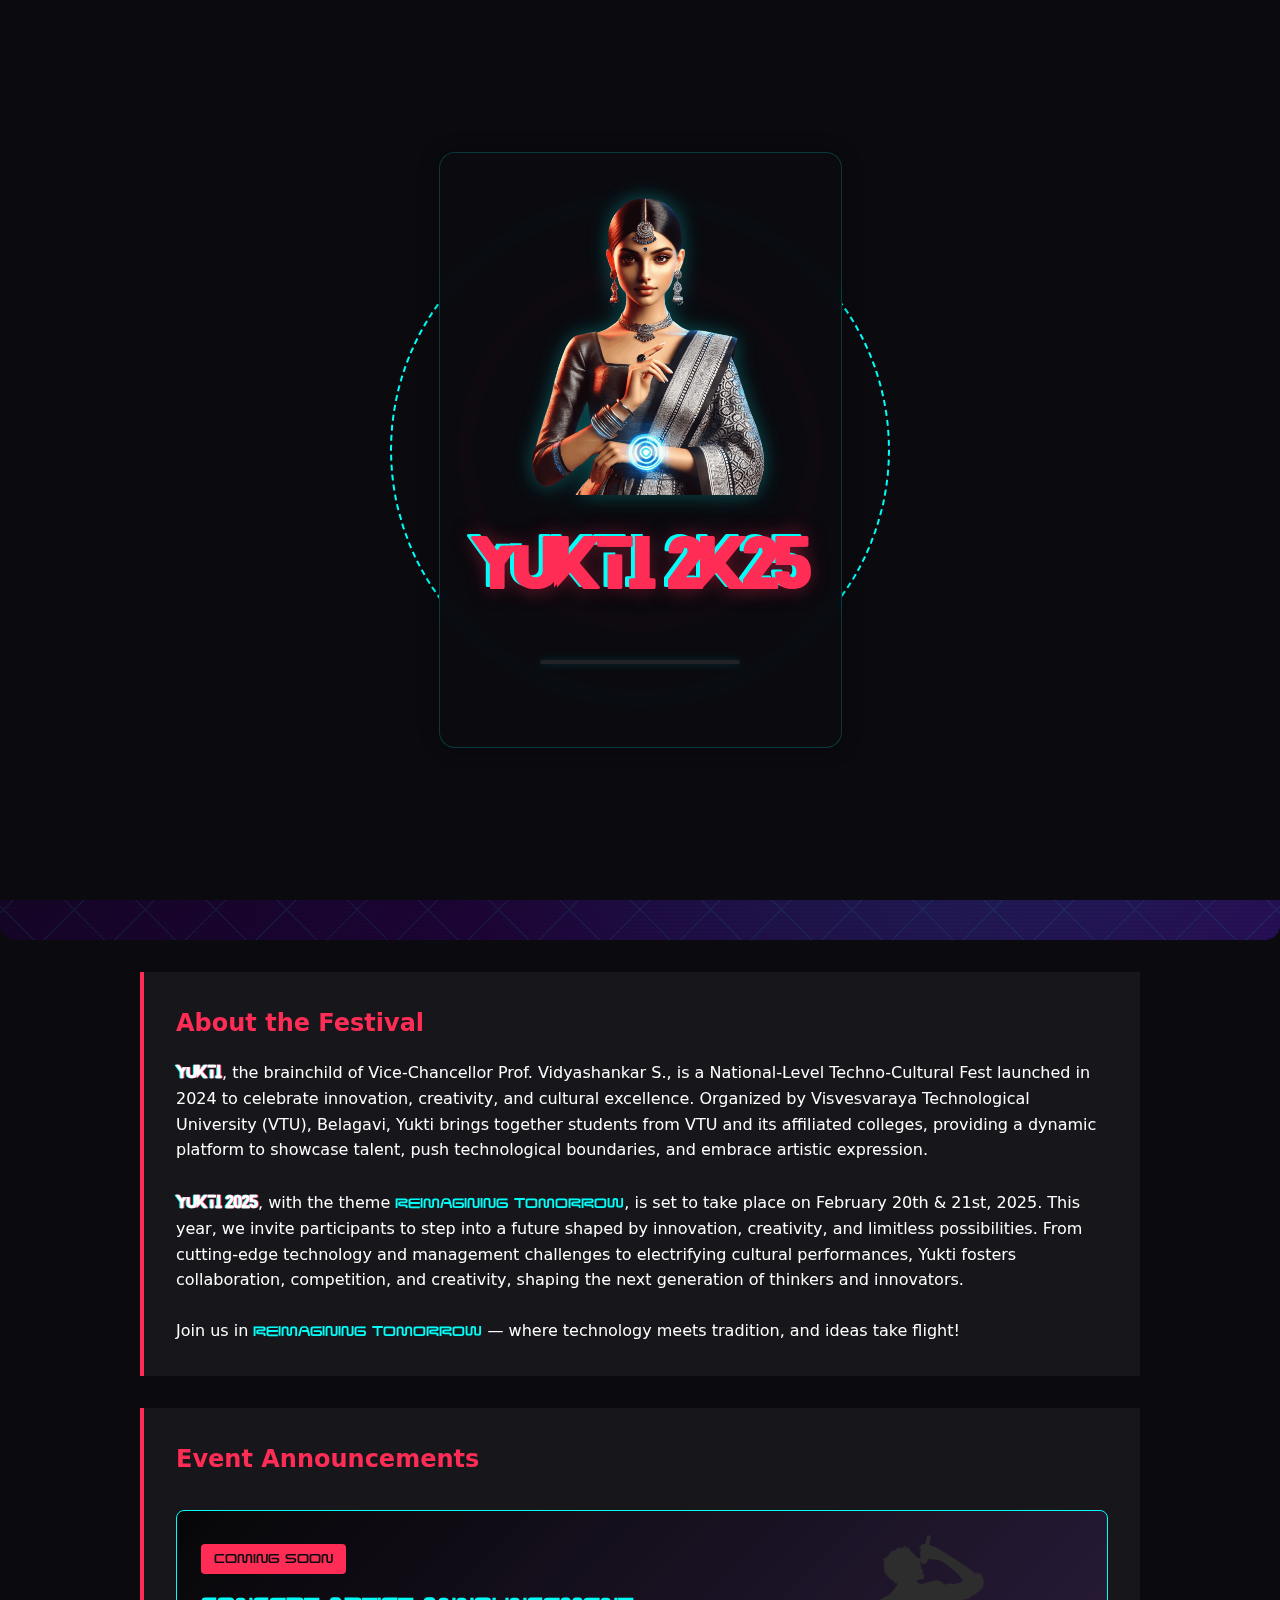
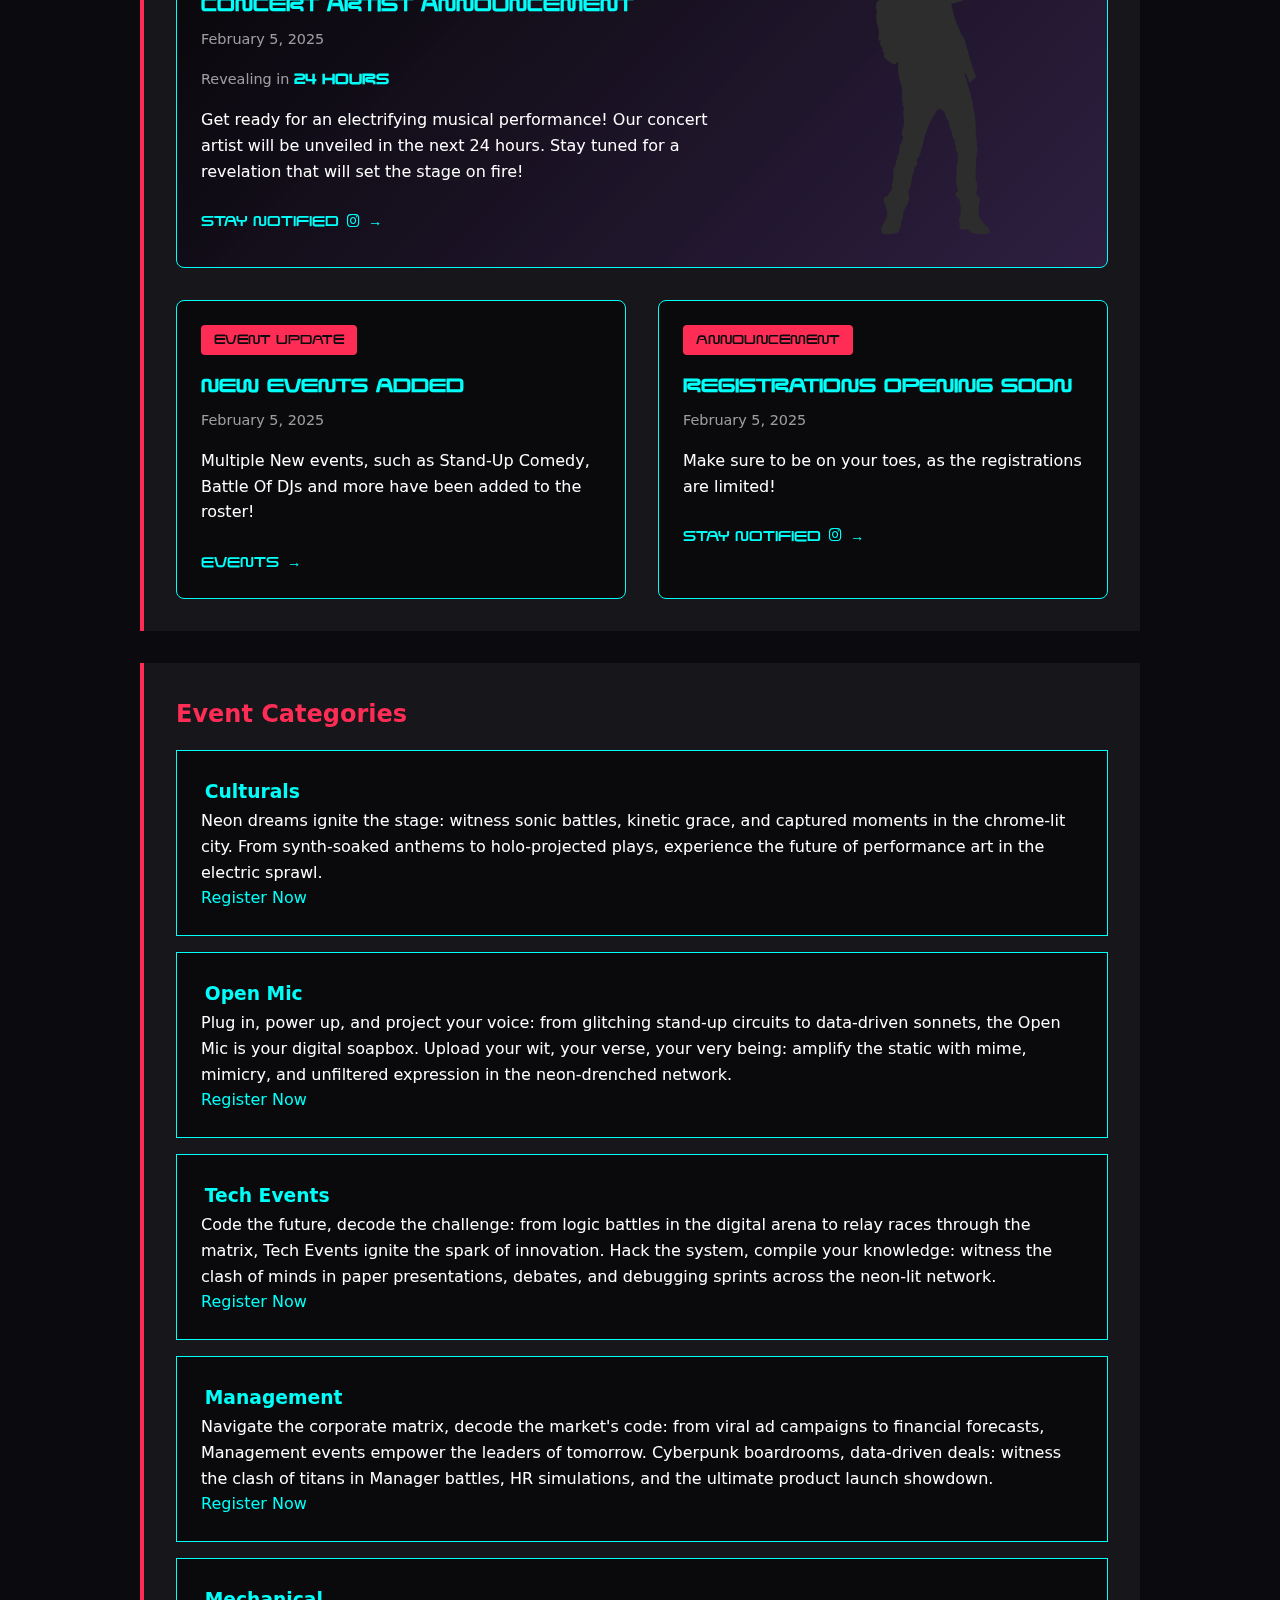
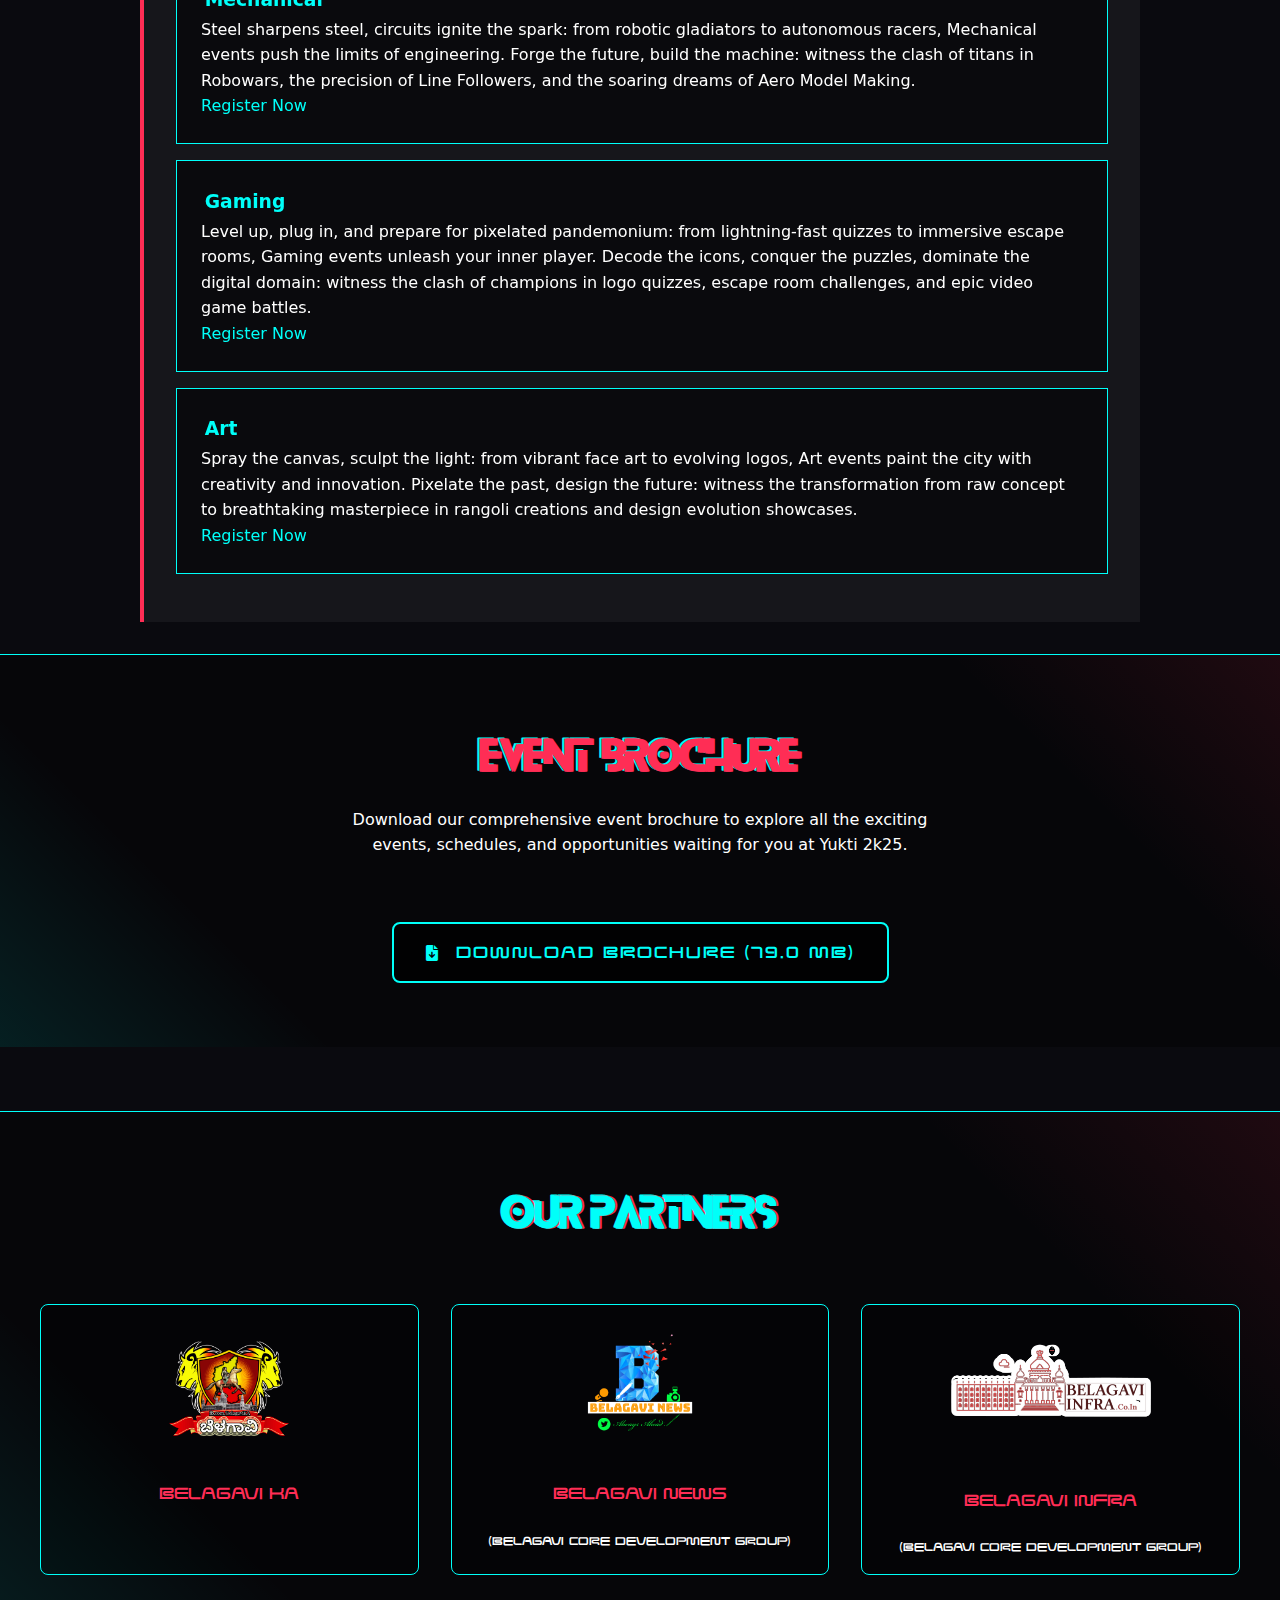
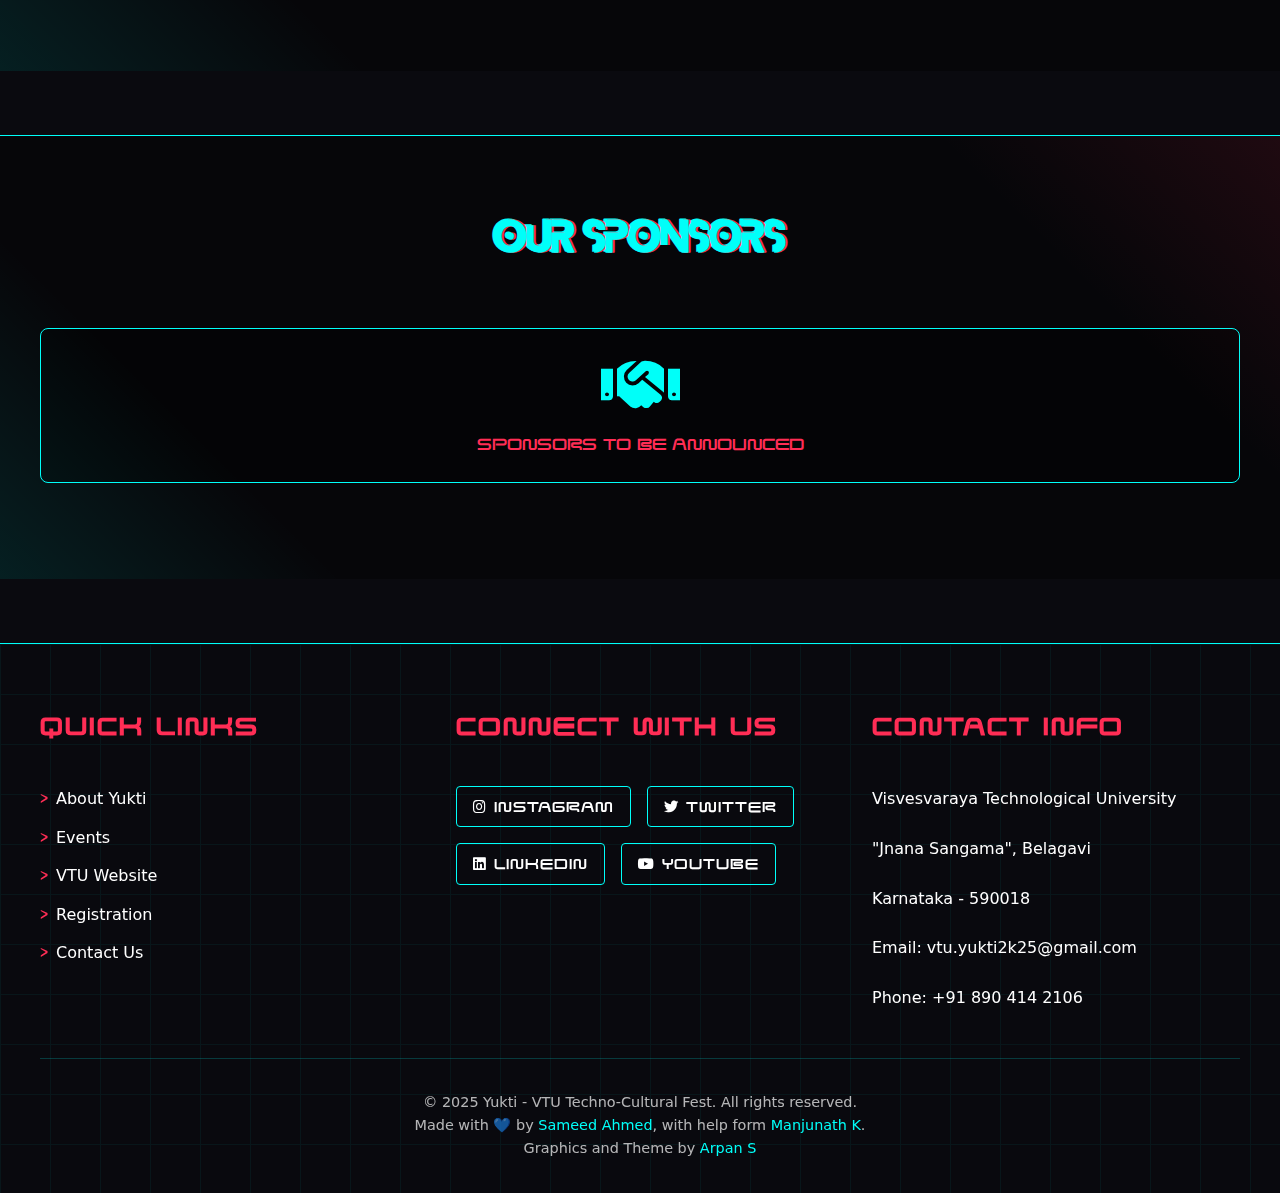
<file: index.html>
<!DOCTYPE html>
<!--suppress HtmlUnknownTarget -->
<html lang="en">
<head>
    <meta charset="UTF-8">
    <title>Yukti 2k25</title>
    <link rel="stylesheet" href="styles.css">
    <link rel="stylesheet" href="https://cdnjs.cloudflare.com/ajax/libs/font-awesome/6.0.0/css/all.min.css">
</head>
<body>
<div class="scroll-progress"></div>
<!-- Loading Screen -->
<div id="loading-screen">
    <div class="glyph-container">
        <div class="glyph-circle outer"></div>
        <div class="glyph-circle middle"></div>
        <div class="glyph-circle inner"></div>
    </div>
    <div class="loader-content">
        <img src="assets/navisha-intro.png" class="loader-img" alt="Navisha">
        <h1 class="loader-title">Yukti 2k25</h1>
        <div class="loader-bar">
            <div class="loader-progress"></div>
        </div>
        <p class="loader-text">Reimagining tomorrow...</p>
    </div>
</div>
<!-- Navbar -->
<nav class="navbar">
    <div class="image-div">
        <a href="https://vtu.ac.in">
            <img src="/assets/VTULogo.png" alt="VTU Logo" class="nav-logo">
        </a>
    </div>
    <a href="https://yukti.bastamasta.dev" class="nav-brand">Yukti 2k25</a>
    <div class="nav-links">
        <a href="#home" class="nav-link">Home</a>
        <a href="#about" class="nav-link">About</a>
        <a href="#events" class="nav-link">Events</a>
    </div>
</nav>

<!-- Announcement Banner -->
<div class="announcement-banner">
    <div class="announcement-track">
        <div class="announcement-content">
            <span class="announcement-item">
                <i class="fas fa-calendar-alt"></i>
                Registrations opening soon!
            </span>
            <span class="announcement-divider">◈</span>
            <span class="announcement-item">
                <i class="fas fa-exclamation-circle"></i>
                Venues Updated for All Events! Check them out on the <a href="#events">event pages!</a>
            </span>
            <span class="announcement-divider">◈</span>
            <span class="announcement-item">
                <i class="fas fa-exclamation-circle"></i>
                Concert Artist to be revealed soon!
            </span>
            <span class="announcement-divider">◈</span>
        </div>
        <!-- Duplicate for seamless loop -->
        <div class="announcement-content">
            <span class="announcement-item">
                <i class="fas fa-calendar-alt"></i>
                Registrations opening soon!
            </span>
            <span class="announcement-divider">◈</span>
            <span class="announcement-item">
                <i class="fas fa-exclamation-circle"></i>
                Venues Updated for All Events! Check them out on the <a href="#events">event pages!</a>
            </span>
            <span class="announcement-divider">◈</span>
            <span class="announcement-item">
                <i class="fas fa-exclamation-circle"></i>
                Concert Artist to be revealed soon!
            </span>
            <span class="announcement-divider">◈</span>
        </div>
    </div>
</div>

<!-- Main Glitching Background -->
<div id="home" class="hero neon-area">
    <div class="grid-bg"></div>
    <div class="glitch-container">
        <h1 class="glitch">Yukti 2k25</h1>
        <p class="subtitle">Reimagining tomorrow</p>
    </div>

<!--    Event Countdown Timer    -->
    <div class="countdown">
        <div class="countdown-item">
            <span class="countdown-value" id="days">00</span>
            <span class="countdown-label">Days</span>
        </div>
        <div class="countdown-item">
            <span class="countdown-value" id="hours">00</span>
            <span class="countdown-label">Hours</span>
        </div>
        <div class="countdown-item">
            <span class="countdown-value" id="minutes">00</span>
            <span class="countdown-label">Minutes</span>
        </div>
        <div class="countdown-item">
            <span class="countdown-value" id="seconds">00</span>
            <span class="countdown-label">Seconds</span>
        </div>
    </div>
    
</div>

<!-- Main Content Body-->
<div id="about" class="content  adjust-scroll">
    <h2>About the Festival</h2>
    <p>
        <span class="yuk">Yukti</span>, the brainchild of Vice-Chancellor Prof. Vidyashankar S., is a National-Level Techno-Cultural Fest launched in 2024 to celebrate innovation, creativity, and cultural excellence. Organized by Visvesvaraya Technological University (VTU), Belagavi, Yukti brings together students from VTU and its affiliated colleges, providing a dynamic platform to showcase talent, push technological boundaries, and embrace artistic expression.
        </p><br><p>
    <span class="yuk">Yukti 2025</span>, with the theme <span class="rem-tom">Reimagining Tomorrow</span>, is set to take place on February 20th & 21st, 2025. This year, we invite participants to step into a future shaped by innovation, creativity, and limitless possibilities. From cutting-edge technology and management challenges to electrifying cultural performances, Yukti fosters collaboration, competition, and creativity, shaping the next generation of thinkers and innovators.
        </p><br><p>
    Join us in <span class="rem-tom">Reimagining Tomorrow</span> — where technology meets tradition, and ideas take flight!
    </p>
</div>

<!--News Section-->
<div id="news" class="content adjust-scroll">
    <h2>Event Announcements</h2>
    <div class="news-grid">
        <!-- Featured News Item -->
        <div class="news-card featured">
            <div class="news-content">
                <div class="news-details">
                    <span class="news-tag">Coming Soon</span>
                    <h3>Concert Artist Announcement</h3>
                    <p class="news-date">February 5, 2025</p>
                    <p class="news-date">Revealing in <span id="artist-countdown">24 Hours</span></p>
                    <p class="news-excerpt">Get ready for an electrifying musical performance! Our concert artist will be unveiled in the next 24 hours. Stay tuned for a revelation that will set the stage on fire!</p>
                    <a href="https://www.instagram.com/yukti_vtu/" class="news-link">Stay Notified<i class="fab fa-instagram"></i></a>
                </div>
                <div class="news-image">
                    <img src="assets/artist-sil.png" alt="Mystery Artist" class="mystery-artist-image" />
                </div>
            </div>
        </div>

        <!-- Regular News Items -->
        <div class="news-card">
            <div class="news-content">
                <span class="news-tag">Event Update</span>
                <h3>New Events Added</h3>
                <p class="news-date">February 5, 2025</p>
                <p class="news-excerpt">Multiple New events, such as Stand-Up Comedy, Battle Of DJs and more have been added to the roster!</p>
                <a href="#events" class="news-link">Events</a>
            </div>
        </div>

        <div class="news-card">
            <div class="news-content">
                <span class="news-tag">Announcement</span>
                <h3>Registrations Opening Soon</h3>
                <p class="news-date">February 5, 2025</p>
                <p class="news-excerpt">Make sure to be on your toes, as the registrations are limited!</p>
                <a href="https://www.instagram.com/yukti_vtu/" class="news-link">Stay Notified<i class="fab fa-instagram"></i></a>
            </div>
        </div>
    </div>
</div>

<div id="events" class="content adjust-scroll">
    <h2>Event Categories</h2>

    <!--  Culturals  -->
    <div class="event-card" data-url="https://yukti.bastamasta.dev/events/culturals">
        <h3>Culturals</h3>
        <p>Neon dreams ignite the stage: witness sonic battles, kinetic grace, and captured moments in the chrome-lit city.
            From synth-soaked anthems to holo-projected plays, experience the future of performance art in the electric sprawl.</p>
        <span class="card-link">Register Now</span>
    </div>

    <!--  Open Mic  -->
    <div class="event-card" data-url="https://yukti.bastamasta.dev/events/open-mic">
        <h3>Open Mic</h3>
        <p>Plug in, power up, and project your voice:  from glitching stand-up circuits to data-driven sonnets, the Open Mic is your digital soapbox.
            Upload your wit, your verse, your very being:  amplify the static with mime, mimicry, and unfiltered expression in the neon-drenched network.</p>
        <span class="card-link">Register Now</span>
    </div>

    <!--  Tech Events  -->
    <div class="event-card" data-url="https://yukti.bastamasta.dev/events/tech">
        <h3>Tech Events</h3>
        <p>Code the future, decode the challenge: from logic battles in the digital arena to relay races through the matrix, Tech Events ignite the spark of innovation.
            Hack the system, compile your knowledge:  witness the clash of minds in paper presentations, debates, and debugging sprints across the neon-lit network.</p>
        <span class="card-link">Register Now</span>
    </div>

    <!--  Management  -->
    <div class="event-card" data-url="https://yukti.bastamasta.dev/events/management">
        <h3>Management</h3>
        <p>Navigate the corporate matrix, decode the market's code: from viral ad campaigns to financial forecasts, Management events empower the leaders of tomorrow.
            Cyberpunk boardrooms, data-driven deals: witness the clash of titans in Manager battles, HR simulations, and the ultimate product launch showdown.</p>
        <span class="card-link">Register Now</span>
    </div>

    <!--  Mechanical  -->
    <div class="event-card" data-url="https://yukti.bastamasta.dev/events/mechanical">
        <h3>Mechanical</h3>
        <p>Steel sharpens steel, circuits ignite the spark: from robotic gladiators to autonomous racers, Mechanical events push the limits of engineering.
            Forge the future, build the machine: witness the clash of titans in Robowars, the precision of Line Followers, and the soaring dreams of Aero Model Making.</p>
        <span class="card-link">Register Now</span>
    </div>

    <!--  Gaming  -->
    <div class="event-card" data-url="https://yukti.bastamasta.dev/events/gaming">
        <h3>Gaming</h3>
        <p>Level up, plug in, and prepare for pixelated pandemonium: from lightning-fast quizzes to immersive escape rooms, Gaming events unleash your inner player.
            Decode the icons, conquer the puzzles, dominate the digital domain: witness the clash of champions in logo quizzes, escape room challenges, and epic video game battles.</p>
        <span class="card-link">Register Now</span>
    </div>

    <!--  Art  -->
    <div class="event-card" data-url="https://yukti.bastamasta.dev/events/art">
        <h3>Art</h3>
        <p>Spray the canvas, sculpt the light: from vibrant face art to evolving logos, Art events paint the city with creativity and innovation.
            Pixelate the past, design the future: witness the transformation from raw concept to breathtaking masterpiece in rangoli creations and design evolution showcases.</p>
        <span class="card-link">Register Now</span>
    </div>
</div>

<!-- Brochure Download Section -->
<div class="brochure-section">
    <h2 class="brochure-title">Event Brochure</h2>
    <p class="brochure-description">
        Download our comprehensive event brochure to explore all the exciting events, schedules, and opportunities waiting for you at Yukti 2k25.
    </p>
    <a href="assets/yukti-2k25-brochure.pdf" download class="download-button">
        <i class="fas fa-file-download"></i>
        Download Brochure (79.0 MB)
    </a>
</div>
<!-- Partners Section-->
<div class="sponsors-section">
    <h2 class="sponsor-title">Our Partners</h2>
    <div class="sponsors-grid">
        <div class="sponsor-card">
            <img src="assets/partner/belagavika.png" alt="Sponsor 1" class="sponsor-logo">
            <span class="sponsor-name">Belagavi KA</span>
        </div>
        <div class="sponsor-card">
            <img src="assets/partner/bgmnews.png" alt="Sponsor 2" class="sponsor-logo">
            <span class="sponsor-name">Belagavi News</span><br>
            <p>(Belagavi Core Development Group)</p>
        </div>
        <div class="sponsor-card-infra">
            <img src="assets/partner/bgminfra.png" alt="Sponsor 3" class="sponsor-logo-infra">
            <span class="sponsor-name">Belagavi Infra</span><br>
            <p>(Belagavi Core Development Group)</p>
        </div>

        <!-- Add more sponsor cards as needed -->
    </div>
</div>

<!-- Sponsors Section -->
<div class="sponsors-section">
    <h2 class="sponsor-title">Our Sponsors</h2>
    <div class="sponsors-grid">
        <!-- Platinum Sponsors -->
        <div class="sponsor-card">
<!--            <img src="path/to/sponsor1-logo.png" alt="Sponsor 1" class="sponsor-logo">-->
            <i class="fa-solid fa-handshake"></i>
            <span class="sponsor-name">Sponsors To Be Announced</span>
        </div>
<!--        <div class="sponsor-card">-->
<!--            <img src="path/to/sponsor1-logo.png" alt="Sponsor 2" class="sponsor-logo">-->
<!--            <span class="sponsor-name">Platinum Sponsor</span>-->
<!--        </div>-->

<!--        &lt;!&ndash; Gold Sponsors &ndash;&gt;-->
<!--        <div class="sponsor-card">-->
<!--            <img src="path/to/sponsor2-logo.png" alt="Sponsor 3" class="sponsor-logo">-->
<!--            <span class="sponsor-name">Gold Sponsor</span>-->
<!--        </div>-->
<!--        <div class="sponsor-card">-->
<!--            <img src="path/to/sponsor2-logo.png" alt="Sponsor 4" class="sponsor-logo">-->
<!--            <span class="sponsor-name">Gold Sponsor</span>-->
<!--        </div>-->

        <!-- Add more sponsor cards as needed -->
    </div>
</div>

<!-- Footer -->
<footer class="footer">
    <div class="footer-content">
        <div class="footer-grid">
            <!-- Quick Links Section -->
            <div class="footer-section">
                <h3>Quick Links</h3>
                <div class="quick-links">
                    <a href="#about" class="quick-link">About Yukti</a>
                    <a href="#events" class="quick-link">Events</a>
                    <a href="https://vtu.ac.in" class="quick-link">VTU Website</a>
                    <a href="https://yukti.bastamasta.dev/oops" class="quick-link">Registration</a>
                    <a href="#contacts" class="quick-link">Contact Us</a>
                </div>
            </div>

            <!-- Connect Section -->
            <div class="footer-section">
                <h3>Connect With Us</h3>
                <div class="social-links">
                    <a href="https://www.instagram.com/yukti_vtu?igsh=MWJvend5a3BsOWYzdw==" class="social-link"><i class="fab fa-instagram"></i> Instagram</a>
                    <a href="https://x.com/VTU_OFFICIAL_PR?t=1664Z_kmwNIND15jmzubsQ&s=08" class="social-link"><i class="fab fa-twitter"></i> Twitter</a>
                    <a href="https://www.linkedin.com/company/vtu-official-belagavi-pr/" class="social-link"><i class="fab fa-linkedin"></i> LinkedIn</a>
                    <a href="https://youtube.com/@yukti_vtu-op?si=X0i0t95cgdiow2Iy" class="social-link"><i class="fab fa-youtube"></i> YouTube</a>
                </div>
            </div>

            <!-- Contact Section -->
            <div class="footer-section" id="contacts">
                <h3>Contact Info</h3>
                <p>Visvesvaraya Technological University</p>
                <p>"Jnana Sangama", Belagavi</p>
                <p>Karnataka - 590018</p>
                <p>Email: vtu.yukti2k25@gmail.com</p>
                <p>Phone: +91 890 414 2106</p>
            </div>
        </div>

        <!-- Footer Bottom -->
        <div class="footer-bottom">
            <p>© 2025 Yukti - VTU Techno-Cultural Fest. All rights reserved.</p>
            <p>Made with 💙 by <a href="https://bastamasta.dev" target="_blank">Sameed Ahmed</a>, with help form
                <a href="https://github.com/memanju2005">Manjunath K</a>.</p>
            <p>Graphics and Theme by <a href="https://www.instagram.com/phoenixogd">Arpan S</a></p>
        </div>
    </div>
</footer>

<button id="backToTop" class="back-to-top"><i class="fa-solid fa-arrow-up"></i></button>

<script src="script.js"></script>
</body>
</html>
</file>
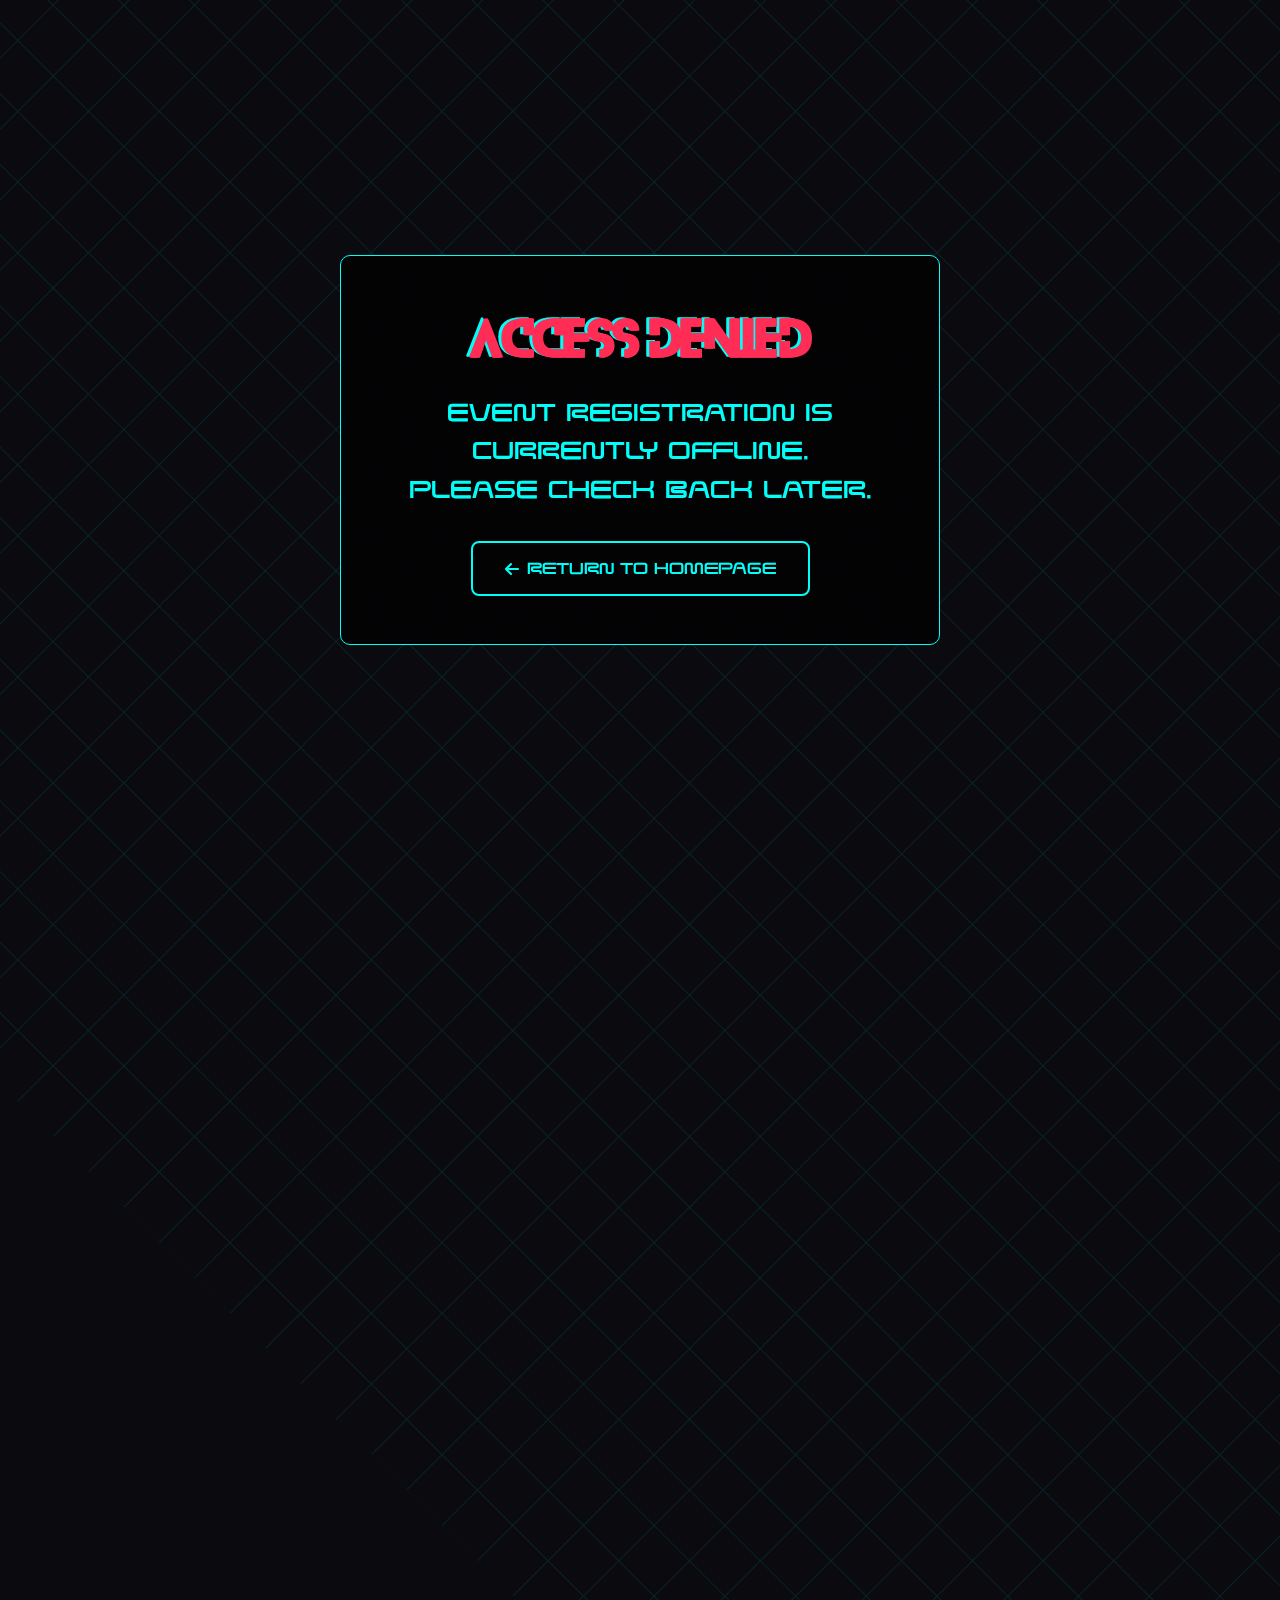
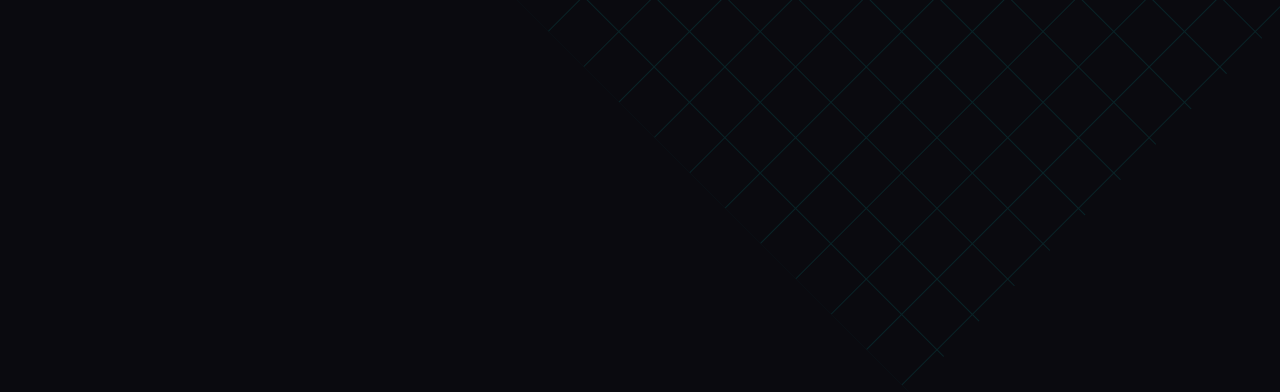
<file: oops/index.html>
<!DOCTYPE html>
<html lang="en">
<head>
  <meta charset="UTF-8">
  <title>Registration Closed - Yukti 2k25</title>
  <link rel="stylesheet" href="https://cdnjs.cloudflare.com/ajax/libs/font-awesome/6.0.0/css/all.min.css">
  <link rel="stylesheet" href="styles.css">
</head>
<body>
<div class="grid-bg"></div>
<div class="content">
  <h1 class="title">Access Denied</h1>
  <p class="message">Event registration is currently offline.<br>Please check back later.</p>
  <a href="https://yukti.bastamasta.dev" class="back-button">
    <i class="fas fa-arrow-left"></i>
    Return to Homepage
  </a>
</div>
</body>
</html>
</file>
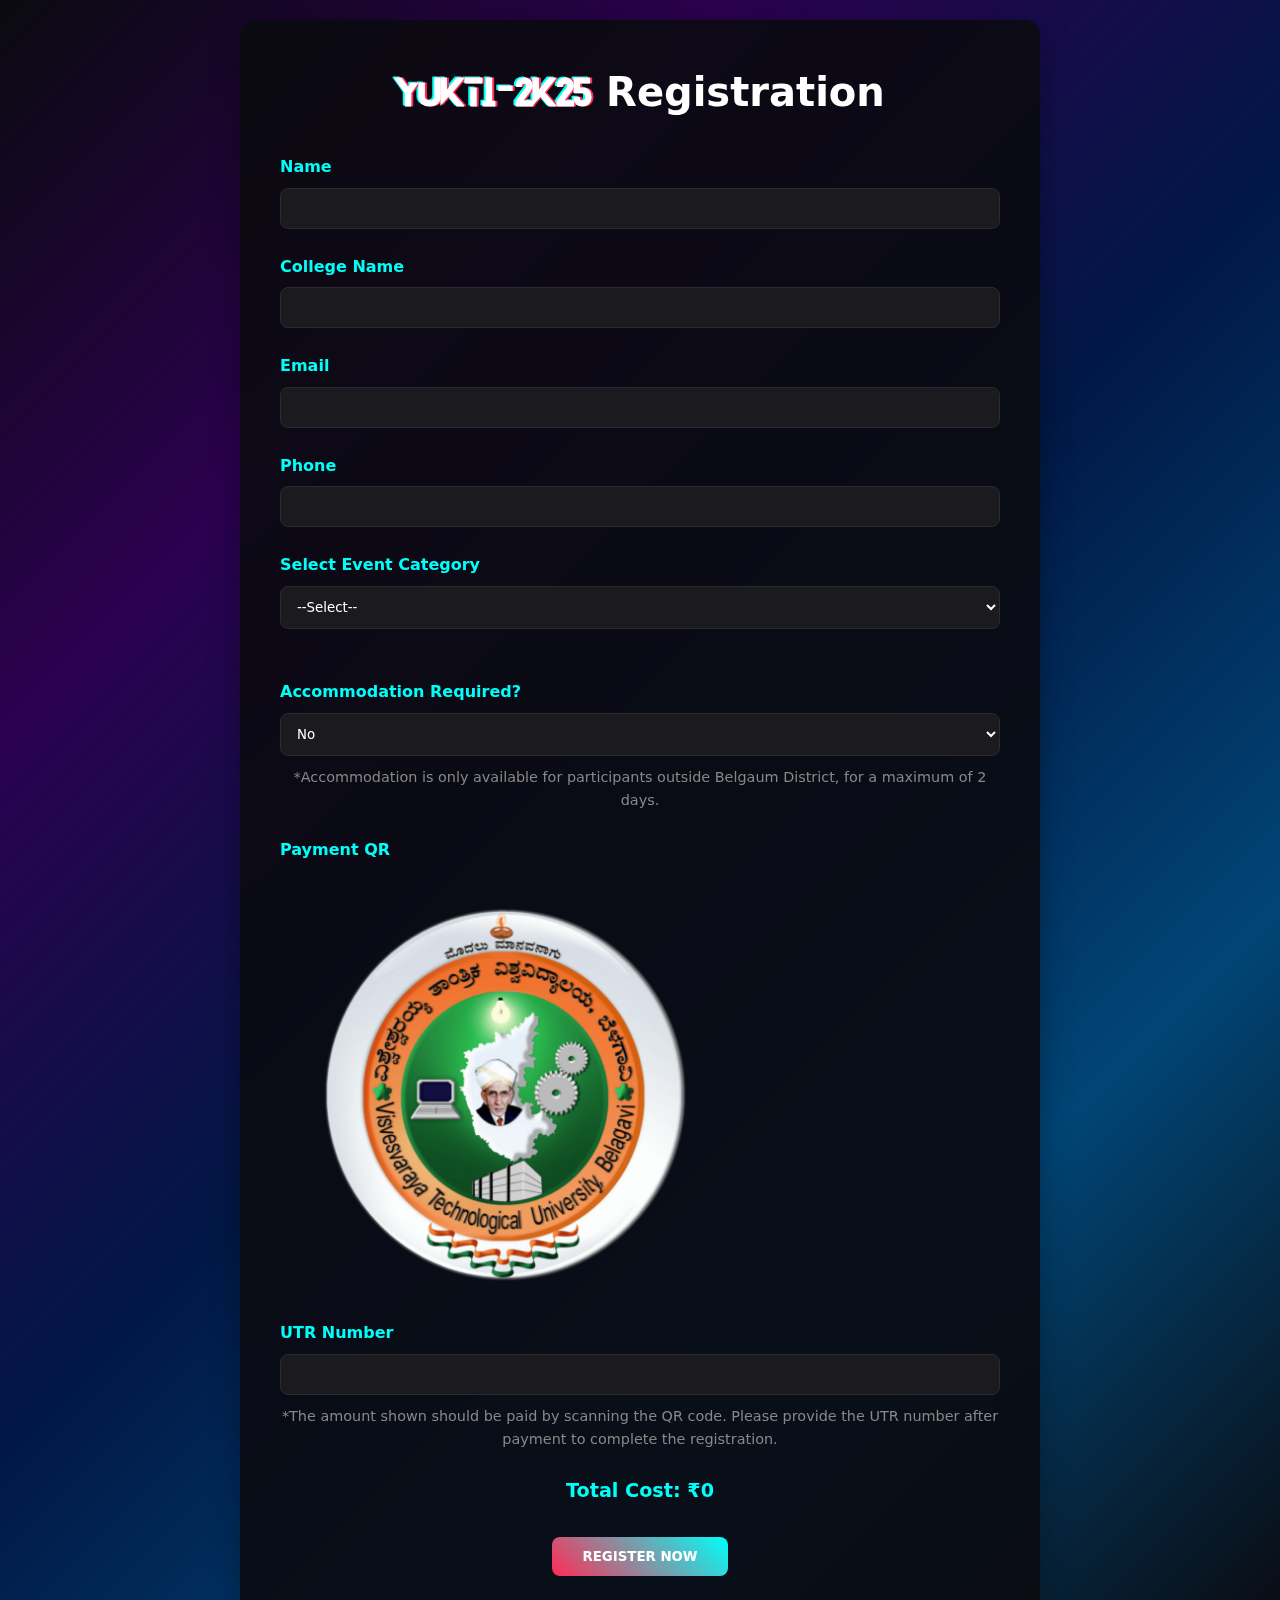
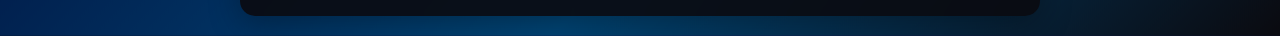
<file: register/index.html>
<!DOCTYPE html>
<html lang="en">
<head>
    <meta charset="UTF-8">
    <meta name="viewport" content="width=device-width, initial-scale=1.0">
    <title>Yukti-2K25 Registration Form</title>
    <link rel="stylesheet" href="styles.css">
    <script src="script.js"></script>
</head>
<body>
<div class="form-container">
    <h1><span class="yuk">Yukti-2K25</span> Registration</h1>
    <form action="https://formspree.io/f/mrbekadv" method="POST">
        <div class="form-group">
            <label for="name">Name</label>
            <input type="text" id="name" name="name" required>
        </div>

        <div class="form-group">
            <label for="college">College Name</label>
            <input type="text" id="college" name="college" required>
        </div>

        <div class="form-group">
            <label for="email">Email</label>
            <input type="email" id="email" name="email" required>
        </div>

        <div class="form-group">
            <label for="phone">Phone</label>
            <input type="tel" id="phone" name="phone" pattern="[0-9]{10}" maxlength="10" required>
    
        </div>

        <div class="form-group">
            <label for="eventCategory">Select Event Category</label>
            <select id="eventCategory" onchange="updateEvents(this.value)">
                <option value="">--Select--</option>
                <option value="Cultural">Cultural</option>
                <option value="Technical">Technical</option>
                <option value="Management">Management</option>
                <option value="Gaming & Adventure Zone">Gaming & Adventure Zone</option>
                <option value="Art & Creativity">Art & Creativity</option>
                <option value="Robotics & Mechanical">Robotics & Mechanical</option>
            </select>
        </div>

        <div id="eventCheckboxContainer" class="form-group">
            <!-- Event checkboxes will appear here -->
        </div>

        <div class="form-group">
            <label for="accommodation">Accommodation Required?</label>
            <select id="accommodation" name="accommodation">
                <option value="No">No</option>
                <option value="Yes">Yes</option>
            </select>
            <div class="note">*Accommodation is only available for participants outside Belgaum District, for a maximum of 2 days.</div>
        </div>

        <div class="form-group">
            <h4 class="image-header"> Payment QR </h4>
            <div class="image-div"> <img src="../assets/VTULogo.png" alt="Payment Qr Code"> </div>
            <label for="utr">UTR Number</label>
            <input type="text" id="utr" name="utr" required>
            <div class="note">*The amount shown should be paid by scanning the QR code. Please provide the UTR number after payment to complete the registration.</div>
        </div>

        <div id="totalCost" class="total-cost">Total Cost: ₹0</div>

        <div class="form-footer">
                <button type="submit">Register Now</button>
        </div>
    </form>
</div>
</body>
</html>
</file>
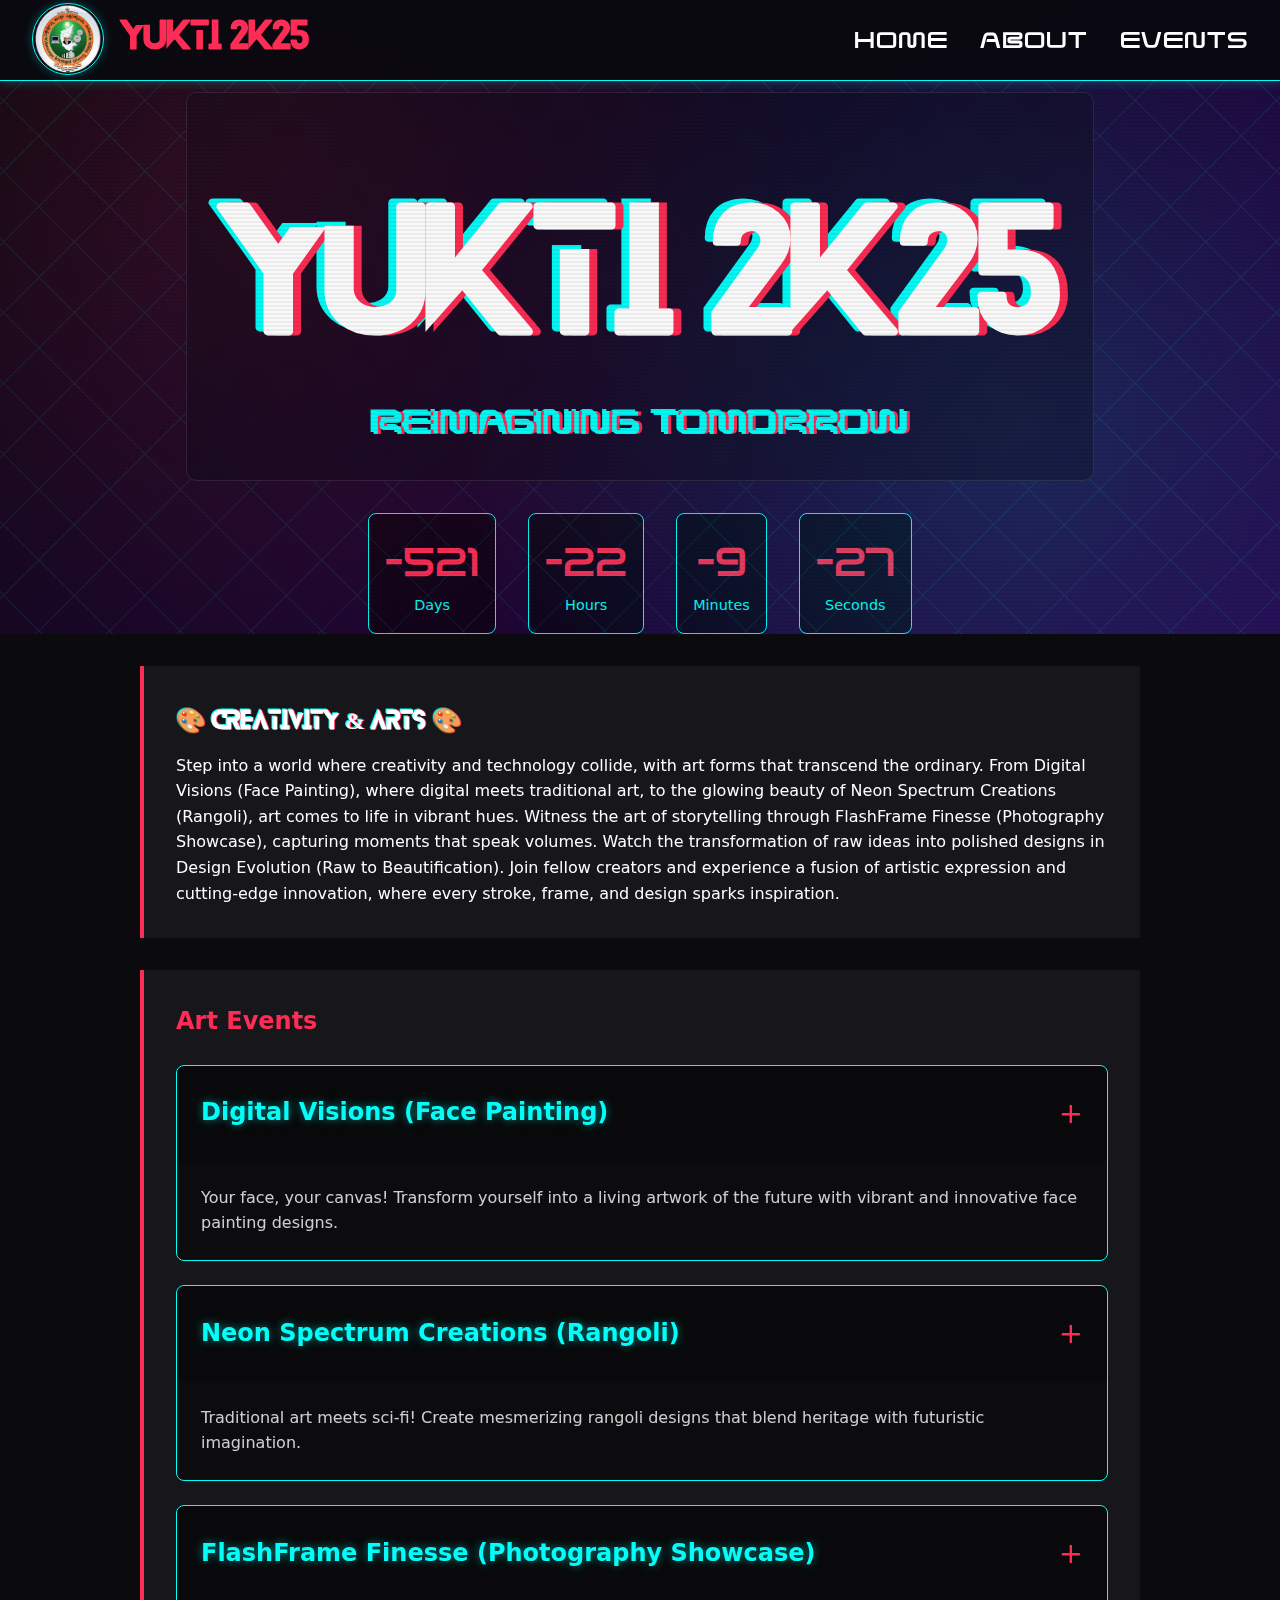
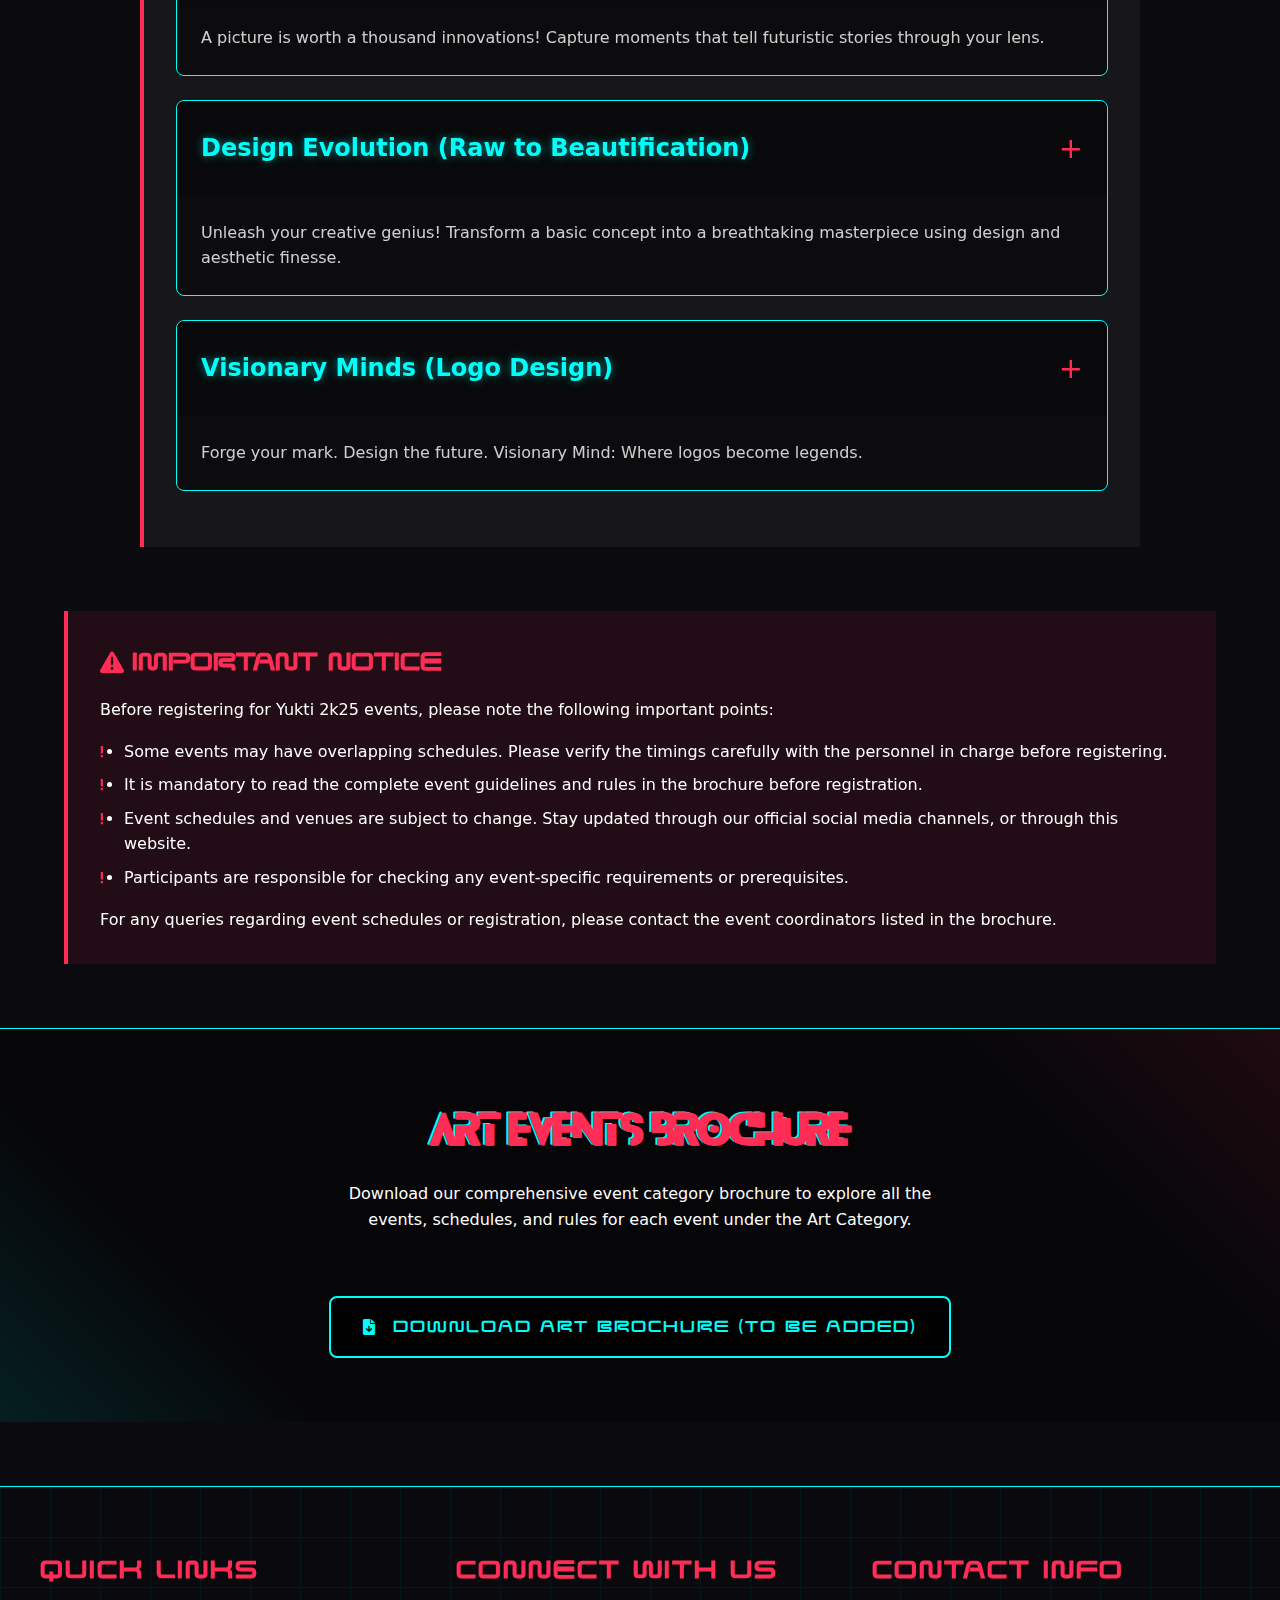
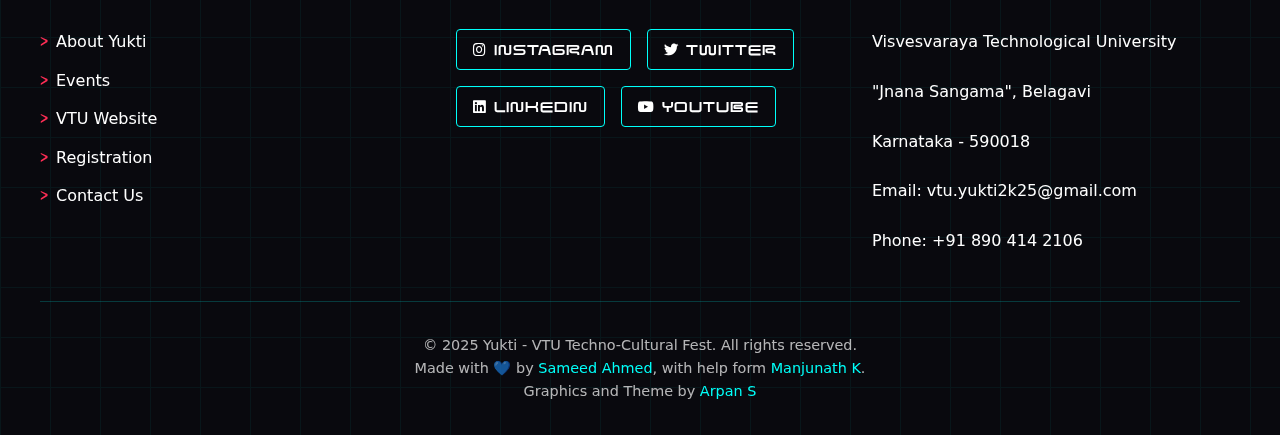
<file: events/art/index.html>
<!DOCTYPE html>
<html lang="en">
<head>
    <meta charset="UTF-8">
    <title>Yukti 2k25</title>
    <link rel="stylesheet" href="../styles.css">
    <link rel="stylesheet" href="https://cdnjs.cloudflare.com/ajax/libs/font-awesome/6.0.0/css/all.min.css">
</head>
<body>
<!--Scroll Indicator -->
<div class="scroll-progress"></div>

<nav class="navbar">
    <div class="image-div">
        <a href="https://vtu.ac.in" target="_blank">
            <img src="/assets/VTULogo.png" alt="VTU Logo" class="nav-logo">
        </a>
    </div>
    <a href="https://yukti.bastamasta.dev" class="nav-brand" target="_blank">Yukti 2k25</a>
    <div class="nav-links">
        <a href="#home" class="nav-link">Home</a>
        <a href="#about" class="nav-link">About</a>
        <a href="#events" class="nav-link">Events</a>
    </div>
</nav>

<div id="home" class="hero">
    <div class="grid-bg"></div>
    <div class="glitch-container">
        <h1 class="glitch">Yukti 2k25</h1>
        <p class="subtitle">Reimagining tomorrow</p>
    </div>
    <!--    Event Countdown Timer    -->
    <div class="countdown">
        <div class="countdown-item">
            <span class="countdown-value" id="days">00</span>
            <span class="countdown-label">Days</span>
        </div>
        <div class="countdown-item">
            <span class="countdown-value" id="hours">00</span>
            <span class="countdown-label">Hours</span>
        </div>
        <div class="countdown-item">
            <span class="countdown-value" id="minutes">00</span>
            <span class="countdown-label">Minutes</span>
        </div>
        <div class="countdown-item">
            <span class="countdown-value" id="seconds">00</span>
            <span class="countdown-label">Seconds</span>
        </div>
    </div>
</div>

<div id="about" class="content adjust-scroll">
    <h2>🎨 Creativity & Arts 🎨</h2>
    <p>
        Step into a world where creativity and technology collide, with art forms that transcend the ordinary.
        From Digital Visions (Face Painting), where digital meets traditional art, to the glowing beauty of Neon Spectrum
        Creations (Rangoli), art comes to life in vibrant hues. Witness the art of storytelling through FlashFrame Finesse
        (Photography Showcase), capturing moments that speak volumes. Watch the transformation of raw ideas into polished
        designs in Design Evolution (Raw to Beautification). Join fellow creators and experience a fusion of artistic
        expression and cutting-edge innovation, where every stroke, frame, and design sparks inspiration.
    </p>
</div>
<div id="events" class="content adjust-scroll">
    <h2>Art Events</h2>
    <!-- Face Painting -->
    <div class="event-card" data-url="https://bastamasta.dev/oops">
        <div class="card-header">
            <h3>Digital Visions (Face Painting)</h3>
            <span class="expand-icon">+</span>
        </div>
        <div class="card-preview">
            Your face, your canvas! Transform yourself into a living artwork of the future with vibrant and innovative
            face painting designs.
        </div>
        <div class="card-expanded">
            <div class="expanded-content">
                <h4>Event Details</h4>
                <p>Unleash your imagination on the ultimate canvas—your own face! Let neon shades, cyber motifs, and f
                    uturistic themes turn you into a walking masterpiece.</p>
                <div class="event-details">
                    <div class="detail-item">
                        <span class="detail-label">Date</span>
                        <span class="detail-value">Feb 20-21, 2025</span>
                    </div>
                    <div class="detail-item">
                        <span class="detail-label">Venue</span>
                        <span class="detail-value">Classroom (TBA)</span>
                    </div>
                    <div class="detail-item">
                        <span class="detail-label">Rewards</span>
                        <span class="detail-value">General Championship for the Institution</span>
                    </div>
                    <div class="detail-item">
                        <span class="detail-label">Contact</span>
                        <div class="contact-values">
                            <span class="detail-value">TBD</span>
                        </div>
                    </div>
                    <div class="detail-item">
                        <span class="detail-label">Max Participants Per Team</span>
                        <span class="detail-value">2</span>
                    </div>
                </div>
                <button class="register-btn" id="reg-btn"><span>Register Now</span></button>
            </div>
        </div>
    </div>

    <!-- Rangoli -->
    <div class="event-card" data-url="https://bastamasta.dev/oops">
        <div class="card-header">
            <h3>Neon Spectrum Creations (Rangoli)</h3>
            <span class="expand-icon">+</span>
        </div>
        <div class="card-preview">
            Traditional art meets sci-fi! Create mesmerizing rangoli designs that blend heritage with futuristic imagination.
        </div>
        <div class="card-expanded">
            <div class="expanded-content">
                <h4>Event Details</h4>
                <p>Infuse traditional rangoli with cyberpunk and neon aesthetics! Use colors, light effects, and
                    creativity to bring futuristic stories to life.</p>
                <div class="event-details">
                    <div class="detail-item">
                        <span class="detail-label">Date</span>
                        <span class="detail-value">Feb 20-21, 2025</span>
                    </div>
                    <div class="detail-item">
                        <span class="detail-label">Venue</span>
                        <span class="detail-value">Sports Complex: 1st Floor</span>
                    </div>
                    <div class="detail-item">
                        <span class="detail-label">Rewards</span>
                        <span class="detail-value">General Championship for the Institution</span>
                    </div>
                    <div class="detail-item">
                        <span class="detail-label">Contact</span>
                        <div class="contact-values">
                            <span class="detail-value">Kaveri R K: +91 9535378221</span>
                        </div>
                    </div>
                    <div class="detail-item">
                        <span class="detail-label">Max Participants Per Team</span>
                        <span class="detail-value">1 (Individual Event)</span>
                    </div>
                </div>
                <button class="register-btn" id="reg-btn1"><span>Register Now</span></button>
            </div>
        </div>
    </div>

    <!-- Photography Showcase -->
    <div class="event-card" data-url="https://bastamasta.dev/oops">
        <div class="card-header">
            <h3>FlashFrame Finesse (Photography Showcase)</h3>
            <span class="expand-icon">+</span>
        </div>
        <div class="card-preview">
            A picture is worth a thousand innovations! Capture moments that tell futuristic stories through your lens.
        </div>
        <div class="card-expanded">
            <div class="expanded-content">
                <h4>Event Details</h4>
                <p>Step into the future through your camera lens! Capture the essence of tomorrow with stunning,
                    futuristic photography that speaks volumes.</p>
                <div class="event-details">
                    <div class="detail-item">
                        <span class="detail-label">Date</span>
                        <span class="detail-value">Feb 20-21, 2025</span>
                    </div>
                    <div class="detail-item">
                        <span class="detail-label">Venue</span>
                        <span class="detail-value">TBA</span>
                    </div>
                    <div class="detail-item">
                        <span class="detail-label">Rewards</span>
                        <span class="detail-value">General Championship for the Institution</span>
                    </div>
                    <div class="detail-item">
                        <span class="detail-label">Contact</span>
                        <div class="contact-values">
                            <span class="detail-value">TBD</span>
                        </div>
                    </div>
                    <div class="detail-item">
                        <span class="detail-label">Max Participants Per Team</span>
                        <span class="detail-value">1 (Individual Event)</span>
                    </div>
                </div>
                <button class="register-btn" id="reg-btn2"><span>Register Now</span></button>
            </div>
        </div>
    </div>

    <!-- Raw to Beautification -->
    <div class="event-card" data-url="https://bastamasta.dev/oops">
        <div class="card-header">
            <h3>Design Evolution (Raw to Beautification)</h3>
            <span class="expand-icon">+</span>
        </div>
        <div class="card-preview">
            Unleash your creative genius! Transform a basic concept into a breathtaking masterpiece using design and
            aesthetic finesse.
        </div>
        <div class="card-expanded">
            <div class="expanded-content">
                <h4>Event Details</h4>
                <p>From a rough sketch to a masterpiece! Bring out the artist in you by transforming raw concepts into
                    visually stunning creations with futuristic themes.</p>
                <div class="event-details">
                    <div class="detail-item">
                        <span class="detail-label">Date</span>
                        <span class="detail-value">Feb 20-21, 2025</span>
                    </div>
                    <div class="detail-item">
                        <span class="detail-label">Venue</span>
                        <span class="detail-value">Classroom (TBA)</span>
                    </div>
                    <div class="detail-item">
                        <span class="detail-label">Rewards</span>
                        <span class="detail-value">General Championship for the Institution</span>
                    </div>
                    <div class="detail-item">
                        <span class="detail-label">Contact</span>
                        <div class="contact-values">
                            <span class="detail-value">TBD</span>
                        </div>
                    </div>
                    <div class="detail-item">
                        <span class="detail-label">Max Participants Per Team</span>
                        <span class="detail-value">TBD</span>
                    </div>
                </div>
                <button class="register-btn" id="reg-btn3">
                    <span>Register Now</span>
                </button>
            </div>
        </div>
    </div>

    <!-- Logo Design -->
    <div class="event-card" data-url="https://bastamasta.dev/oops">
        <div class="card-header">
            <h3>Visionary Minds (Logo Design)</h3>
            <span class="expand-icon">+</span>
        </div>
        <div class="card-preview">
            Forge your mark. Design the future. Visionary Mind: Where logos become legends.
        </div>
        <div class="card-expanded">
            <div class="expanded-content">
                <h4>Event Details</h4>
                <p>In the chrome canyons of design, a single glyph can ignite a revolution. Visionary Mind:
                    Craft the icon that echoes through the digital age.</p>
                <div class="event-details">
                    <div class="detail-item">
                        <span class="detail-label">Date</span>
                        <span class="detail-value">Feb 20-21, 2025</span>
                    </div>
                    <div class="detail-item">
                        <span class="detail-label">Venue</span>
                        <span class="detail-value">Classroom (TBA)</span>
                    </div>
                    <div class="detail-item">
                        <span class="detail-label">Rewards</span>
                        <span class="detail-value">General Championship for the Institution</span>
                    </div>
                    <div class="detail-item">
                        <span class="detail-label">Contact</span>
                        <div class="contact-values">
                            <span class="detail-value">TBD</span>
                        </div>
                    </div>
                    <div class="detail-item">
                        <span class="detail-label">Max Participants Per Team</span>
                        <span class="detail-value">TBD</span>
                    </div>
                </div>
                <button class="register-btn" id="reg-btn4">
                    <span>Register Now</span>
                </button>
            </div>
        </div>
    </div>
</div>

<!-- Disclaimer Section -->
<div class="disclaimer-section">
    <h3 class="disclaimer-title">
        <i class="fas fa-exclamation-triangle"></i>
        Important Notice
    </h3>
    <div class="disclaimer-content">
        <p>Before registering for Yukti 2k25 events, please note the following important points:</p>
        <ul class="disclaimer-points">
            <li>Some events may have overlapping schedules. Please verify the timings carefully with the personnel in
                charge before registering.</li>
            <li>It is mandatory to read the complete event guidelines and rules in the brochure before registration.</li>
            <li>Event schedules and venues are subject to change. Stay updated through our official social media
                channels, or through this website.</li>
            <li>Participants are responsible for checking any event-specific requirements or prerequisites.</li>
        </ul>
        <p style="margin-top: 1rem;">For any queries regarding event schedules or registration, please contact the event
            coordinators listed in the brochure.</p>
    </div>
</div>

<!-- Brochure Download Section -->
<div class="brochure-section">
    <h2 class="brochure-title">Art Events Brochure</h2>
    <p class="brochure-description">
        Download our comprehensive event category brochure to explore all the events, schedules, and rules for each event under the Art Category.
    </p>
    <a href="../../assets/event-brochures/art.pdf" download class="download-button">
        <i class="fas fa-file-download"></i>
        Download Art Brochure (To Be Added)
    </a>
</div>

<!-- Footer -->
<footer class="footer">
    <div class="footer-content">
        <div class="footer-grid">
            <!-- Quick Links Section -->
            <div class="footer-section">
                <h3>Quick Links</h3>
                <div class="quick-links">
                    <a href="https://yukti.bastamasta.dev/#about" class="quick-link">About Yukti</a>
                    <a href="https://yukti.bastamasta.dev/#events" class="quick-link">Events</a>
                    <a href="https://vtu.ac.in" class="quick-link">VTU Website</a>
                    <a href="https://yukti.bastamasta.dev/oops" class="quick-link">Registration</a>
                    <a href="#contacts" class="quick-link">Contact Us</a>
                </div>
            </div>

            <!-- Connect Section -->
            <div class="footer-section">
                <h3>Connect With Us</h3>
                <div class="social-links">
                    <a href="https://www.instagram.com/yukti_vtu?igsh=MWJvend5a3BsOWYzdw==" class="social-link"><i class="fab fa-instagram"></i> Instagram</a>
                    <a href="https://x.com/VTU_OFFICIAL_PR?t=1664Z_kmwNIND15jmzubsQ&s=08" class="social-link"><i class="fab fa-twitter"></i> Twitter</a>
                    <a href="https://www.linkedin.com/company/vtu-official-belagavi-pr/" class="social-link"><i class="fab fa-linkedin"></i> LinkedIn</a>
                    <a href="https://youtube.com/@yukti_vtu-op?si=X0i0t95cgdiow2Iy" class="social-link"><i class="fab fa-youtube"></i> YouTube</a>
                </div>
            </div>

            <!-- Contact Section -->
            <div class="footer-section" id="contacts">
                <h3>Contact Info</h3>
                <p>Visvesvaraya Technological University</p>
                <p>"Jnana Sangama", Belagavi</p>
                <p>Karnataka - 590018</p>
                <p>Email: vtu.yukti2k25@gmail.com</p>
                <p>Phone: +91 890 414 2106</p>
            </div>
        </div>

        <!-- Footer Bottom -->
        <div class="footer-bottom">
            <p>© 2025 Yukti - VTU Techno-Cultural Fest. All rights reserved.</p>
            <p>Made with 💙 by <a href="https://bastamasta.dev" target="_blank">Sameed Ahmed</a>, with help form
                <a href="https://github.com/memanju2005">Manjunath K</a>.</p>
            <p>Graphics and Theme by <a href="https://www.instagram.com/phoenixogd">Arpan S</a></p>
        </div>
    </div>
</footer>
<button id="backToTop" class="back-to-top"><i class="fa-solid fa-arrow-up"></i></button>
<script src="../script.js"></script>
</body>
</html>
</file>
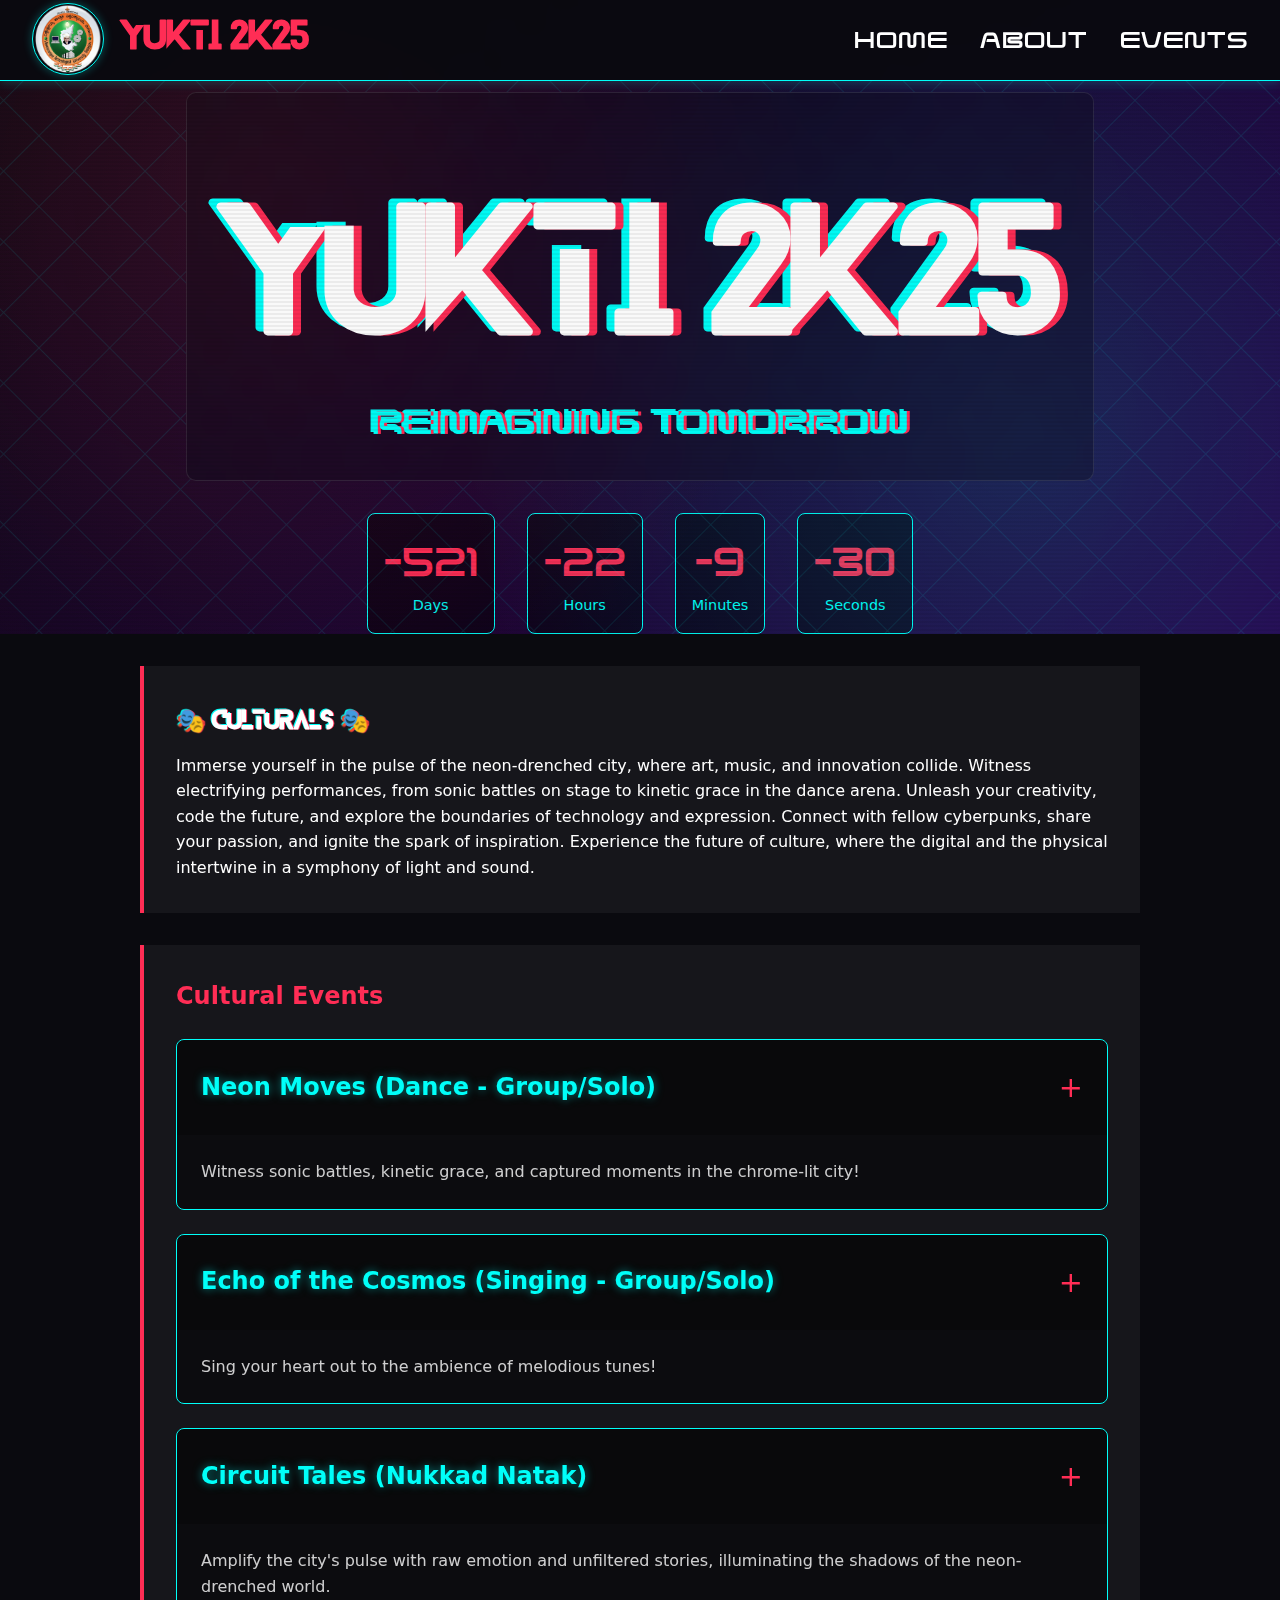
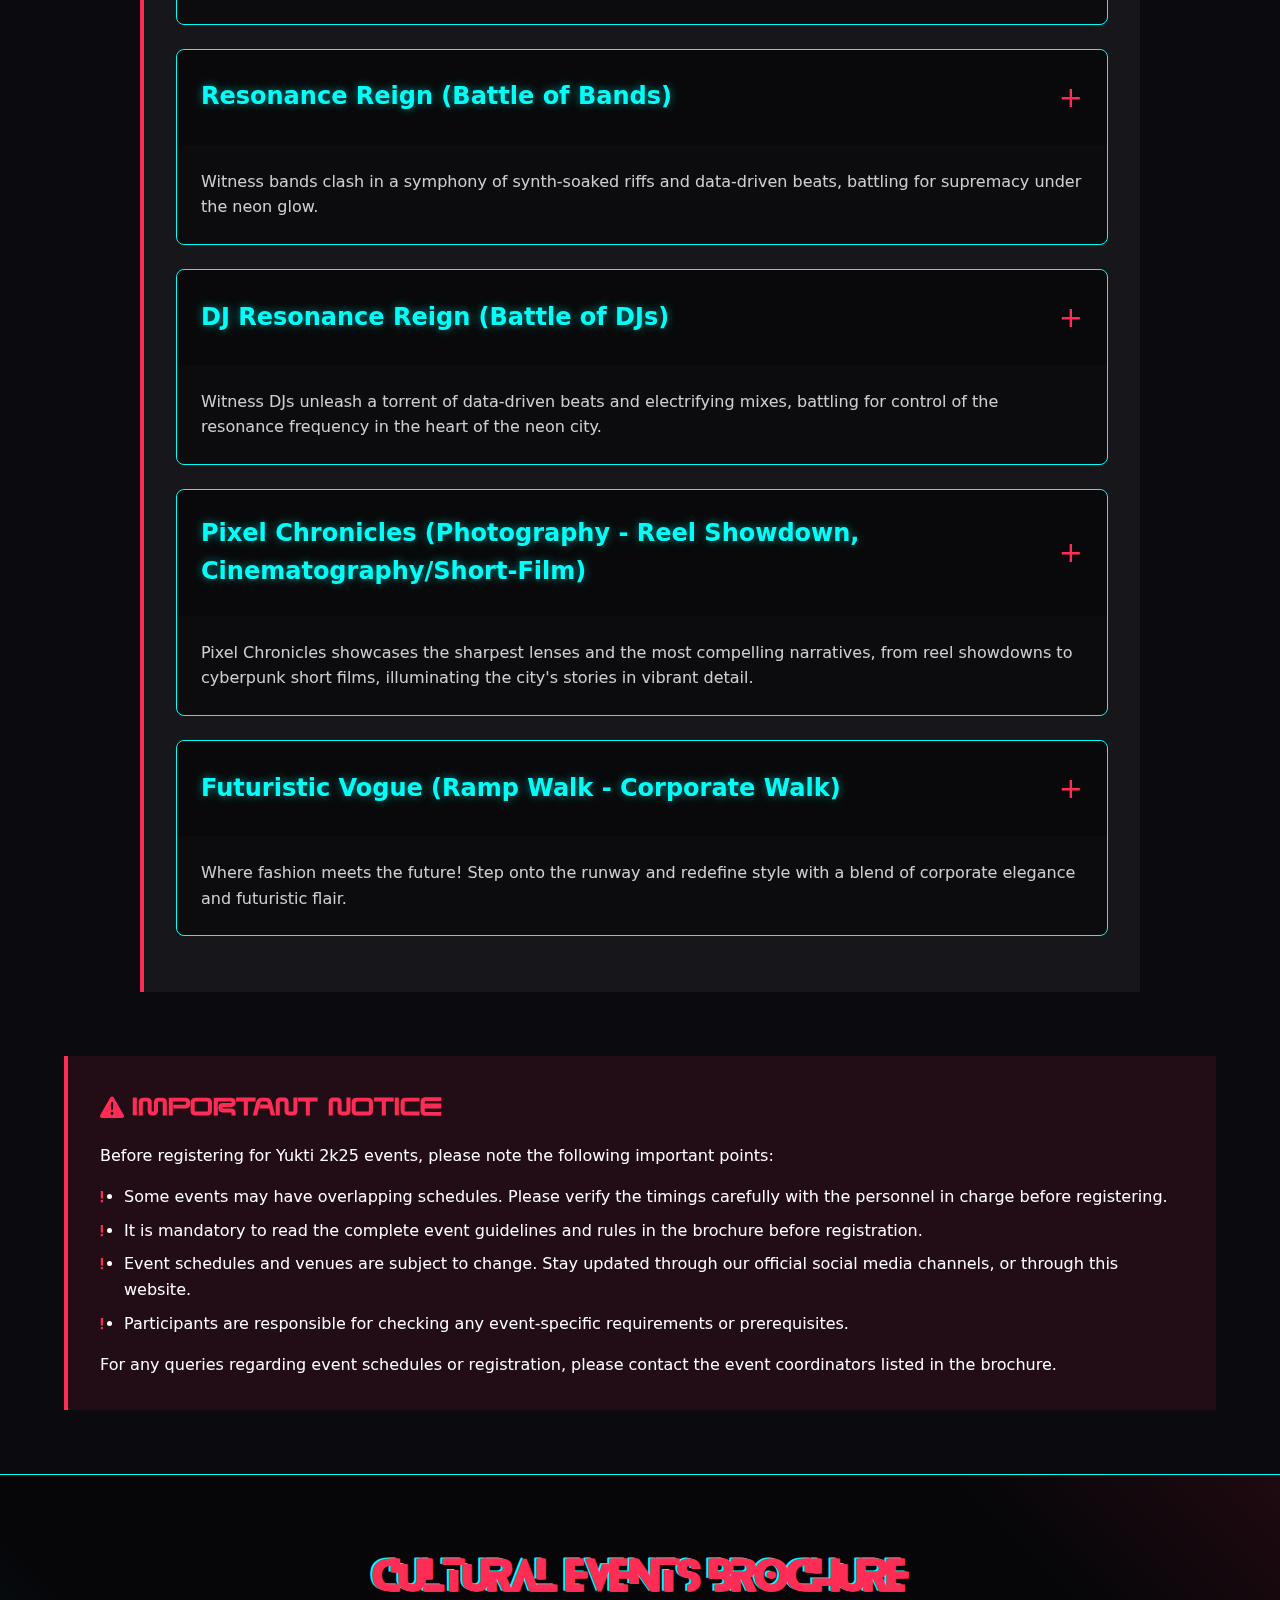
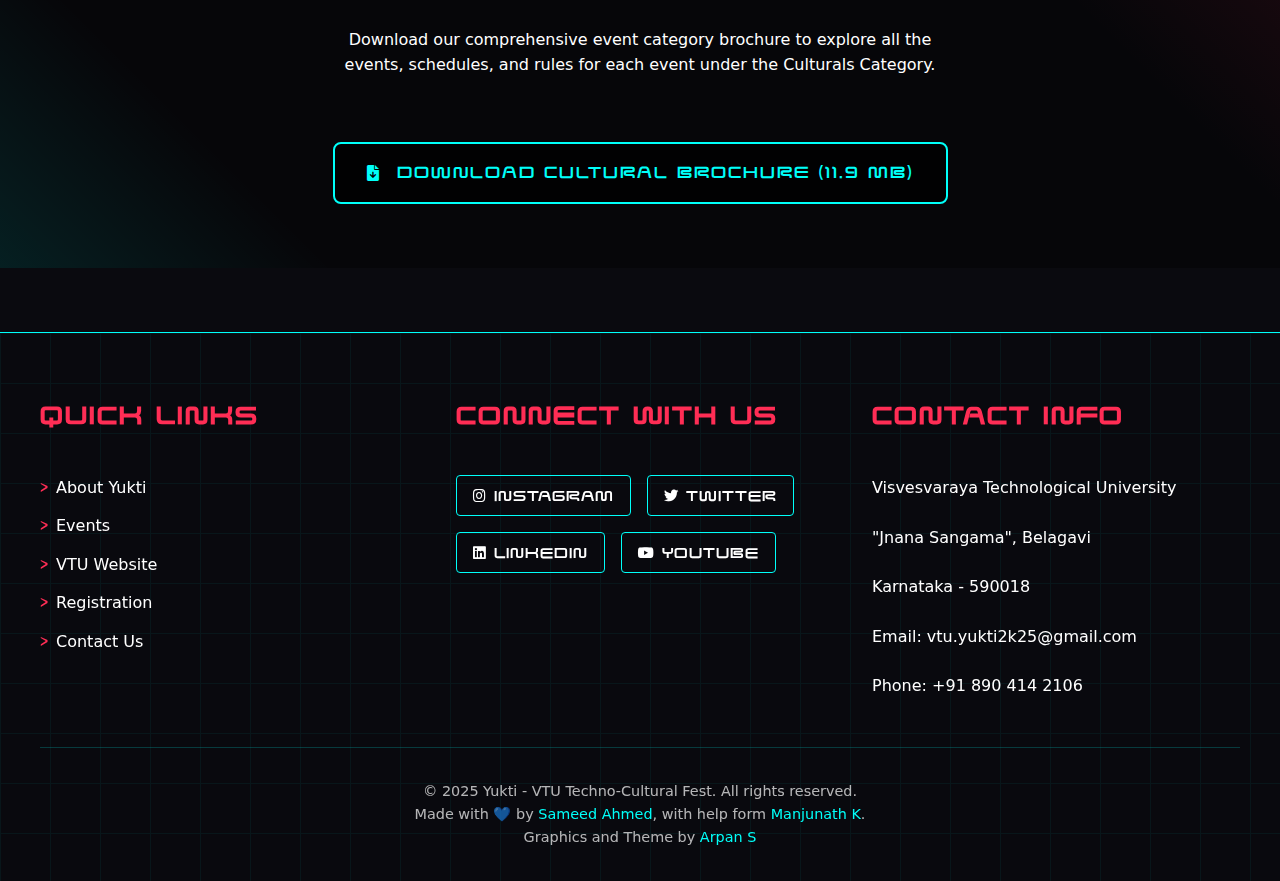
<file: events/culturals/index.html>
<!DOCTYPE html>
<html lang="en">
<head>
    <meta charset="UTF-8">
    <title>Yukti 2k25</title>
    <link rel="stylesheet" href="../styles.css">
    <link rel="stylesheet" href="https://cdnjs.cloudflare.com/ajax/libs/font-awesome/6.0.0/css/all.min.css">
</head>
<body>
<!--Scroll Indicator -->
<div class="scroll-progress"></div>

<nav class="navbar">
    <div class="image-div">
        <a href="https://vtu.ac.in" target="_blank">
            <img src="/assets/VTULogo.png" alt="VTU Logo" class="nav-logo">
        </a>
    </div>
    <a href="https://yukti.bastamasta.dev" class="nav-brand" target="_blank">Yukti 2k25</a>
    <div class="nav-links">
        <a href="#home" class="nav-link">Home</a>
        <a href="#about" class="nav-link">About</a>
        <a href="#events" class="nav-link">Events</a>
    </div>
</nav>

<div id="home" class="hero">
    <div class="grid-bg"></div>
    <div class="glitch-container">
        <h1 class="glitch">Yukti 2k25</h1>
        <p class="subtitle">Reimagining tomorrow</p>
    </div>
    <!--    Event Countdown Timer    -->
    <div class="countdown">
        <div class="countdown-item">
            <span class="countdown-value" id="days">00</span>
            <span class="countdown-label">Days</span>
        </div>
        <div class="countdown-item">
            <span class="countdown-value" id="hours">00</span>
            <span class="countdown-label">Hours</span>
        </div>
        <div class="countdown-item">
            <span class="countdown-value" id="minutes">00</span>
            <span class="countdown-label">Minutes</span>
        </div>
        <div class="countdown-item">
            <span class="countdown-value" id="seconds">00</span>
            <span class="countdown-label">Seconds</span>
        </div>
    </div>
</div>

<div id="about" class="content adjust-scroll">
    <h2>🎭 Culturals 🎭</h2>
    <p>
        Immerse yourself in the pulse of the neon-drenched city, where art, music, and innovation collide.
        Witness electrifying performances, from sonic battles on stage to kinetic grace in the dance arena.
        Unleash your creativity, code the future, and explore the boundaries of technology and expression.
        Connect with fellow cyberpunks, share your passion, and ignite the spark of inspiration.
        Experience the future of culture, where the digital and the physical intertwine in a symphony of light and sound.
    </p>
</div>

<div id="events" class="content adjust-scroll">
    <h2>Cultural Events</h2>

    <!--  Dance  -->
    <div class="event-card" data-url="https://bastamasta.dev/oops">
        <div class="card-header">
            <h3>Neon Moves (Dance - Group/Solo)</h3>
            <span class="expand-icon">+</span>
        </div>

        <div class="card-preview">
            Witness sonic battles, kinetic grace, and captured moments in the chrome-lit city!
        </div>

        <div class="card-expanded">
            <div class="expanded-content">
                <h4>Event Details</h4>
                <p>Get ready to set the stage ablaze! Whether it's a high-energy group performance or a soul-stirring solo, show off your dance moves with neon-lit vibes and futuristic beats. The stage is yours—dance like tomorrow depends on it!</p>

                <div class="event-details">
                    <div class="detail-item">
                        <span class="detail-label">Date</span>
                        <span class="detail-value">Feb 20-21, 2025</span>
                    </div>
                    <div class="detail-item">
                        <span class="detail-label">Venue</span>
                        <span class="detail-value">Main Auditorium</span>
                    </div>
                    <div class="detail-item">
                        <span class="detail-label">Rewards</span>
                        <span class="detail-value">General Championship for the Institution</span>
                    </div>
                    <div class="detail-item">
                        <span class="detail-label">Contact</span>
                        <div class="contact-values">
                            <span class="detail-value">Haseeb: +91 8431209785</span>
                            <span class="detail-value">Abishek: +91 7411631327</span>
                        </div>
                    </div>
                    <div class="detail-item">
                        <span class="detail-label">Max Participants Per Team</span>
                        <span class="detail-value">1 (Solo) 6-10 (Group)</span>
                    </div>
                </div>

                <button class="register-btn" id="reg-btn">
                    <span>Register Now</span>
                </button>
            </div>
        </div>
    </div>

<!--  Singing  -->
    <div class="event-card" data-url="https://bastamasta.dev/oops">
        <div class="card-header">
            <h3>Echo of the Cosmos (Singing - Group/Solo)</h3>
            <span class="expand-icon">+</span>
        </div>

        <div class="card-preview">
            Sing your heart out to the ambience of melodious tunes!
        </div>

        <div class="card-expanded">
            <div class="expanded-content">
                <h4>Event Details</h4>
                <p>Let your voice echo through the cosmos! Whether you belt out a soulful melody or a power-packed group performance, this is your chance to sing your way into the future and leave the audience spellbound.</p>
                <div class="event-details">
                    <div class="detail-item">
                        <span class="detail-label">Date</span>
                        <span class="detail-value">Feb 20-21, 2025</span>
                    </div>
                    <div class="detail-item">
                        <span class="detail-label">Venue</span>
                        <span class="detail-value">TBA</span>
<!--                        Senate Hall ???-->
                    </div>
                    <div class="detail-item">
                        <span class="detail-label">Rewards</span>
                        <span class="detail-value">General Championship for the Institution</span>
                    </div>
                    <div class="detail-item">
                        <span class="detail-label">Contact</span>
                        <div class="contact-values">
                            <span class="detail-value">Tayyab: +91 8971894336</span>
                            <span class="detail-value">Isiri: +91 9019893399</span>
                        </div>
                    </div>
                    <div class="detail-item">
                        <span class="detail-label">Max Participants Per Team</span>
                        <span class="detail-value">1 (Solo) 6 (Group)</span>
                    </div>
                </div>

                <button class="register-btn" id="reg-btn1">
                    <span>Register Now</span>
                </button>
            </div>
        </div>
    </div>

<!--  Nukkad Natak  -->
    <div class="event-card" data-url="https://bastamasta.dev/oops">
        <div class="card-header">
            <h3>Circuit Tales (Nukkad Natak)</h3>
            <span class="expand-icon">+</span>
        </div>

        <div class="card-preview">
            Amplify the city's pulse with raw emotion and unfiltered stories, illuminating the shadows of the neon-drenched world.
        </div>

        <div class="card-expanded">
            <div class="expanded-content">
                <h4>Event Details</h4>
                <p>A street play revolution! Use drama, emotions, and raw energy to highlight social issues and futuristic challenges. Your act today can inspire a change for tomorrow!</p>

                <div class="event-details">
                    <div class="detail-item">
                        <span class="detail-label">Date</span>
                        <span class="detail-value">Feb 20-21, 2025</span>
                    </div>
                    <div class="detail-item">
                        <span class="detail-label">Venue</span>
                        <span class="detail-value">Sports Complex</span>
                    </div>
                    <div class="detail-item">
                        <span class="detail-label">Rewards</span>
                        <span class="detail-value">General Championship for the Institution</span>
                    </div>
                    <div class="detail-item">
                        <span class="detail-label">Contact (SOLO)</span>
                        <div class="contact-values">
                            <span class="detail-value">Ambika: +91 9740920683</span>
                        </div>
                    </div>
                    <div class="detail-item">
                        <span class="detail-label">Contact (GROUP)</span>
                        <div class="contact-values">
                            <span class="detail-value">Rakshita Kammar: +91 8660213576</span>
                            <span class="detail-value">Sheerin Nadaf: +91 7892934793</span>
                        </div>
                    </div>
                    <div class="detail-item">
                        <span class="detail-label">Max Participants Per Team</span>
                        <span class="detail-value">TBD</span>
                    </div>
                </div>

                <button class="register-btn" id="reg-btn2">
                    <span>Register Now</span>
                </button>
            </div>
        </div>
    </div>

<!--  Battle of bands  -->
    <div class="event-card" data-url="https://bastamasta.dev/oops">
        <div class="card-header">
            <h3>Resonance Reign (Battle of Bands)</h3>
            <span class="expand-icon">+</span>
        </div>

        <div class="card-preview">
            Witness bands clash in a symphony of synth-soaked riffs and data-driven beats, battling for supremacy under the neon glow.
        </div>

        <div class="card-expanded">
            <div class="expanded-content">
                <h4>Event Details</h4>
                <p>Guitars shredding, beats dropping, and voices soaring! Bands go head-to-head in a musical showdown where the best takes the throne. The future of music is here—are you ready to own it?</p>

                <div class="event-details">
                    <div class="detail-item">
                        <span class="detail-label">Date</span>
                        <span class="detail-value">Feb 20-21, 2025</span>
                    </div>
                    <div class="detail-item">
                        <span class="detail-label">Venue</span>
                        <span class="detail-value">Amphitheatre</span>
                    </div>
                    <div class="detail-item">
                        <span class="detail-label">Rewards</span>
                        <span class="detail-value">General Championship for the Institution</span>
                    </div>
                    <div class="detail-item">
                        <span class="detail-label">Contact</span>
                        <div class="contact-values">
                            <span class="detail-value">Vasudha: +91 9480190353</span>
                            <span class="detail-value">Shreyash: +91 8123245359</span>
                        </div>
                    </div>
                    <div class="detail-item">
                        <span class="detail-label">Max Participants Per Team</span>
                        <span class="detail-value">TBD</span>
                    </div>
                </div>

                <button class="register-btn" id="reg-btn3">
                    <span>Register Now</span>
                </button>
            </div>
        </div>
    </div>

    <!--  Battle of DJs  -->
    <div class="event-card" data-url="https://bastamasta.dev/oops">
        <div class="card-header">
            <h3>DJ Resonance Reign (Battle of DJs)</h3>
            <span class="expand-icon">+</span>
        </div>

        <div class="card-preview">
            Witness DJs unleash a torrent of data-driven beats and electrifying mixes, battling for control of the resonance frequency in the heart of the neon city.
        </div>

        <div class="card-expanded">
            <div class="expanded-content">
                <h4>Event Details</h4>
                <p>Turntables, beats, and a crowd that never stops moving! Whether you drop EDM, techno, or desi bass, spin your magic and let the rhythm of tomorrow take over.</p>

                <div class="event-details">
                    <div class="detail-item">
                        <span class="detail-label">Date</span>
                        <span class="detail-value">Feb 20-21, 2025</span>
                    </div>
                    <div class="detail-item">
                        <span class="detail-label">Venue</span>
                        <span class="detail-value">Amphitheatre</span>
                    </div>
                    <div class="detail-item">
                        <span class="detail-label">Rewards</span>
                        <span class="detail-value">General Championship for the Institution</span>
                    </div>
                    <div class="detail-item">
                        <span class="detail-label">Contact</span>
                        <div class="contact-values">
                            <span class="detail-value">TBD</span>
                        </div>
                    </div>
                    <div class="detail-item">
                        <span class="detail-label">Max Participants Per Team</span>
                        <span class="detail-value">1 (Individual Event)</span>
                    </div>
                </div>

                <button class="register-btn" id="reg-btn5">
                    <span>Register Now</span>
                </button>
            </div>
        </div>
    </div>

    <!--  Photography  -->
    <div class="event-card" data-url="https://bastamasta.dev/oops">
        <div class="card-header">
            <h3>Pixel Chronicles (Photography - Reel Showdown, Cinematography/Short-Film)</h3>
            <span class="expand-icon">+</span>
        </div>

        <div class="card-preview">
            Pixel Chronicles showcases the sharpest lenses and the most compelling narratives, from reel showdowns to cyberpunk short films, illuminating the city's stories in vibrant detail.
        </div>

        <div class="card-expanded">
            <div class="expanded-content">
                <h4>Event Details</h4>
                <p>Lights. Camera. Create! Show off your storytelling skills in photography, reels, and cinematography with futuristic themes.</p>

                <div class="event-details">
                    <div class="detail-item">
                        <span class="detail-label">Date</span>
                        <span class="detail-value">Feb 20-21, 2025</span>
                    </div>
                    <div class="detail-item">
                        <span class="detail-label">Venue</span>
                        <span class="detail-value">Classroom (TBA)</span>
                    </div>
                    <div class="detail-item">
                        <span class="detail-label">Rewards</span>
                        <span class="detail-value">General Championship for the Institution</span>
                    </div>
                    <div class="detail-item">
                        <span class="detail-label">Contact</span>
                        <div class="contact-values">
                            <span class="detail-value">Megha: +91 7338084577</span>
                            <span class="detail-value">Sanjana: +91 9019776735</span>
                        </div>
                    </div>
                    <div class="detail-item">
                        <span class="detail-label">Max Participants Per Team</span>
                        <span class="detail-value">3</span>
                    </div>
                </div>

                <button class="register-btn" id="reg-btn4">
                    <span>Register Now</span>
                </button>
            </div>
        </div>
    </div>

    <!-- Ramp Walk -->
    <div class="event-card" data-url="https://bastamasta.dev/oops">
        <div class="card-header">
            <h3>Futuristic Vogue (Ramp Walk - Corporate Walk)</h3>
            <span class="expand-icon">+</span>
        </div>
        <div class="card-preview">
            Where fashion meets the future! Step onto the runway and redefine style with a blend of corporate elegance
            and futuristic flair.
        </div>
        <div class="card-expanded">
            <div class="expanded-content">
                <h4>Event Details</h4>
                <p>Whether you exude the confidence of a CEO or the innovation of a trendsetter, this is your moment
                    to shine. Command the stage, own the look, and walk your way into the future!</p>
                <div class="event-details">
                    <div class="detail-item">
                        <span class="detail-label">Date</span>
                        <span class="detail-value">Feb 20-21, 2025</span>
                    </div>
                    <div class="detail-item">
                        <span class="detail-label">Venue</span>
                        <span class="detail-value">Main Stage</span>
                    </div>
                    <div class="detail-item">
                        <span class="detail-label">Rewards</span>
                        <span class="detail-value">General Championship for the Institution</span>
                    </div>
                    <div class="detail-item">
                        <span class="detail-label">Contact</span>
                        <div class="contact-values">
                            <span class="detail-value">TBD</span>
                        </div>
                    </div>
                    <div class="detail-item">
                        <span class="detail-label">Max Participants Per Team</span>
                        <span class="detail-value">1 (Individual Event)</span>
                    </div>
                </div>
                <button class="register-btn" id="reg-btn6"><span>Register Now</span></button>
            </div>
        </div>
    </div>
</div>

<!-- Disclaimer Section -->
<div class="disclaimer-section">
    <h3 class="disclaimer-title">
        <i class="fas fa-exclamation-triangle"></i>
        Important Notice
    </h3>
    <div class="disclaimer-content">
        <p>Before registering for Yukti 2k25 events, please note the following important points:</p>
        <ul class="disclaimer-points">
            <li>Some events may have overlapping schedules. Please verify the timings carefully with the personnel in charge before registering.</li>
            <li>It is mandatory to read the complete event guidelines and rules in the brochure before registration.</li>
            <li>Event schedules and venues are subject to change. Stay updated through our official social media channels, or through this website.</li>
            <li>Participants are responsible for checking any event-specific requirements or prerequisites.</li>
        </ul>
        <p style="margin-top: 1rem;">For any queries regarding event schedules or registration, please contact the event coordinators listed in the brochure.</p>
    </div>
</div>

<!-- Brochure Download Section -->
<div class="brochure-section">
    <h2 class="brochure-title">Cultural Events Brochure</h2>
    <p class="brochure-description">
        Download our comprehensive event category brochure to explore all the events, schedules, and rules for each event under the Culturals Category.
    </p>
    <a href="../../assets/event-brochures/culturals.pdf" download class="download-button">
        <i class="fas fa-file-download"></i>
        Download Cultural Brochure (11.9 MB)
    </a>
</div>

<!-- Footer -->
<footer class="footer">
    <div class="footer-content">
        <div class="footer-grid">
            <!-- Quick Links Section -->
            <div class="footer-section">
                <h3>Quick Links</h3>
                <div class="quick-links">
                    <a href="https://yukti.bastamasta.dev/#about" class="quick-link">About Yukti</a>
                    <a href="https://yukti.bastamasta.dev/#events" class="quick-link">Events</a>
                    <a href="https://vtu.ac.in" class="quick-link">VTU Website</a>
                    <a href="https://yukti.bastamasta.dev/oops" class="quick-link">Registration</a>
                    <a href="#contacts" class="quick-link">Contact Us</a>
                </div>
            </div>

            <!-- Connect Section -->
            <div class="footer-section">
                <h3>Connect With Us</h3>
                <div class="social-links">
                    <a href="https://www.instagram.com/yukti_vtu?igsh=MWJvend5a3BsOWYzdw==" class="social-link"><i class="fab fa-instagram"></i> Instagram</a>
                    <a href="https://x.com/VTU_OFFICIAL_PR?t=1664Z_kmwNIND15jmzubsQ&s=08" class="social-link"><i class="fab fa-twitter"></i> Twitter</a>
                    <a href="https://www.linkedin.com/company/vtu-official-belagavi-pr/" class="social-link"><i class="fab fa-linkedin"></i> LinkedIn</a>
                    <a href="https://youtube.com/@yukti_vtu-op?si=X0i0t95cgdiow2Iy" class="social-link"><i class="fab fa-youtube"></i> YouTube</a>
                </div>
            </div>

            <!-- Contact Section -->
            <div class="footer-section" id="contacts">
                <h3>Contact Info</h3>
                <p>Visvesvaraya Technological University</p>
                <p>"Jnana Sangama", Belagavi</p>
                <p>Karnataka - 590018</p>
                <p>Email: vtu.yukti2k25@gmail.com</p>
                <p>Phone: +91 890 414 2106</p>
            </div>
        </div>

        <!-- Footer Bottom -->
        <div class="footer-bottom">
            <p>© 2025 Yukti - VTU Techno-Cultural Fest. All rights reserved.</p>
            <p>Made with 💙 by <a href="https://bastamasta.dev" target="_blank">Sameed Ahmed</a>, with help form
                <a href="https://github.com/memanju2005">Manjunath K</a>.</p>
            <p>Graphics and Theme by <a href="https://www.instagram.com/phoenixogd">Arpan S</a></p>
        </div>
    </div>
</footer>
<button id="backToTop" class="back-to-top"><i class="fa-solid fa-arrow-up"></i></button>
<script src="../script.js"></script>
</body>
</html>
</file>
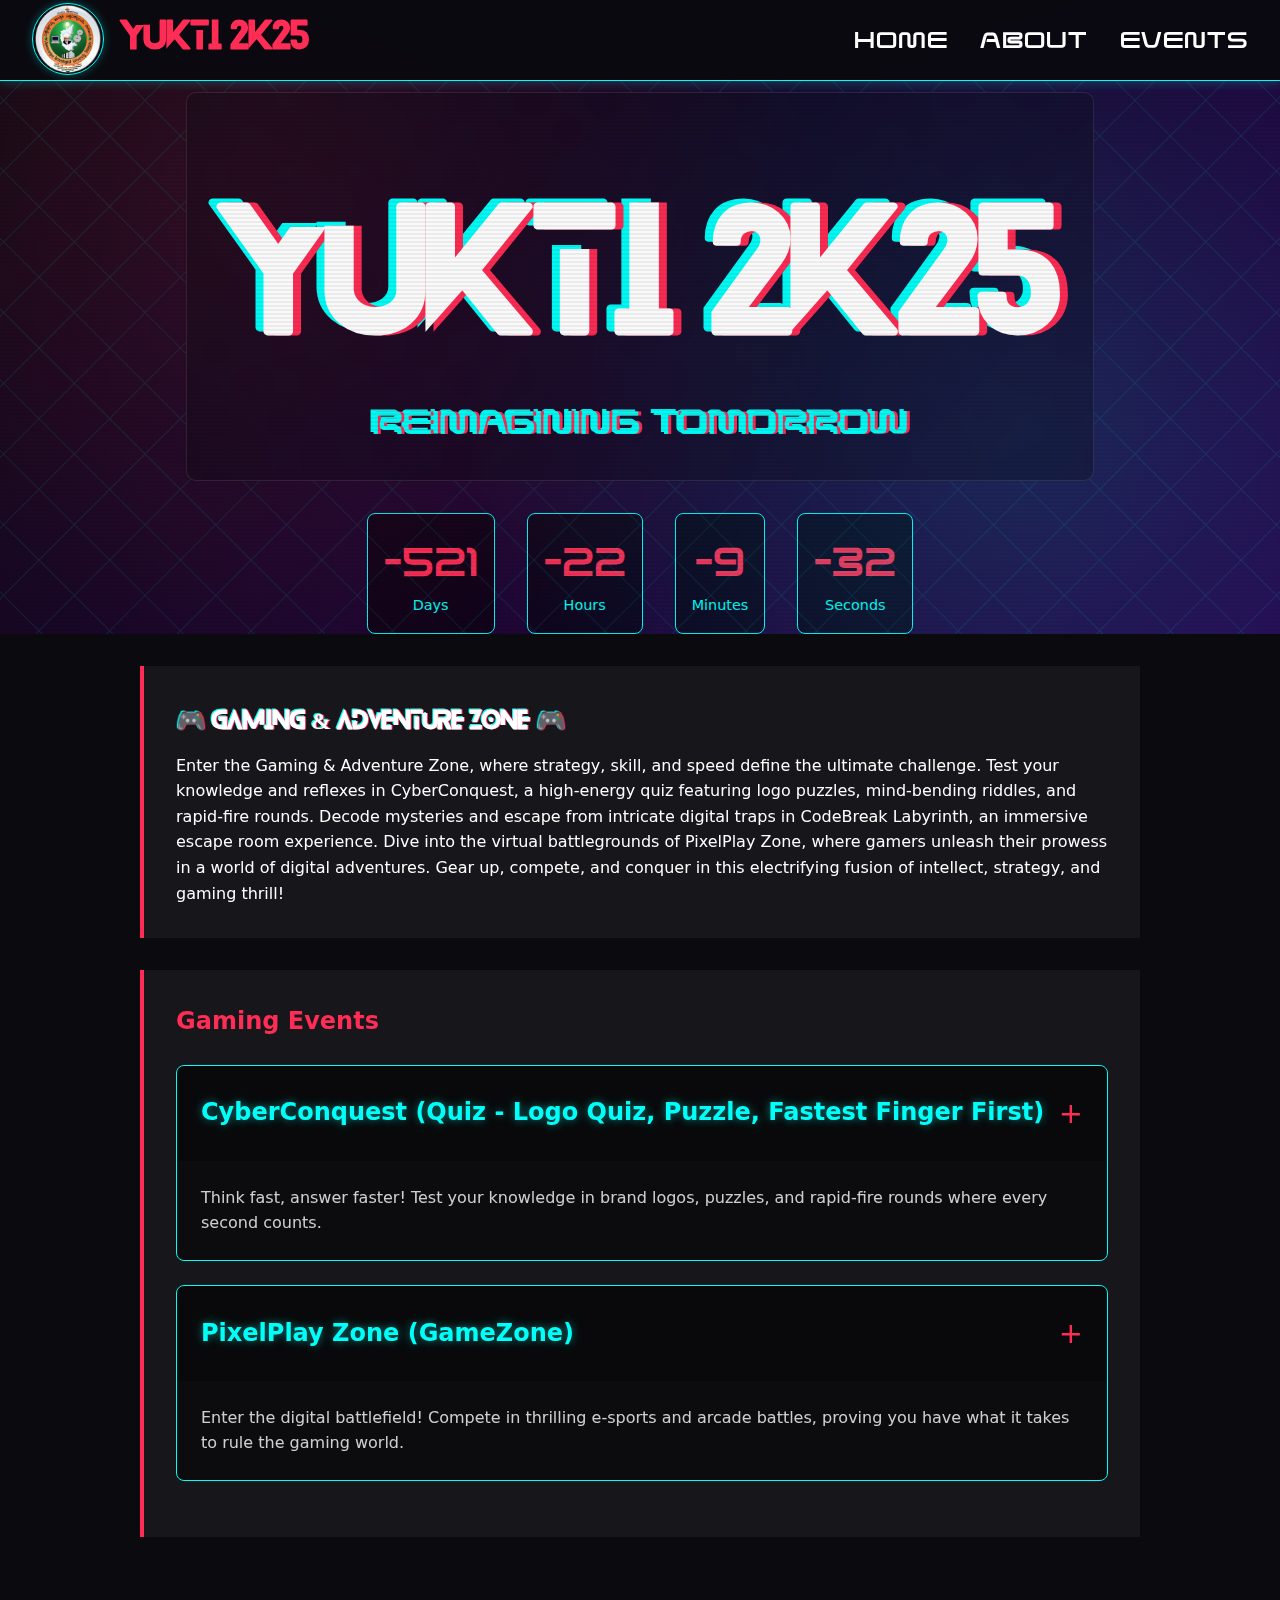
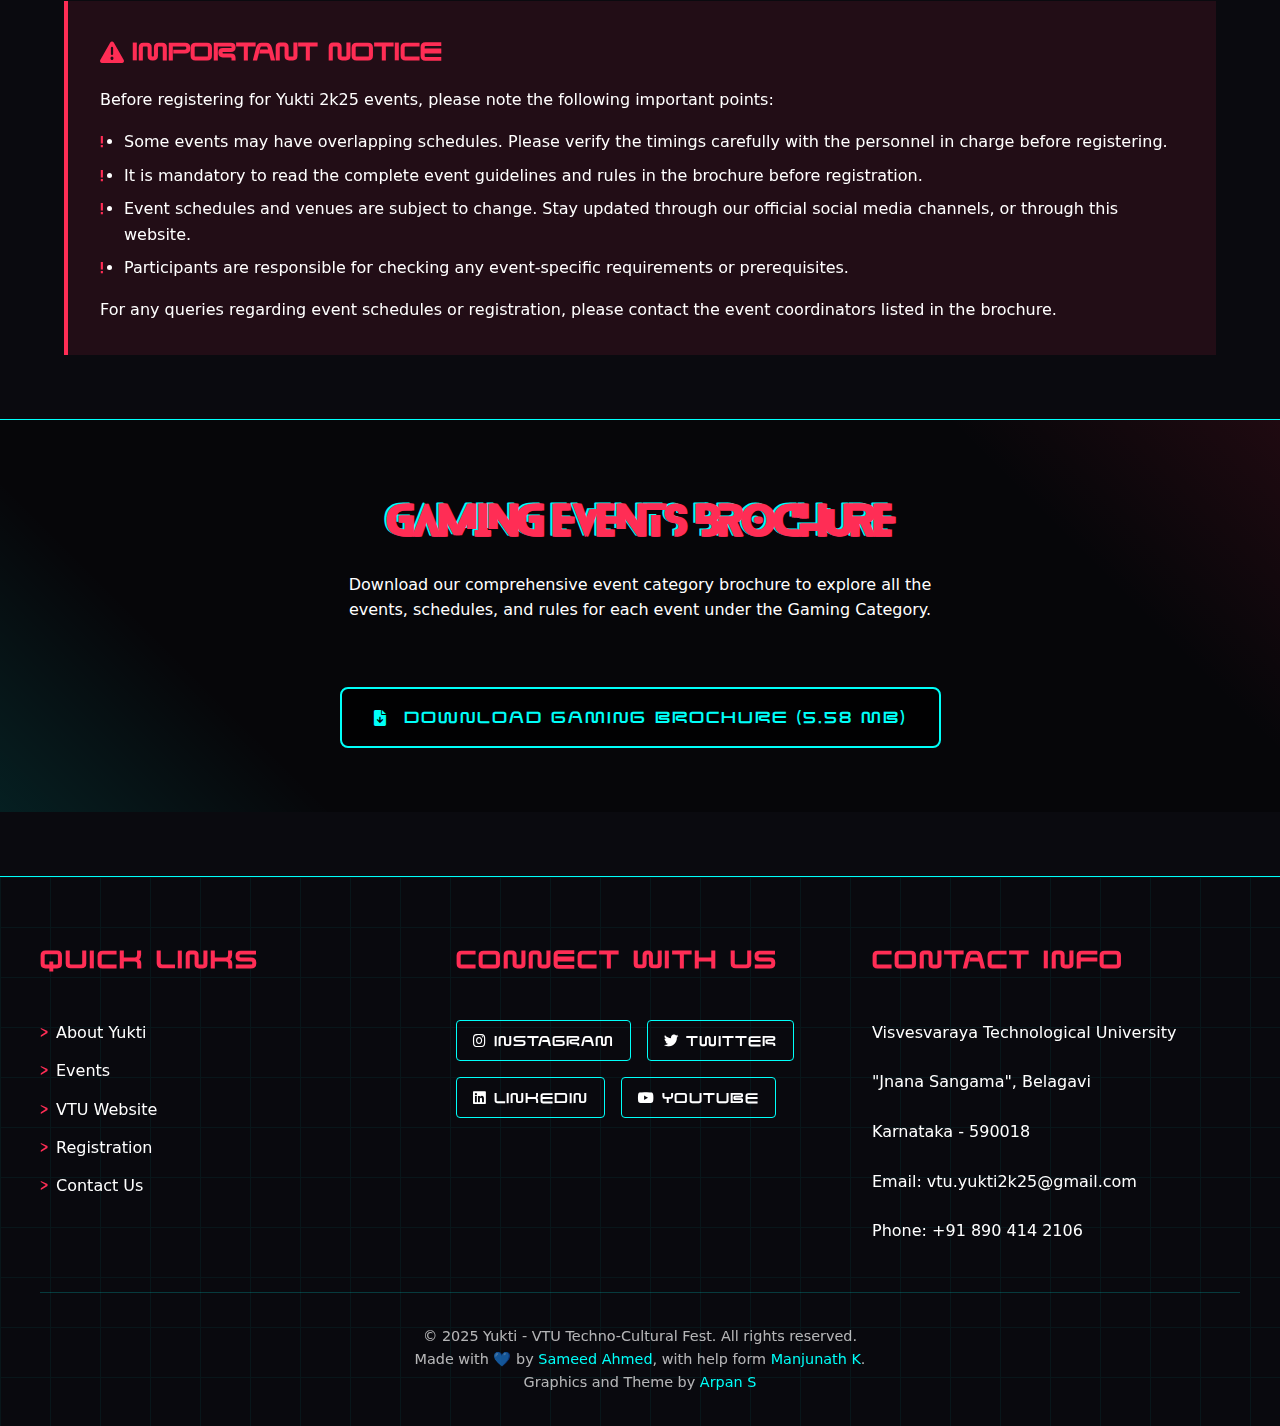
<file: events/gaming/index.html>
<!DOCTYPE html>
<html lang="en">
<head>
    <meta charset="UTF-8">
    <title>Yukti 2k25</title>
    <link rel="stylesheet" href="../styles.css">
    <link rel="stylesheet" href="https://cdnjs.cloudflare.com/ajax/libs/font-awesome/6.0.0/css/all.min.css">
</head>
<body>
<!--Scroll Indicator -->
<div class="scroll-progress"></div>

<nav class="navbar">
    <div class="image-div">
        <a href="https://vtu.ac.in" target="_blank">
            <img src="/assets/VTULogo.png" alt="VTU Logo" class="nav-logo">
        </a>
    </div>
    <a href="https://yukti.bastamasta.dev" class="nav-brand" target="_blank">Yukti 2k25</a>
    <div class="nav-links">
        <a href="#home" class="nav-link">Home</a>
        <a href="#about" class="nav-link">About</a>
        <a href="#events" class="nav-link">Events</a>
    </div>
</nav>

<div id="home" class="hero">
    <div class="grid-bg"></div>
    <div class="glitch-container">
        <h1 class="glitch">Yukti 2k25</h1>
        <p class="subtitle">Reimagining tomorrow</p>
    </div>
    <!--    Event Countdown Timer    -->
    <div class="countdown">
        <div class="countdown-item">
            <span class="countdown-value" id="days">00</span>
            <span class="countdown-label">Days</span>
        </div>
        <div class="countdown-item">
            <span class="countdown-value" id="hours">00</span>
            <span class="countdown-label">Hours</span>
        </div>
        <div class="countdown-item">
            <span class="countdown-value" id="minutes">00</span>
            <span class="countdown-label">Minutes</span>
        </div>
        <div class="countdown-item">
            <span class="countdown-value" id="seconds">00</span>
            <span class="countdown-label">Seconds</span>
        </div>
    </div>
</div>
<div id="about" class="content adjust-scroll">
    <h2>🎮 Gaming & Adventure Zone 🎮</h2>
    <p>
        Enter the Gaming & Adventure Zone, where strategy, skill, and speed define the ultimate challenge. Test your
        knowledge and reflexes in CyberConquest, a high-energy quiz featuring logo puzzles, mind-bending riddles, and
        rapid-fire rounds. Decode mysteries and escape from intricate digital traps in CodeBreak Labyrinth, an immersive
        escape room experience. Dive into the virtual battlegrounds of PixelPlay Zone, where gamers unleash their prowess
        in a world of digital adventures. Gear up, compete, and conquer in this electrifying fusion of intellect,
        strategy, and gaming thrill!
    </p>
</div>
<div id="events" class="content adjust-scroll">
    <h2>Gaming Events</h2>
    <!-- Quiz -->
    <div class="event-card" data-url="https://bastamasta.dev/oops">
        <div class="card-header">
            <h3>CyberConquest (Quiz - Logo Quiz, Puzzle, Fastest Finger First)</h3>
            <span class="expand-icon">+</span>
        </div>
        <div class="card-preview">
            Think fast, answer faster! Test your knowledge in brand logos, puzzles, and rapid-fire rounds where every
            second counts.
        </div>
        <div class="card-expanded">
            <div class="expanded-content">
                <h4>Event Details</h4>
                <p>Challenge yourself with a mix of trivia, logic puzzles, and brand recognition games. Only the
                    sharpest minds will conquer CyberConquest!</p>
                <div class="event-details">
                    <div class="detail-item">
                        <span class="detail-label">Date</span>
                        <span class="detail-value">Feb 20-21, 2025</span>
                    </div>
                    <div class="detail-item">
                        <span class="detail-label">Venue</span>
                        <div class="contact-values">
                            <span class="detail-value">Round 1 : Classroom (TBA)</span>
                            <span class="detail-value">Round 2 : Senate Hall</span>
                        </div>
                    </div>
                    <div class="detail-item">
                        <span class="detail-label">Rewards</span>
                        <span class="detail-value">General Championship for the Institution</span>
                    </div>
                    <div class="detail-item">
                        <span class="detail-label">Contact</span>
                        <div class="contact-values">
                            <span class="detail-value">Rakshita SH: +91 9482462209</span>
                        </div>
                    </div>
                    <div class="detail-item">
                        <span class="detail-label">Max Participants Per Team</span>
                        <span class="detail-value">3</span>
                    </div>
                </div>
                <button class="register-btn" id="reg-btn"><span>Register Now</span></button>
            </div>
        </div>
    </div>

    <!-- GameZone -->
    <div class="event-card" data-url="https://bastamasta.dev/oops">
        <div class="card-header">
            <h3>PixelPlay Zone (GameZone)</h3>
            <span class="expand-icon">+</span>
        </div>
        <div class="card-preview">
            Enter the digital battlefield! Compete in thrilling e-sports and arcade battles, proving you have what
            it takes to rule the gaming world.
        </div>
        <div class="card-expanded">
            <div class="expanded-content">
                <h4>Event Details</h4>
                <p>From console wars to mobile gaming showdowns, step up and showcase your gaming prowess in the
                    ultimate gaming arena!</p>
                <div class="event-details">
                    <div class="detail-item">
                        <span class="detail-label">Date</span>
                        <span class="detail-value">Feb 20-21, 2025</span>
                    </div>
                    <div class="detail-item">
                        <span class="detail-label">Venue</span>
                        <span class="detail-value">Gaming Arena</span>
                    </div>
                    <div class="detail-item">
                        <span class="detail-label">Rewards</span>
                        <span class="detail-value">General Championship for the Institution</span>
                    </div>
                    <div class="detail-item">
                        <span class="detail-label">Contact</span>
                        <div class="contact-values">
                            <span class="detail-value">TBD</span>
                        </div>
                    </div>
                    <div class="detail-item">
                        <span class="detail-label">Max Participants Per Team</span>
                        <span class="detail-value">1 (Individual Event)</span>
                    </div>
                </div>
                <button class="register-btn" id="reg-btn2"><span>Register Now</span></button>
            </div>
        </div>
    </div>
</div>

<!-- Disclaimer Section -->
<div class="disclaimer-section">
    <h3 class="disclaimer-title">
        <i class="fas fa-exclamation-triangle"></i>
        Important Notice
    </h3>
    <div class="disclaimer-content">
        <p>Before registering for Yukti 2k25 events, please note the following important points:</p>
        <ul class="disclaimer-points">
            <li>Some events may have overlapping schedules. Please verify the timings carefully with the personnel in charge before registering.</li>
            <li>It is mandatory to read the complete event guidelines and rules in the brochure before registration.</li>
            <li>Event schedules and venues are subject to change. Stay updated through our official social media channels, or through this website.</li>
            <li>Participants are responsible for checking any event-specific requirements or prerequisites.</li>
        </ul>
        <p style="margin-top: 1rem;">For any queries regarding event schedules or registration, please contact the event coordinators listed in the brochure.</p>
    </div>
</div>

<!-- Brochure Download Section -->
<div class="brochure-section">
    <h2 class="brochure-title">Gaming Events Brochure</h2>
    <p class="brochure-description">
        Download our comprehensive event category brochure to explore all the events, schedules, and rules for each event under the Gaming Category.
    </p>
    <a href="../../assets/event-brochures/gaming.pdf" download class="download-button">
        <i class="fas fa-file-download"></i>
        Download Gaming Brochure (5.58 MB)
    </a>
</div>

<!-- Footer -->
<footer class="footer">
    <div class="footer-content">
        <div class="footer-grid">
            <!-- Quick Links Section -->
            <div class="footer-section">
                <h3>Quick Links</h3>
                <div class="quick-links">
                    <a href="https://yukti.bastamasta.dev/#about" class="quick-link">About Yukti</a>
                    <a href="https://yukti.bastamasta.dev/#events" class="quick-link">Events</a>
                    <a href="https://vtu.ac.in" class="quick-link">VTU Website</a>
                    <a href="https://yukti.bastamasta.dev/oops" class="quick-link">Registration</a>
                    <a href="#contacts" class="quick-link">Contact Us</a>
                </div>
            </div>

            <!-- Connect Section -->
            <div class="footer-section">
                <h3>Connect With Us</h3>
                <div class="social-links">
                    <a href="https://www.instagram.com/yukti_vtu?igsh=MWJvend5a3BsOWYzdw==" class="social-link"><i class="fab fa-instagram"></i> Instagram</a>
                    <a href="https://x.com/VTU_OFFICIAL_PR?t=1664Z_kmwNIND15jmzubsQ&s=08" class="social-link"><i class="fab fa-twitter"></i> Twitter</a>
                    <a href="https://www.linkedin.com/company/vtu-official-belagavi-pr/" class="social-link"><i class="fab fa-linkedin"></i> LinkedIn</a>
                    <a href="https://youtube.com/@yukti_vtu-op?si=X0i0t95cgdiow2Iy" class="social-link"><i class="fab fa-youtube"></i> YouTube</a>
                </div>
            </div>

            <!-- Contact Section -->
            <div class="footer-section" id="contacts">
                <h3>Contact Info</h3>
                <p>Visvesvaraya Technological University</p>
                <p>"Jnana Sangama", Belagavi</p>
                <p>Karnataka - 590018</p>
                <p>Email: vtu.yukti2k25@gmail.com</p>
                <p>Phone: +91 890 414 2106</p>
            </div>
        </div>

        <!-- Footer Bottom -->
        <div class="footer-bottom">
            <p>© 2025 Yukti - VTU Techno-Cultural Fest. All rights reserved.</p>
            <p>Made with 💙 by <a href="https://bastamasta.dev" target="_blank">Sameed Ahmed</a>, with help form
                <a href="https://github.com/memanju2005">Manjunath K</a>.</p>
            <p>Graphics and Theme by <a href="https://www.instagram.com/phoenixogd">Arpan S</a></p>
        </div>
    </div>
</footer>
<button id="backToTop" class="back-to-top"><i class="fa-solid fa-arrow-up"></i></button>

<script src="../script.js"></script>
</body>
</html>
</file>
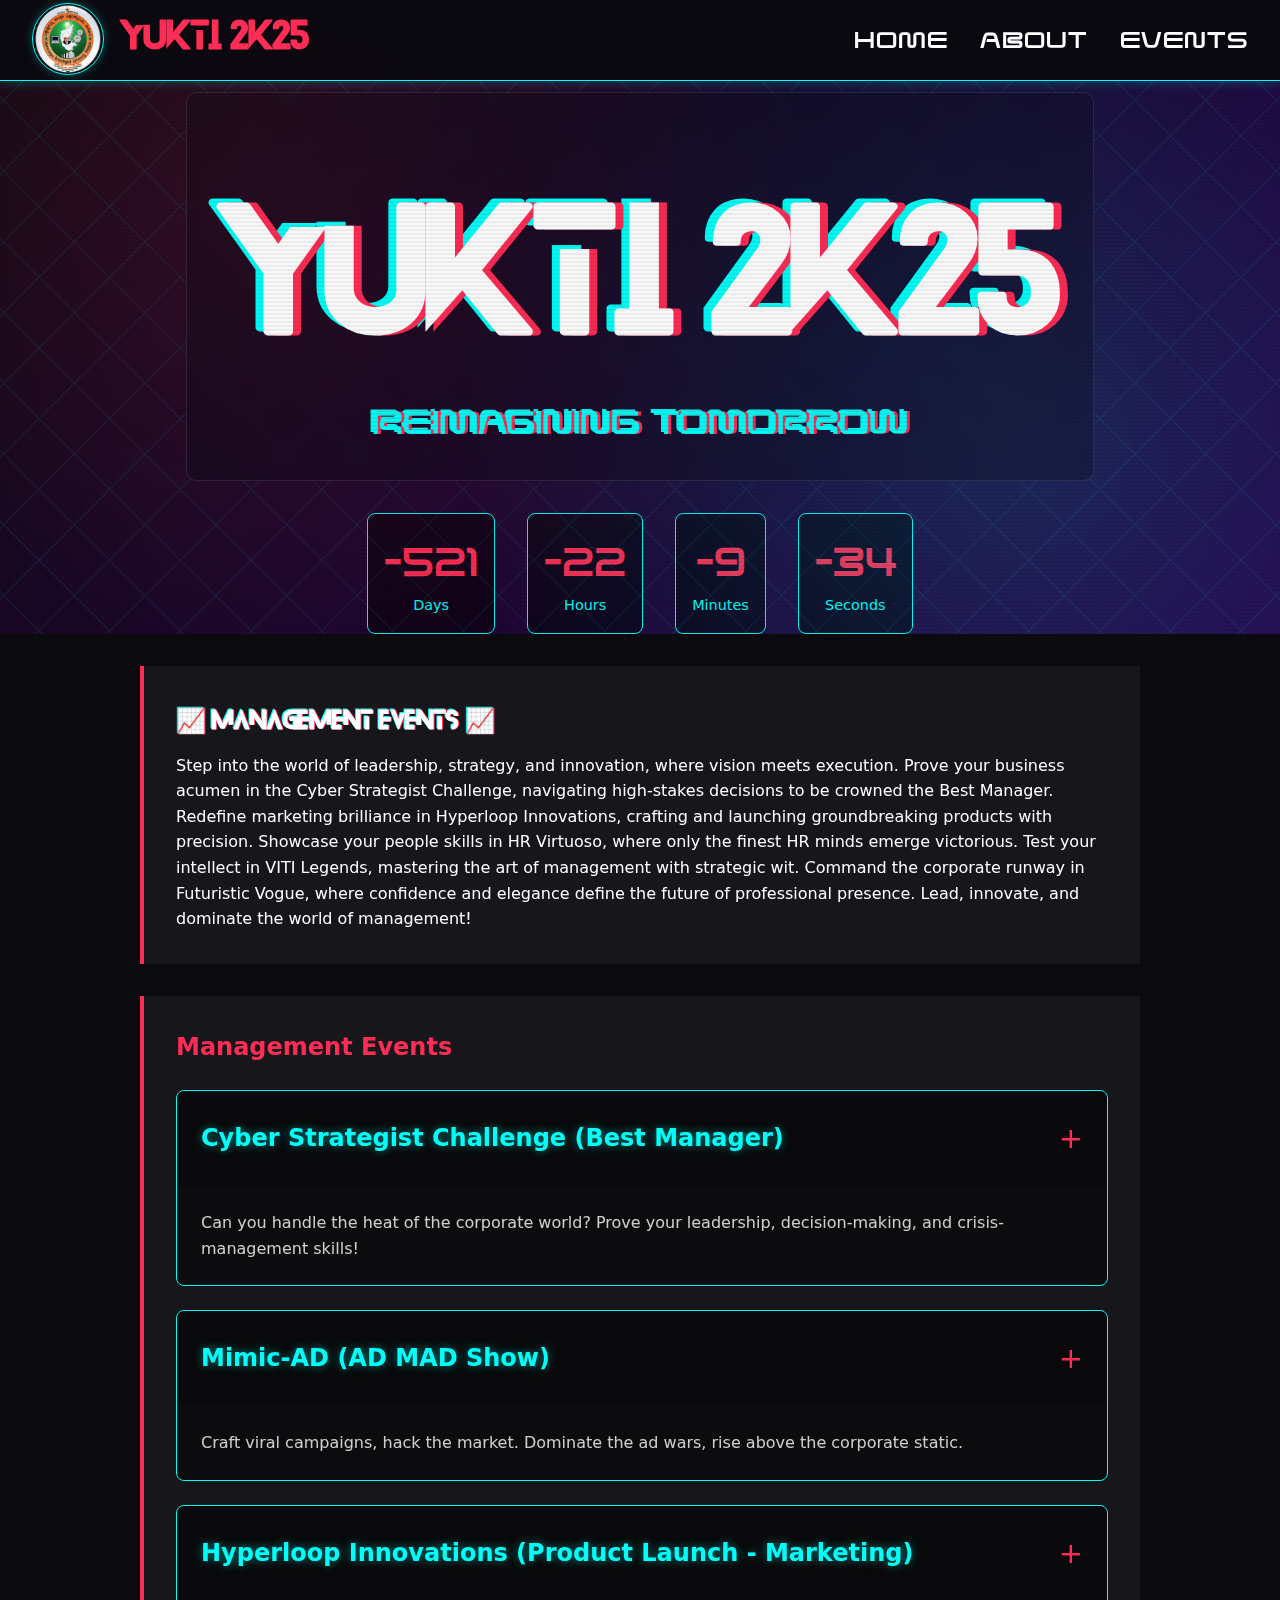
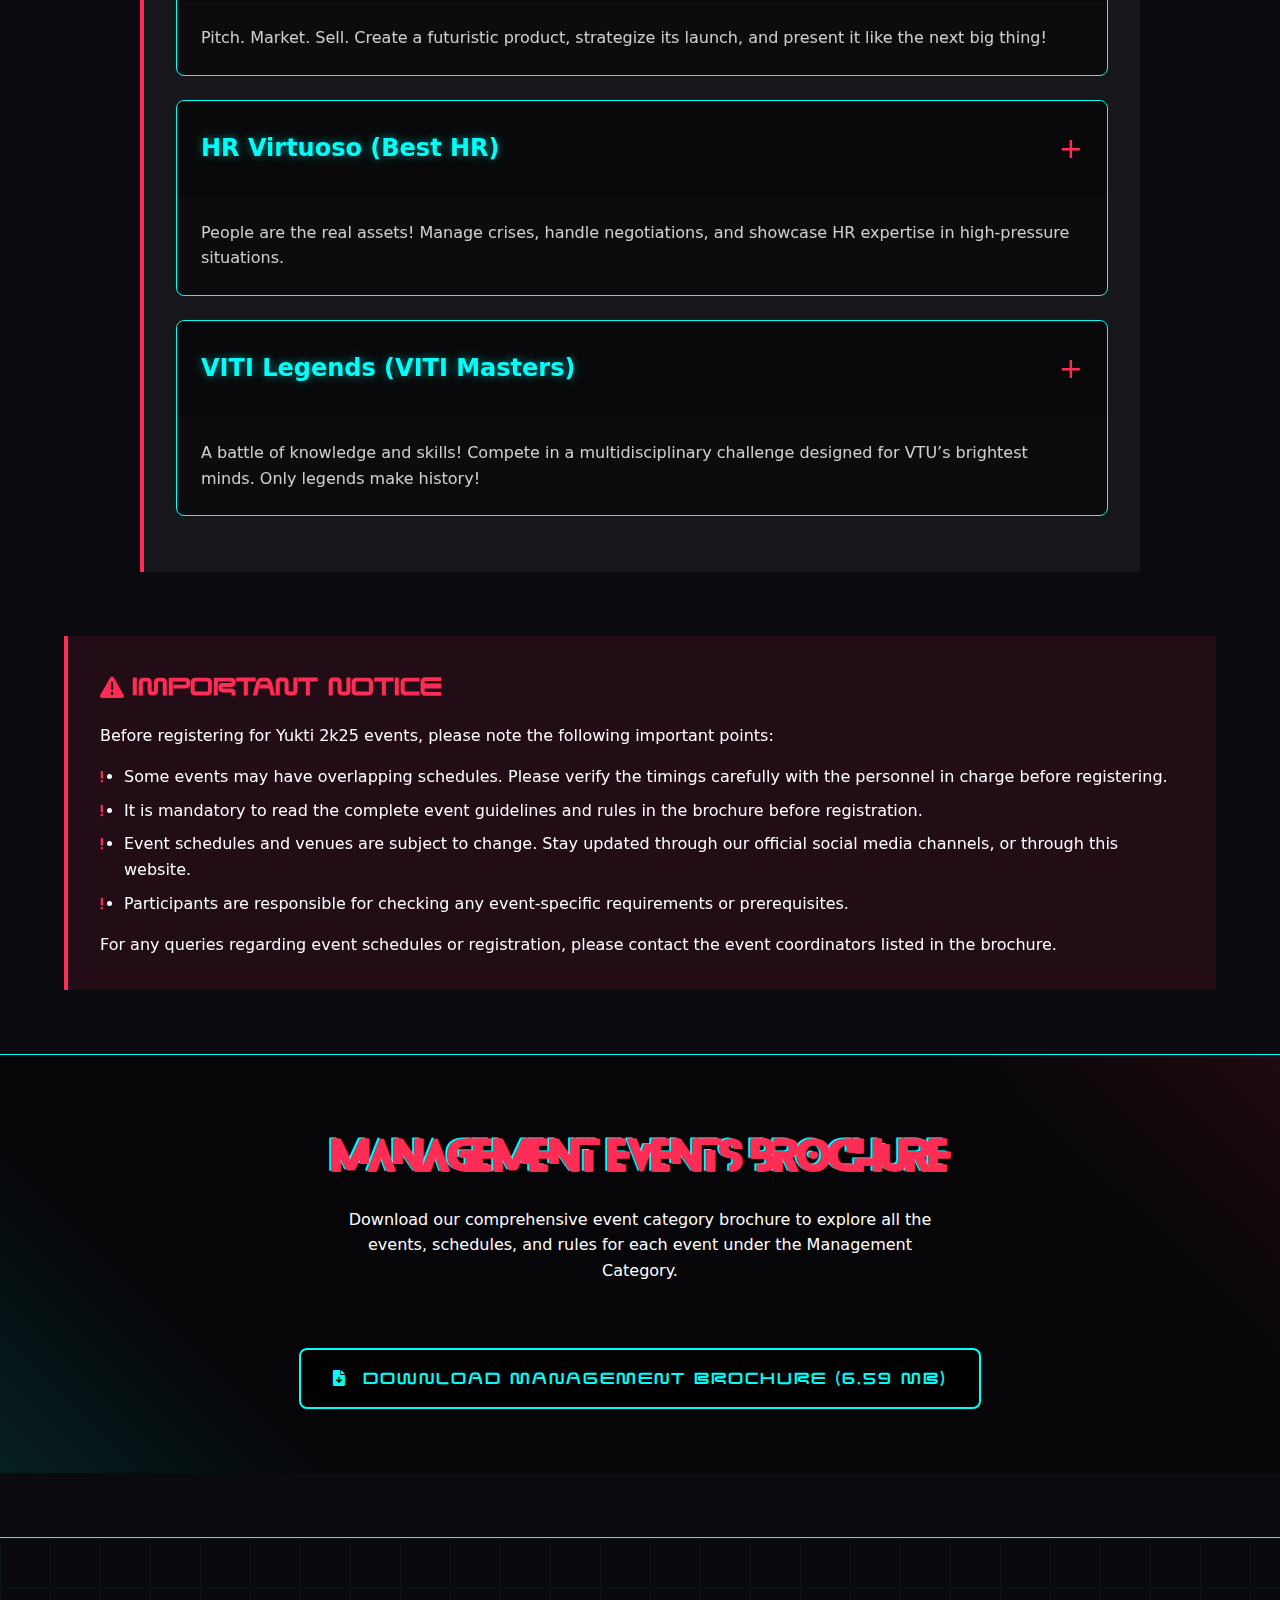
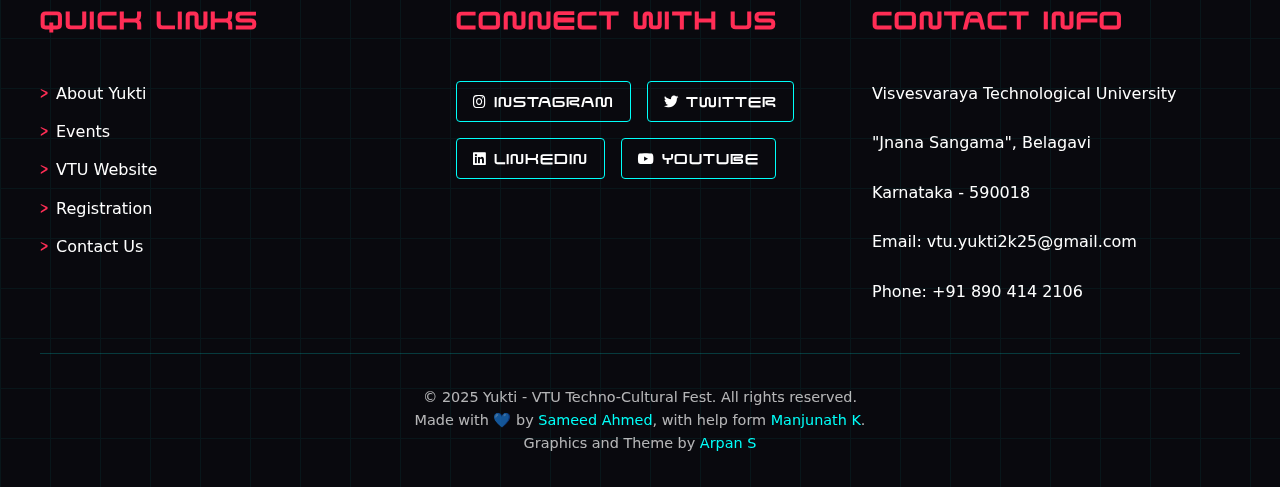
<file: events/management/index.html>
<!DOCTYPE html>
<html lang="en">
<head>
    <meta charset="UTF-8">
    <title>Yukti 2k25</title>
    <link rel="stylesheet" href="../styles.css">
    <link rel="stylesheet" href="https://cdnjs.cloudflare.com/ajax/libs/font-awesome/6.0.0/css/all.min.css">
</head>
<body>
<!--Scroll Indicator -->
<div class="scroll-progress"></div>

<nav class="navbar">
    <div class="image-div">
        <a href="https://vtu.ac.in" target="_blank">
            <img src="/assets/VTULogo.png" alt="VTU Logo" class="nav-logo">
        </a>
    </div>
    <a href="https://yukti.bastamasta.dev" class="nav-brand" target="_blank">Yukti 2k25</a>
    <div class="nav-links">
        <a href="#home" class="nav-link">Home</a>
        <a href="#about" class="nav-link">About</a>
        <a href="#events" class="nav-link">Events</a>
    </div>
</nav>

<div id="home" class="hero">
    <div class="grid-bg"></div>
    <div class="glitch-container">
        <h1 class="glitch">Yukti 2k25</h1>
        <p class="subtitle">Reimagining tomorrow</p>
    </div>
    <!--    Event Countdown Timer    -->
    <div class="countdown">
        <div class="countdown-item">
            <span class="countdown-value" id="days">00</span>
            <span class="countdown-label">Days</span>
        </div>
        <div class="countdown-item">
            <span class="countdown-value" id="hours">00</span>
            <span class="countdown-label">Hours</span>
        </div>
        <div class="countdown-item">
            <span class="countdown-value" id="minutes">00</span>
            <span class="countdown-label">Minutes</span>
        </div>
        <div class="countdown-item">
            <span class="countdown-value" id="seconds">00</span>
            <span class="countdown-label">Seconds</span>
        </div>
    </div>
</div>
<div id="about" class="content adjust-scroll">
    <h2>📈 Management Events 📈</h2>
    <p>
        Step into the world of leadership, strategy, and innovation, where vision meets execution. Prove your business
        acumen in the Cyber Strategist Challenge, navigating high-stakes decisions to be crowned the Best Manager.
        Redefine marketing brilliance in Hyperloop Innovations, crafting and launching groundbreaking products with
        precision. Showcase your people skills in HR Virtuoso, where only the finest HR minds emerge victorious. Test
        your intellect in VITI Legends, mastering the art of management with strategic wit. Command the corporate runway
        in Futuristic Vogue, where confidence and elegance define the future of professional presence. Lead, innovate,
        and dominate the world of management!
    </p>
</div>
<div id="events" class="content adjust-scroll">
    <h2>Management Events</h2>    
    <!-- Best Manager -->
    <div class="event-card" data-url="https://bastamasta.dev/oops">
        <div class="card-header">
            <h3>Cyber Strategist Challenge (Best Manager)</h3>
            <span class="expand-icon">+</span>
        </div>
        <div class="card-preview">
            Can you handle the heat of the corporate world? Prove your leadership, decision-making, and
            crisis-management skills!
        </div>
        <div class="card-expanded">
            <div class="expanded-content">
                <h4>Event Details</h4>
                <p>Showcase your ability to lead, strategize, and make impactful business decisions under pressure.
                    Only the best managers will rise to the top!</p>
                <div class="event-details">
                    <div class="detail-item">
                        <span class="detail-label">Date</span>
                        <span class="detail-value">Feb 20-21, 2025</span>
                    </div>
                    <div class="detail-item">
                        <span class="detail-label">Venue</span>
                        <span class="detail-value">Classroom; MBA Block (TBA)</span>
                    </div>
                    <div class="detail-item">
                        <span class="detail-label">Rewards</span>
                        <span class="detail-value">General Championship for the Institution</span>
                    </div>
                    <div class="detail-item">
                        <span class="detail-label">Contact</span>
                        <div class="contact-values">
                            <span class="detail-value">TBD</span>
                        </div>
                    </div>
                    <div class="detail-item">
                        <span class="detail-label">Max Participants Per Team</span>
                        <span class="detail-value">1 (Individual Event)</span>
                    </div>
                </div>
                <button class="register-btn" id="reg-btn"><span>Register Now</span></button>
            </div>
        </div>
    </div>
    <!-- Mimic-AD -->
    <div class="event-card" data-url="https://bastamasta.dev/oops">
        <div class="card-header">
            <h3>Mimic-AD (AD MAD Show)</h3>
            <span class="expand-icon">+</span>
        </div>
        <div class="card-preview">
            Craft viral campaigns, hack the market.  Dominate the ad wars, rise above the corporate static.
        </div>
        <div class="card-expanded">
            <div class="expanded-content">
                <h4>Event Details</h4>
                <p>In the neon-drenched cityscape of commerce, agencies clash. Unleash your inner netrunner, craft
                    campaigns that shatter the status quo.  Will your message resonate, or will you fade into the
                    digital static?  The ad wars are on.</p>
                <div class="event-details">
                    <div class="detail-item">
                        <span class="detail-label">Date</span>
                        <span class="detail-value">Feb 20-21, 2025</span>
                    </div>
                    <div class="detail-item">
                        <span class="detail-label">Venue</span>
                        <span class="detail-value">Jnana Samvada - 2; Main Admin Building</span>
                    </div>
                    <div class="detail-item">
                        <span class="detail-label">Rewards</span>
                        <span class="detail-value">General Championship for the Institution</span>
                    </div>
                    <div class="detail-item">
                        <span class="detail-label">Contact</span>
                        <div class="contact-values">
                            <span class="detail-value">TBD</span>
                        </div>
                    </div>
                    <div class="detail-item">
                        <span class="detail-label">Max Participants Per Team</span>
                        <span class="detail-value">1 (Individual Event)</span>
                    </div>
                </div>
                <button class="register-btn" id="reg-btn4"><span>Register Now</span></button>
            </div>
        </div>
    </div>
    
    <!-- Product Launch -->
    <div class="event-card" data-url="https://bastamasta.dev/oops">
        <div class="card-header">
            <h3>Hyperloop Innovations (Product Launch - Marketing)</h3>
            <span class="expand-icon">+</span>
        </div>
        <div class="card-preview">
            Pitch. Market. Sell. Create a futuristic product, strategize its launch, and present it like the next big thing!
        </div>
        <div class="card-expanded">
            <div class="expanded-content">
                <h4>Event Details</h4>
                <p>Think like a marketing genius! Develop and present a launch strategy for a cutting-edge product.
                    Your pitch today could shape the markets of tomorrow.</p>
                <div class="event-details">
                    <div class="detail-item">
                        <span class="detail-label">Date</span>
                        <span class="detail-value">Feb 20-21, 2025</span>
                    </div>
                    <div class="detail-item">
                        <span class="detail-label">Venue</span>
                        <span class="detail-value">Classroom; MBA Block (TBA)</span>
                    </div>
                    <div class="detail-item">
                        <span class="detail-label">Rewards</span>
                        <span class="detail-value">General Championship for the Institution</span>
                    </div>
                    <div class="detail-item">
                        <span class="detail-label">Contact</span>
                        <div class="contact-values">
                            <span class="detail-value">TBD</span>
                        </div>
                    </div>
                    <div class="detail-item">
                        <span class="detail-label">Max Participants Per Team</span>
                        <span class="detail-value">2</span>
                    </div>
                </div>
                <button class="register-btn" id="reg-btn1"><span>Register Now</span></button>
            </div>
        </div>
    </div>
    
    <!-- Best HR -->
    <div class="event-card" data-url="https://bastamasta.dev/oops">
        <div class="card-header">
            <h3>HR Virtuoso (Best HR)</h3>
            <span class="expand-icon">+</span>
        </div>
        <div class="card-preview">
            People are the real assets! Manage crises, handle negotiations, and showcase HR expertise in high-pressure situations.
        </div>
        <div class="card-expanded">
            <div class="expanded-content">
                <h4>Event Details</h4>
                <p>Do you have what it takes to manage a team and handle critical HR challenges? Test your people
                    management skills in this intense competition!</p>
                <div class="event-details">
                    <div class="detail-item">
                        <span class="detail-label">Date</span>
                        <span class="detail-value">Feb 20-21, 2025</span>
                    </div>
                    <div class="detail-item">
                        <span class="detail-label">Venue</span>
                        <span class="detail-value">Classroom; MBA Block (TBA)</span>
                    </div>
                    <div class="detail-item">
                        <span class="detail-label">Rewards</span>
                        <span class="detail-value">General Championship for the Institution</span>
                    </div>
                    <div class="detail-item">
                        <span class="detail-label">Contact</span>
                        <div class="contact-values">
                            <span class="detail-value">TBD</span>
                        </div>
                    </div>
                    <div class="detail-item">
                        <span class="detail-label">Max Participants Per Team</span>
                        <span class="detail-value">2</span>
                    </div>
                </div>
                <button class="register-btn" id="reg-btn2"><span>Register Now</span></button>
            </div>
        </div>
    </div>

    <!-- Finance -->
    <div class="event-card" data-url="https://bastamasta.dev/oops">
        <div class="card-header">
            <h3>VITI Legends (VITI Masters)</h3>
            <span class="expand-icon">+</span>
        </div>
        <div class="card-preview">
            A battle of knowledge and skills! Compete in a multidisciplinary challenge designed for VTU’s brightest
            minds. Only legends make history!
        </div>
        <div class="card-expanded">
            <div class="expanded-content">
                <h4>Event Details</h4>
                <p>Wired for wealth?
                    Decode the flow of credits. Master investment, capital, and governance. Jack in, test your skills,
                    and prove you're not a glitch.</p>
                <div class="event-details">
                    <div class="detail-item">
                        <span class="detail-label">Date</span>
                        <span class="detail-value">Feb 20-21, 2025</span>
                    </div>
                    <div class="detail-item">
                        <span class="detail-label">Venue</span>
                        <span class="detail-value">TBA</span>
                    </div>
                    <div class="detail-item">
                        <span class="detail-label">Rewards</span>
                        <span class="detail-value">General Championship for the Institution</span>
                    </div>
                    <div class="detail-item">
                        <span class="detail-label">Contact</span>
                        <div class="contact-values">
                            <span class="detail-value">TBD</span>
                        </div>
                    </div>
                    <div class="detail-item">
                        <span class="detail-label">Max Participants Per Team</span>
                        <span class="detail-value">2</span>
                    </div>
                </div>
                <button class="register-btn" id="reg-btn5"><span>Register Now</span></button>
            </div>
        </div>
    </div>
</div>

<!-- Disclaimer Section -->
<div class="disclaimer-section">
    <h3 class="disclaimer-title">
        <i class="fas fa-exclamation-triangle"></i>
        Important Notice
    </h3>
    <div class="disclaimer-content">
        <p>Before registering for Yukti 2k25 events, please note the following important points:</p>
        <ul class="disclaimer-points">
            <li>Some events may have overlapping schedules. Please verify the timings carefully with the personnel in charge before registering.</li>
            <li>It is mandatory to read the complete event guidelines and rules in the brochure before registration.</li>
            <li>Event schedules and venues are subject to change. Stay updated through our official social media channels, or through this website.</li>
            <li>Participants are responsible for checking any event-specific requirements or prerequisites.</li>
        </ul>
        <p style="margin-top: 1rem;">For any queries regarding event schedules or registration, please contact the event coordinators listed in the brochure.</p>
    </div>
</div>

<!-- Brochure Download Section -->
<div class="brochure-section">
    <h2 class="brochure-title">Management Events Brochure</h2>
    <p class="brochure-description">
        Download our comprehensive event category brochure to explore all the events, schedules, and rules for each event under the Management Category.
    </p>
    <a href="../../assets/event-brochures/management.pdf" download class="download-button">
        <i class="fas fa-file-download"></i>
        Download Management Brochure (6.59 MB)
    </a>
</div>

<!-- Footer -->
<footer class="footer">
    <div class="footer-content">
        <div class="footer-grid">
            <!-- Quick Links Section -->
            <div class="footer-section">
                <h3>Quick Links</h3>
                <div class="quick-links">
                    <a href="https://yukti.bastamasta.dev/#about" class="quick-link">About Yukti</a>
                    <a href="https://yukti.bastamasta.dev/#events" class="quick-link">Events</a>
                    <a href="https://vtu.ac.in" class="quick-link">VTU Website</a>
                    <a href="https://yukti.bastamasta.dev/oops" class="quick-link">Registration</a>
                    <a href="#contacts" class="quick-link">Contact Us</a>
                </div>
            </div>

            <!-- Connect Section -->
            <div class="footer-section">
                <h3>Connect With Us</h3>
                <div class="social-links">
                    <a href="https://www.instagram.com/yukti_vtu?igsh=MWJvend5a3BsOWYzdw==" class="social-link"><i class="fab fa-instagram"></i> Instagram</a>
                    <a href="https://x.com/VTU_OFFICIAL_PR?t=1664Z_kmwNIND15jmzubsQ&s=08" class="social-link"><i class="fab fa-twitter"></i> Twitter</a>
                    <a href="https://www.linkedin.com/company/vtu-official-belagavi-pr/" class="social-link"><i class="fab fa-linkedin"></i> LinkedIn</a>
                    <a href="https://youtube.com/@yukti_vtu-op?si=X0i0t95cgdiow2Iy" class="social-link"><i class="fab fa-youtube"></i> YouTube</a>
                </div>
            </div>

            <!-- Contact Section -->
            <div class="footer-section" id="contacts">
                <h3>Contact Info</h3>
                <p>Visvesvaraya Technological University</p>
                <p>"Jnana Sangama", Belagavi</p>
                <p>Karnataka - 590018</p>
                <p>Email: vtu.yukti2k25@gmail.com</p>
                <p>Phone: +91 890 414 2106</p>
            </div>
        </div>

        <!-- Footer Bottom -->
        <div class="footer-bottom">
            <p>© 2025 Yukti - VTU Techno-Cultural Fest. All rights reserved.</p>
            <p>Made with 💙 by <a href="https://bastamasta.dev" target="_blank">Sameed Ahmed</a>, with help form
                <a href="https://github.com/memanju2005">Manjunath K</a>.</p>
            <p>Graphics and Theme by <a href="https://www.instagram.com/phoenixogd">Arpan S</a></p>
        </div>
    </div>
</footer>
<button id="backToTop" class="back-to-top"><i class="fa-solid fa-arrow-up"></i></button>
<script src="../script.js"></script>
</body>
</html>
</file>
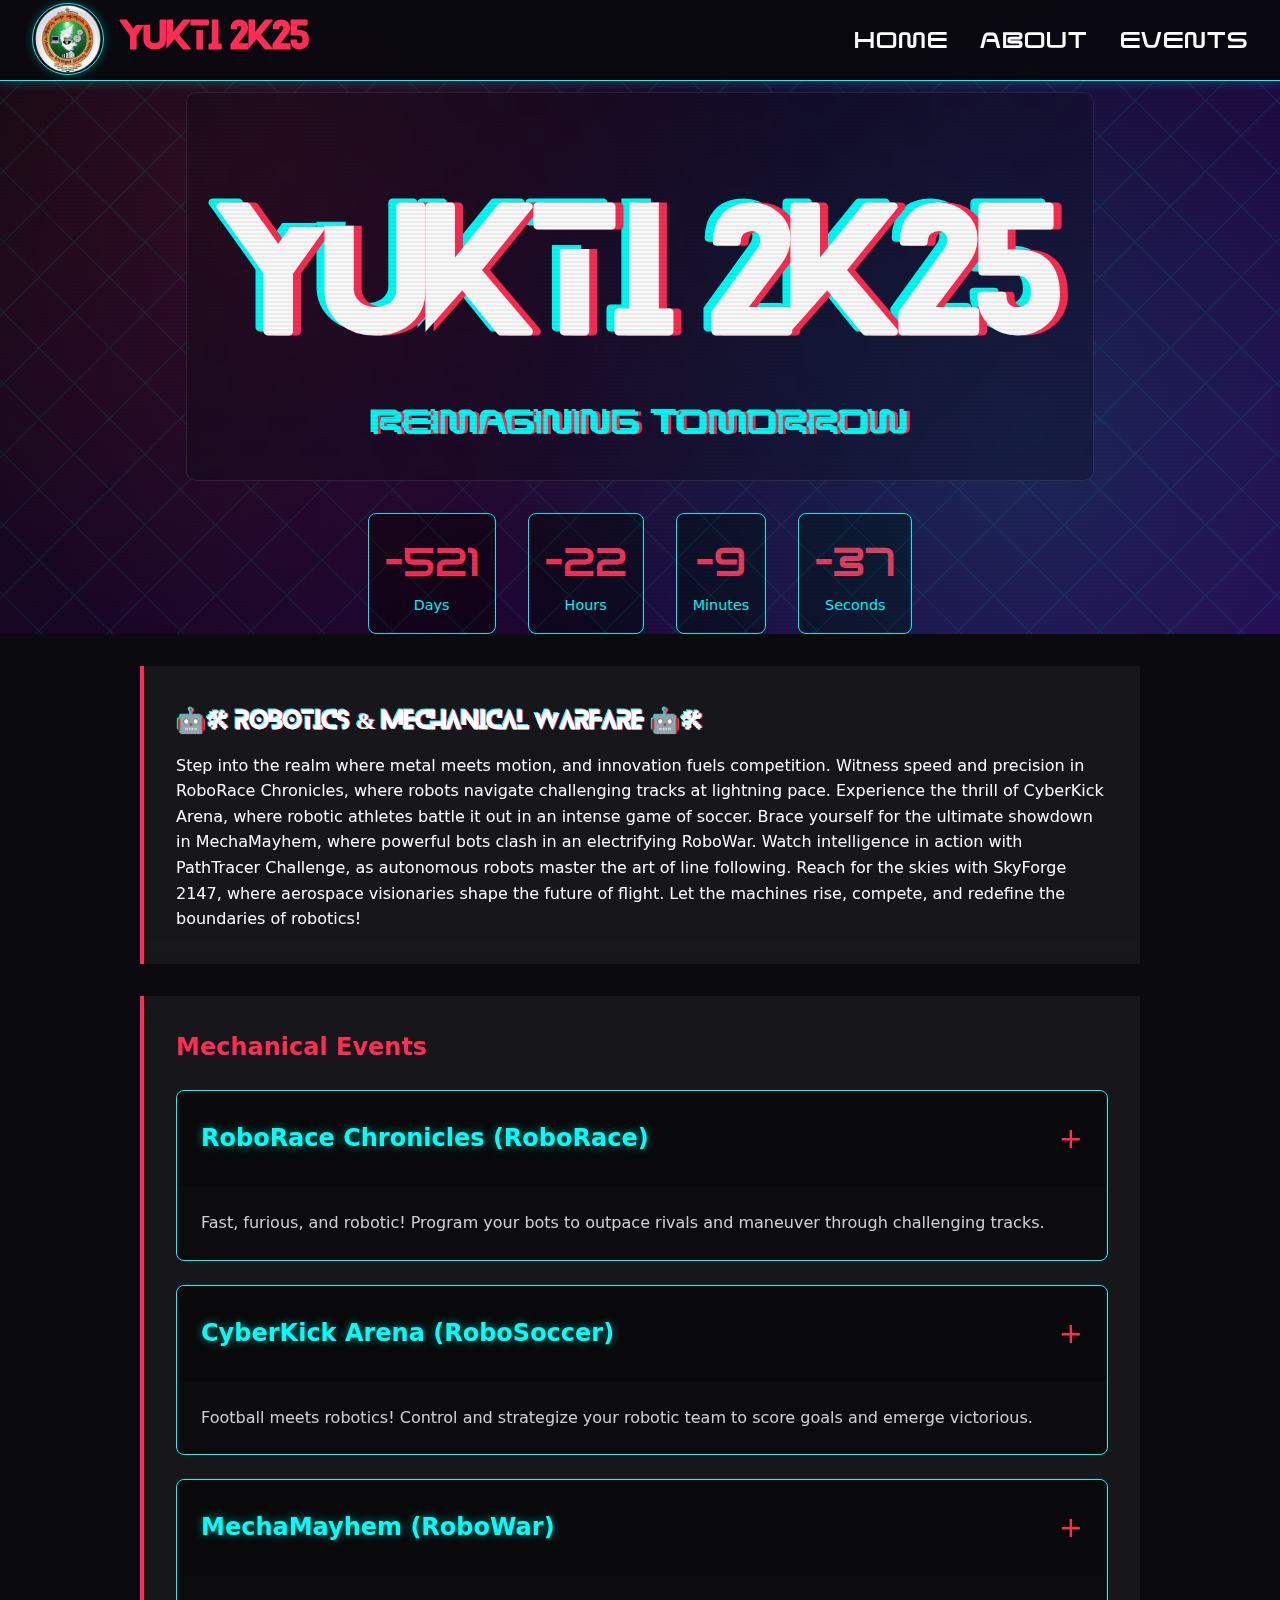
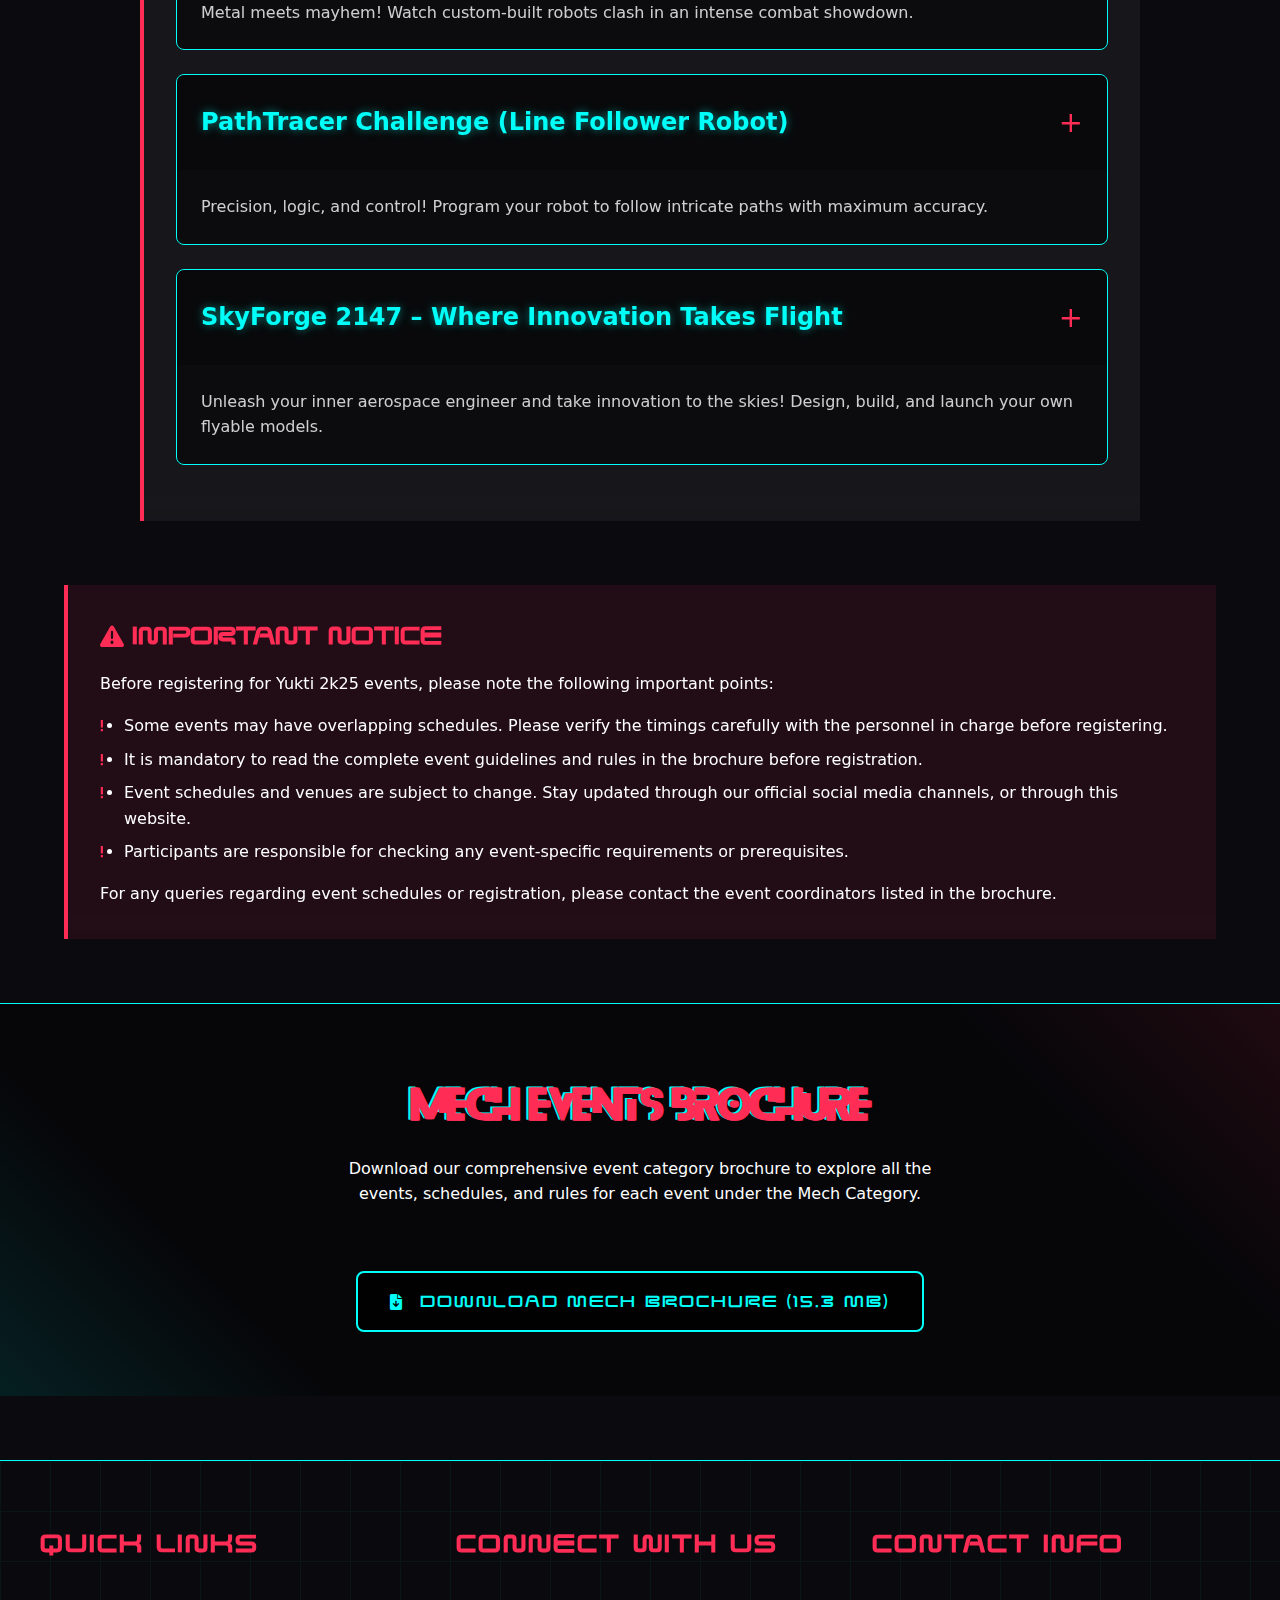
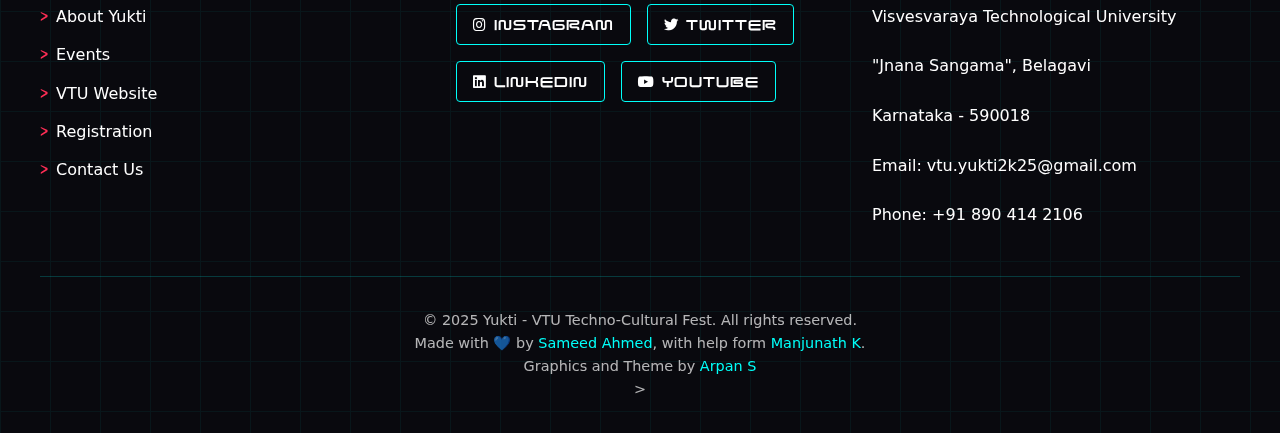
<file: events/mechanical/index.html>
<!DOCTYPE html>
<html lang="en">
<head>
    <meta charset="UTF-8">
    <title>Yukti 2k25</title>
    <link rel="stylesheet" href="../styles.css">
    <link rel="stylesheet" href="https://cdnjs.cloudflare.com/ajax/libs/font-awesome/6.0.0/css/all.min.css">
</head>
<body>
<!--Scroll Indicator -->
<div class="scroll-progress"></div>

<nav class="navbar">
    <div class="image-div">
        <a href="https://vtu.ac.in" target="_blank">
            <img src="/assets/VTULogo.png" alt="VTU Logo" class="nav-logo">
        </a>
    </div>
    <a href="https://yukti.bastamasta.dev" class="nav-brand" target="_blank">Yukti 2k25</a>
    <div class="nav-links">
        <a href="#home" class="nav-link">Home</a>
        <a href="#about" class="nav-link">About</a>
        <a href="#events" class="nav-link">Events</a>
    </div>
</nav>

<div id="home" class="hero">
    <div class="grid-bg"></div>
    <div class="glitch-container">
        <h1 class="glitch">Yukti 2k25</h1>
        <p class="subtitle">Reimagining tomorrow</p>
    </div>
    <!--    Event Countdown Timer    -->
    <div class="countdown">
        <div class="countdown-item">
            <span class="countdown-value" id="days">00</span>
            <span class="countdown-label">Days</span>
        </div>
        <div class="countdown-item">
            <span class="countdown-value" id="hours">00</span>
            <span class="countdown-label">Hours</span>
        </div>
        <div class="countdown-item">
            <span class="countdown-value" id="minutes">00</span>
            <span class="countdown-label">Minutes</span>
        </div>
        <div class="countdown-item">
            <span class="countdown-value" id="seconds">00</span>
            <span class="countdown-label">Seconds</span>
        </div>
    </div>
</div>
<div id="about" class="content adjust-scroll">
    <h2>🤖🛠 Robotics & Mechanical Warfare 🤖🛠</h2>
    <p>
        Step into the realm where metal meets motion, and innovation fuels competition. Witness speed and precision in
        RoboRace Chronicles, where robots navigate challenging tracks at lightning pace. Experience the thrill of
        CyberKick Arena, where robotic athletes battle it out in an intense game of soccer. Brace yourself for the
        ultimate showdown in MechaMayhem, where powerful bots clash in an electrifying RoboWar. Watch intelligence in
        action with PathTracer Challenge, as autonomous robots master the art of line following. Reach for the skies
        with SkyForge 2147, where aerospace visionaries shape the future of flight. Let the machines rise, compete, and
        redefine the boundaries of robotics!
    </p>
</div>
<div id="events" class="content adjust-scroll">
    <h2>Mechanical Events</h2>    
    <!-- RoboRace -->
    <div class="event-card" data-url="https://bastamasta.dev/oops">
        <div class="card-header">
            <h3>RoboRace Chronicles (RoboRace)</h3>
            <span class="expand-icon">+</span>
        </div>
        <div class="card-preview">
            Fast, furious, and robotic! Program your bots to outpace rivals and maneuver through challenging tracks.
        </div>
        <div class="card-expanded">
            <div class="expanded-content">
                <h4>Event Details</h4>
                <p>Design and program your robot to navigate a racetrack filled with obstacles and challenges. Speed and precision are key to victory!</p>
                <div class="event-details">
                    <div class="detail-item">
                        <span class="detail-label">Date</span>
                        <span class="detail-value">Feb 20-21, 2025</span>
                    </div>
                    <div class="detail-item">
                        <span class="detail-label">Venue</span>
                        <span class="detail-value">C <span style="font-family: sans-serif">&</span> C Workshop</span>
                    </div>
                    <div class="detail-item">
                        <span class="detail-label">Rewards</span>
                        <span class="detail-value">General Championship for the Institution</span>
                    </div>
                    <div class="detail-item">
                        <span class="detail-label">Contact</span>
                        <div class="contact-values">
                            <span class="detail-value">Abhishek: +91 7411631327</span>
                            <span class="detail-value">Srushti: +91 93809002931</span>
                        </div>
                    </div>
                    <div class="detail-item">
                        <span class="detail-label">Max Participants Per Team</span>
                        <span class="detail-value">4</span>
                    </div>
                </div>
                <button class="register-btn" id="reg-btn"><span>Register Now</span></button>
            </div>
        </div>
    </div>
    
    <!-- RoboSoccer -->
    <div class="event-card" data-url="https://bastamasta.dev/oops">
        <div class="card-header">
            <h3>CyberKick Arena (RoboSoccer)</h3>
            <span class="expand-icon">+</span>
        </div>
        <div class="card-preview">
            Football meets robotics! Control and strategize your robotic team to score goals and emerge victorious.
        </div>
        <div class="card-expanded">
            <div class="expanded-content">
                <h4>Event Details</h4>
                <p>Build and program a team of robots to play soccer. Compete against others in a fast-paced, strategic match of robotic football!</p>
                <div class="event-details">
                    <div class="detail-item">
                        <span class="detail-label">Date</span>
                        <span class="detail-value">Feb 20-21, 2025</span>
                    </div>
                    <div class="detail-item">
                        <span class="detail-label">Venue</span>
                        <span class="detail-value">C <span style="font-family: sans-serif">&</span> C Workshop</span>
                    </div>
                    <div class="detail-item">
                        <span class="detail-label">Rewards</span>
                        <span class="detail-value">General Championship for the Institution</span>
                    </div>
                    <div class="detail-item">
                        <span class="detail-label">Contact</span>
                        <div class="contact-values">
                            <span class="detail-value">Sohan: +91 9611379511</span>
                            <span class="detail-value">Syed Maaz: +91 9035398837</span>
                        </div>
                    </div>
                    <div class="detail-item">
                        <span class="detail-label">Max Participants Per Team</span>
                        <span class="detail-value">4</span>
                    </div>
                </div>
                <button class="register-btn" id="reg-btn1"><span>Register Now</span></button>
            </div>
        </div>
    </div>
    
    <!-- MechaMayhem -->
    <div class="event-card" data-url="https://bastamasta.dev/oops">
        <div class="card-header">
            <h3>MechaMayhem (RoboWar)</h3>
            <span class="expand-icon">+</span>
        </div>
        <div class="card-preview">
            Metal meets mayhem! Watch custom-built robots clash in an intense combat showdown.
        </div>
        <div class="card-expanded">
            <div class="expanded-content">
                <h4>Event Details</h4>
                <p>Design, build, and battle your robot in an all-out war! Only the toughest bots will survive the arena.</p>
                <div class="event-details">
                    <div class="detail-item">
                        <span class="detail-label">Date</span>
                        <span class="detail-value">Feb 20-21, 2025</span>
                    </div>
                    <div class="detail-item">
                        <span class="detail-label">Venue</span>
                        <span class="detail-value">C <span style="font-family: sans-serif">&</span> C Workshop</span>
                    </div>
                    <div class="detail-item">
                        <span class="detail-label">Rewards</span>
                        <span class="detail-value">General Championship for the Institution</span>
                    </div>
                    <div class="detail-item">
                        <span class="detail-label">Contact</span>
                        <div class="contact-values">
                            <span class="detail-value">Rohan: +91 7204576411</span>
                            <span class="detail-value">Abhishek: +91 7204576411</span>
                        </div>
                    </div>
                    <div class="detail-item">
                        <span class="detail-label">Max Participants Per Team</span>
                        <span class="detail-value">4</span>
                    </div>
                </div>
                <button class="register-btn" id="reg-btn2"><span>Register Now</span></button>
            </div>
        </div>
    </div>
    
    <!-- PathTracer Challenge -->
    <div class="event-card" data-url="https://bastamasta.dev/oops">
        <div class="card-header">
            <h3>PathTracer Challenge (Line Follower Robot)</h3>
            <span class="expand-icon">+</span>
        </div>
        <div class="card-preview">
            Precision, logic, and control! Program your robot to follow intricate paths with maximum accuracy.
        </div>
        <div class="card-expanded">
            <div class="expanded-content">
                <h4>Event Details</h4>
                <p>Design and program an autonomous robot to follow a complex path accurately. Speed and efficiency matter!</p>
                <div class="event-details">
                    <div class="detail-item">
                        <span class="detail-label">Date</span>
                        <span class="detail-value">Feb 20-21, 2025</span>
                    </div>
                    <div class="detail-item">
                        <span class="detail-label">Venue</span>
                        <span class="detail-value">C <span style="font-family: sans-serif">&</span> C Workshop</span>
                    </div>
                    <div class="detail-item">
                        <span class="detail-label">Rewards</span>
                        <span class="detail-value">General Championship for the Institution</span>
                    </div>
                    <div class="detail-item">
                        <span class="detail-label">Contact</span>
                        <div class="contact-values">
                            <span class="detail-value">Ramita: +91 9611535735</span>
                            <span class="detail-value">Abishek: +91 7411631327</span>
                        </div>
                    </div>
                    <div class="detail-item">
                        <span class="detail-label">Max Participants Per Team</span>
                        <span class="detail-value">4</span>
                    </div>
                </div>
                <button class="register-btn" id="reg-btn3"><span>Register Now</span></button>
            </div>
        </div>
    </div>
     <!-- SkyForge 2147 -->
     <div class="event-card" data-url="#">
        <div class="card-header">
            <h3>SkyForge 2147 – Where Innovation Takes Flight</h3>
            <span class="expand-icon">+</span>
        </div>
        <div class="card-preview">
            Unleash your inner aerospace engineer and take innovation to the skies! Design, build, and launch your own flyable models.
        </div>
        <div class="card-expanded">
            <div class="expanded-content">
                <h4>Event Details</h4>
                <p>Push the boundaries of aerodynamics and engineering by creating futuristic drones and bio-inspired flying marvels.</p>
                <div class="event-details">
                    <div class="detail-item">
                        <span class="detail-label">Date</span>
                        <span class="detail-value">Feb 22-23, 2025</span>
                    </div>
                    <div class="detail-item">
                        <span class="detail-label">Venue</span>
                        <span class="detail-value">C <span style="font-family: sans-serif">&</span> C Workshop</span>
                    </div>
                    <div class="detail-item">
                        <span class="detail-label">Rewards</span>
                        <span class="detail-value">General Championship for the Institution</span>
                    </div>
                    <div class="detail-item">
                        <span class="detail-label">Contact</span>
                        <div class="contact-values">
                            <span class="detail-value">Haseeb: +91 8431209785</span>
                            <span class="detail-value">Abishek: +91 7411631327</span>
                        </div>
                    </div>
                    <div class="detail-item">
                        <span class="detail-label">Max Participants Per Team</span>
                        <span class="detail-value">No Limit, but at least 3</span>
                    </div>
                </div>
                <button class="register-btn" id="reg-btn4"><span>Register Now</span></button>
            </div>
        </div>
    </div>
</div>

<!-- Disclaimer Section -->
<div class="disclaimer-section">
    <h3 class="disclaimer-title">
        <i class="fas fa-exclamation-triangle"></i>
        Important Notice
    </h3>
    <div class="disclaimer-content">
        <p>Before registering for Yukti 2k25 events, please note the following important points:</p>
        <ul class="disclaimer-points">
            <li>Some events may have overlapping schedules. Please verify the timings carefully with the personnel in charge before registering.</li>
            <li>It is mandatory to read the complete event guidelines and rules in the brochure before registration.</li>
            <li>Event schedules and venues are subject to change. Stay updated through our official social media channels, or through this website.</li>
            <li>Participants are responsible for checking any event-specific requirements or prerequisites.</li>
        </ul>
        <p style="margin-top: 1rem;">For any queries regarding event schedules or registration, please contact the event coordinators listed in the brochure.</p>
    </div>
</div>

<!-- Brochure Download Section -->
<div class="brochure-section">
    <h2 class="brochure-title">Mech Events Brochure</h2>
    <p class="brochure-description">
        Download our comprehensive event category brochure to explore all the events, schedules, and rules for each event under the Mech Category.
    </p>
    <a href="../../assets/event-brochures/mech.pdf" download class="download-button">
        <i class="fas fa-file-download"></i>
        Download Mech Brochure (15.3 MB)
    </a>
</div>

<!-- Footer -->
<footer class="footer">
    <div class="footer-content">
        <div class="footer-grid">
            <!-- Quick Links Section -->
            <div class="footer-section">
                <h3>Quick Links</h3>
                <div class="quick-links">
                    <a href="https://yukti.bastamasta.dev/#about" class="quick-link">About Yukti</a>
                    <a href="https://yukti.bastamasta.dev/#events" class="quick-link">Events</a>
                    <a href="https://vtu.ac.in" class="quick-link">VTU Website</a>
                    <a href="https://yukti.bastamasta.dev/oops" class="quick-link">Registration</a>
                    <a href="#contacts" class="quick-link">Contact Us</a>
                </div>
            </div>

            <!-- Connect Section -->
            <div class="footer-section">
                <h3>Connect With Us</h3>
                <div class="social-links">
                    <a href="https://www.instagram.com/yukti_vtu?igsh=MWJvend5a3BsOWYzdw==" class="social-link"><i class="fab fa-instagram"></i> Instagram</a>
                    <a href="https://x.com/VTU_OFFICIAL_PR?t=1664Z_kmwNIND15jmzubsQ&s=08" class="social-link"><i class="fab fa-twitter"></i> Twitter</a>
                    <a href="https://www.linkedin.com/company/vtu-official-belagavi-pr/" class="social-link"><i class="fab fa-linkedin"></i> LinkedIn</a>
                    <a href="https://youtube.com/@yukti_vtu-op?si=X0i0t95cgdiow2Iy" class="social-link"><i class="fab fa-youtube"></i> YouTube</a>
                </div>
            </div>

            <!-- Contact Section -->
            <div class="footer-section" id="contacts">
                <h3>Contact Info</h3>
                <p>Visvesvaraya Technological University</p>
                <p>"Jnana Sangama", Belagavi</p>
                <p>Karnataka - 590018</p>
                <p>Email: vtu.yukti2k25@gmail.com</p>
                <p>Phone: +91 890 414 2106</p>
            </div>
        </div>

        <!-- Footer Bottom -->
        <div class="footer-bottom">
            <p>© 2025 Yukti - VTU Techno-Cultural Fest. All rights reserved.</p>
            <p>Made with 💙 by <a href="https://bastamasta.dev" target="_blank">Sameed Ahmed</a>, with help form
                <a href="https://github.com/memanju2005">Manjunath K</a>.</p>
            <p>Graphics and Theme by <a href="https://www.instagram.com/phoenixogd">Arpan S</a></p>>
        </div>
    </div>
</footer>
<button id="backToTop" class="back-to-top"><i class="fa-solid fa-arrow-up"></i></button>
<script src="../script.js"></script>
</body>
</html>
</file>
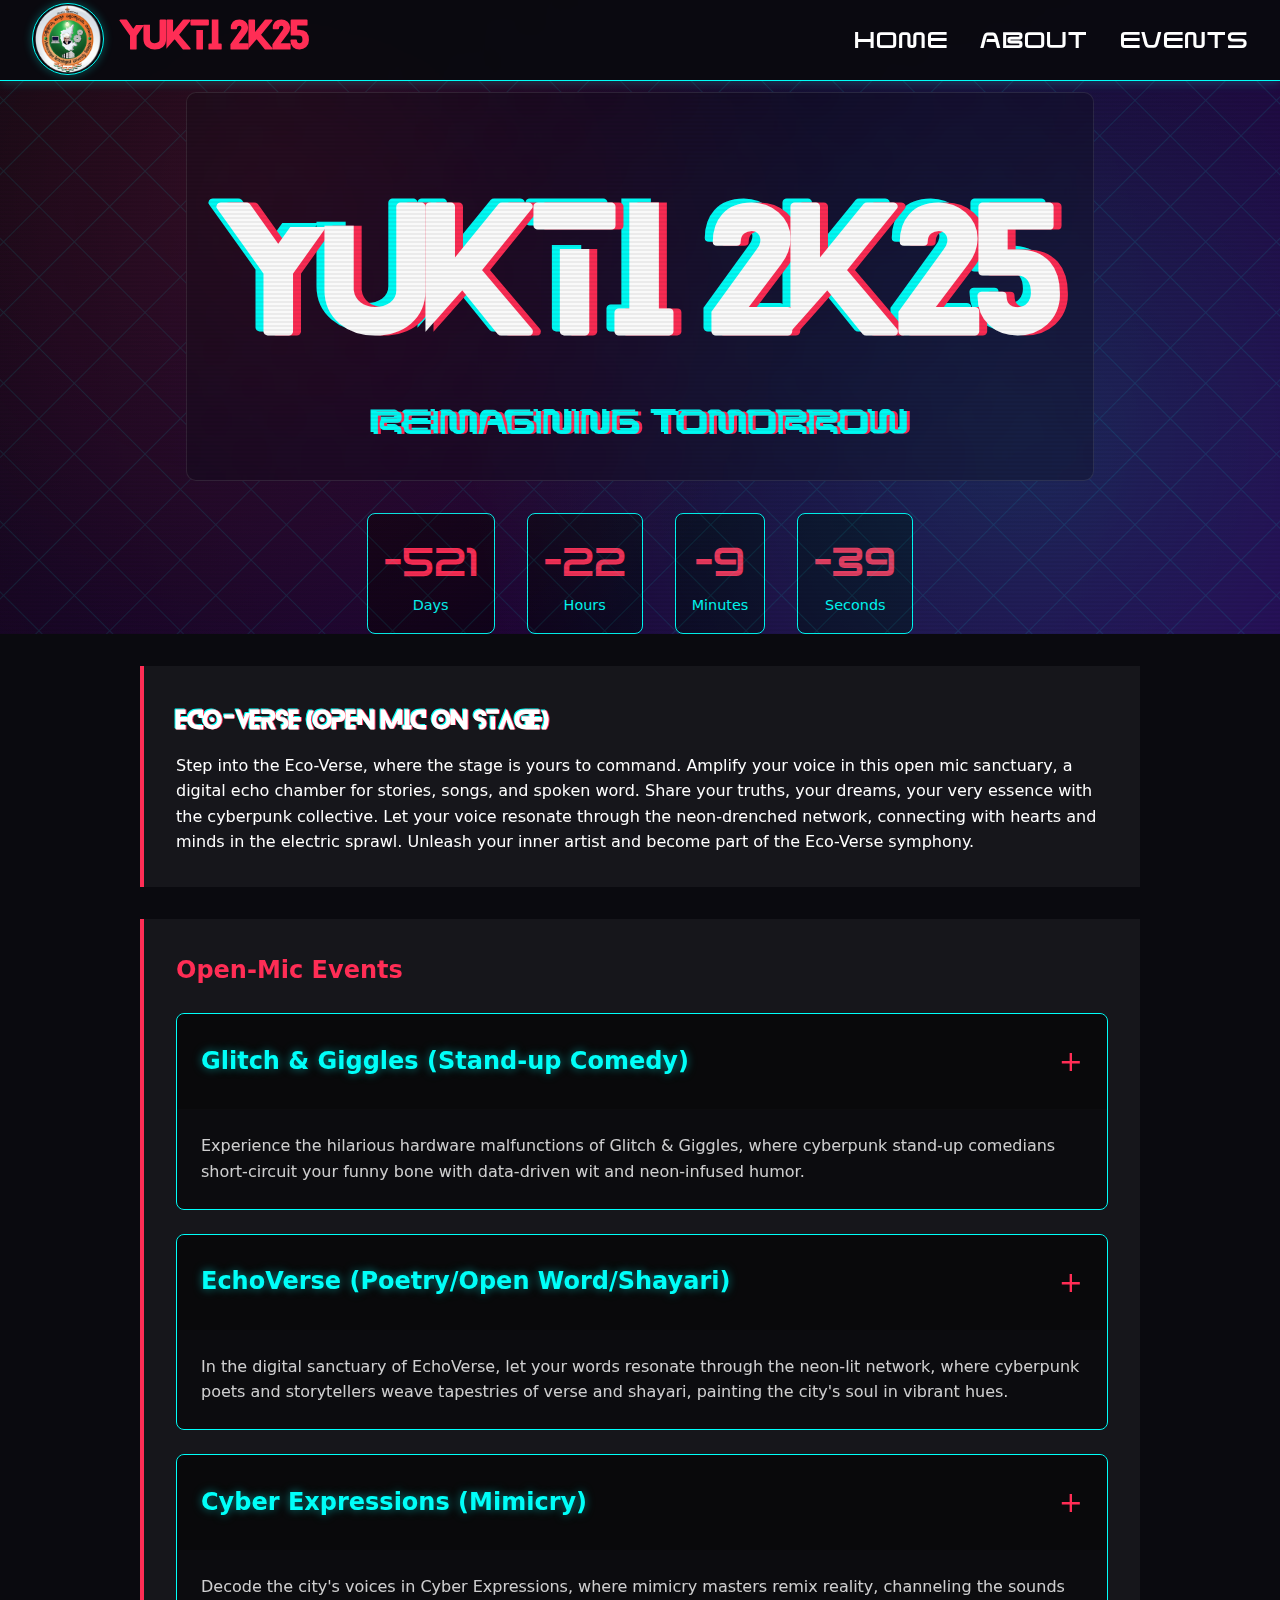
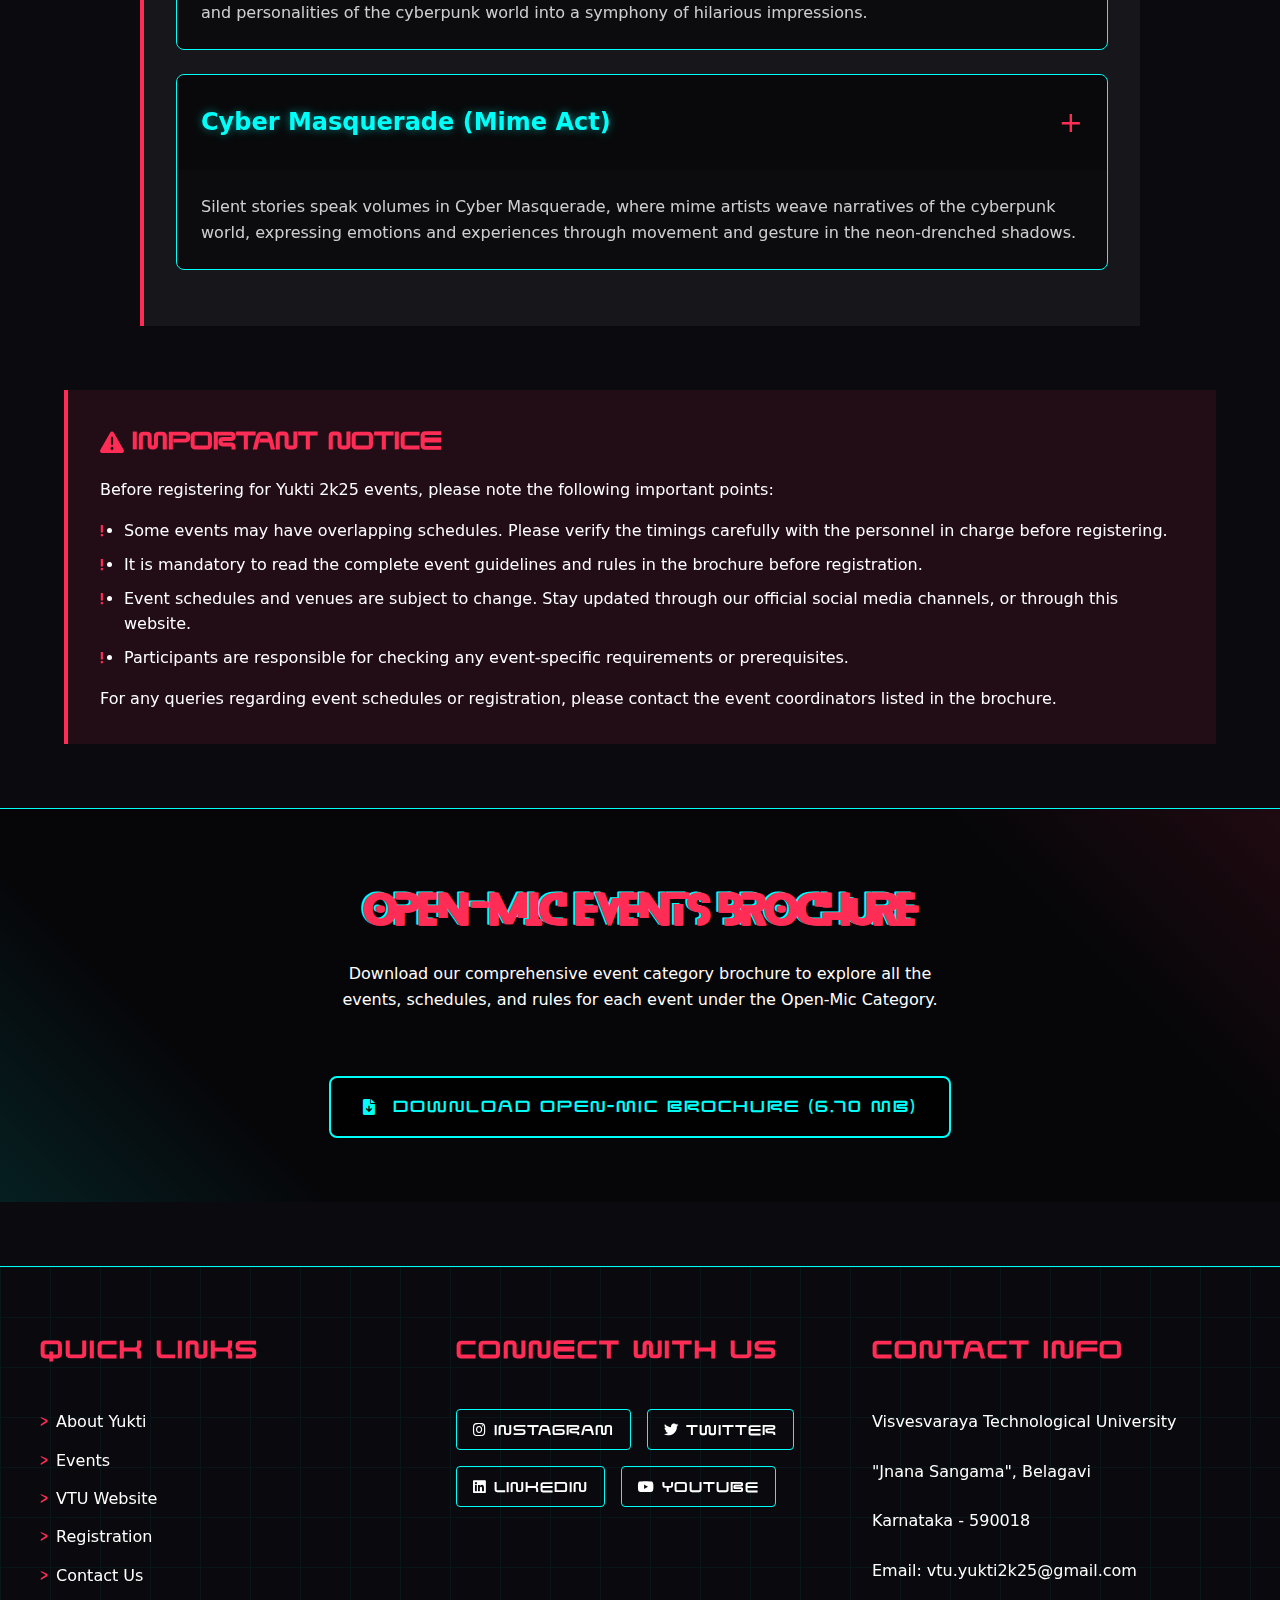
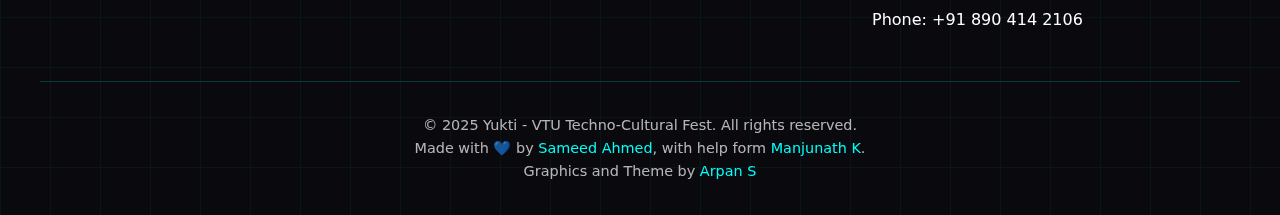
<file: events/open-mic/index.html>
<!DOCTYPE html>
<html lang="en">
<head>
    <meta charset="UTF-8">
    <title>Yukti 2k25</title>
    <link rel="stylesheet" href="../styles.css">
    <link rel="stylesheet" href="https://cdnjs.cloudflare.com/ajax/libs/font-awesome/6.0.0/css/all.min.css">
</head>
<body>
<!--Scroll Indicator -->
<div class="scroll-progress"></div>

<nav class="navbar">
    <div class="image-div">
        <a href="https://vtu.ac.in" target="_blank">
            <img src="/assets/VTULogo.png" alt="VTU Logo" class="nav-logo">
        </a>
    </div>
    <a href="https://yukti.bastamasta.dev" class="nav-brand" target="_blank">Yukti 2k25</a>
    <div class="nav-links">
        <a href="#home" class="nav-link">Home</a>
        <a href="#about" class="nav-link">About</a>
        <a href="#events" class="nav-link">Events</a>
    </div>
</nav>

<div id="home" class="hero">
    <div class="grid-bg"></div>
    <div class="glitch-container">
        <h1 class="glitch">Yukti 2k25</h1>
        <p class="subtitle">Reimagining tomorrow</p>
    </div>
    <!--    Event Countdown Timer    -->
    <div class="countdown">
        <div class="countdown-item">
            <span class="countdown-value" id="days">00</span>
            <span class="countdown-label">Days</span>
        </div>
        <div class="countdown-item">
            <span class="countdown-value" id="hours">00</span>
            <span class="countdown-label">Hours</span>
        </div>
        <div class="countdown-item">
            <span class="countdown-value" id="minutes">00</span>
            <span class="countdown-label">Minutes</span>
        </div>
        <div class="countdown-item">
            <span class="countdown-value" id="seconds">00</span>
            <span class="countdown-label">Seconds</span>
        </div>
    </div>
</div>

<div id="about" class="content adjust-scroll">
    <h2>Eco-Verse (Open Mic on stage)</h2>
    <p>
        Step into the Eco-Verse, where the stage is yours to command.  Amplify your voice in this open mic sanctuary,
        a digital echo chamber for stories, songs, and spoken word. Share your truths, your dreams, your very essence
        with the cyberpunk collective.  Let your voice resonate through the neon-drenched network, connecting with hearts
        and minds in the electric sprawl.  Unleash your inner artist and become part of the Eco-Verse symphony.
    </p>
</div>

<div id="events" class="content adjust-scroll">
    <h2>Open-Mic Events</h2>

    <!--  Stand-Up Comedy  -->
    <div class="event-card" data-url="https://yukti.bastamasta.dev/oops">
        <div class="card-header">
            <h3>Glitch & Giggles (Stand-up Comedy)</h3>
            <span class="expand-icon">+</span>
        </div>

        <div class="card-preview">
            Experience the hilarious hardware malfunctions of Glitch & Giggles, where cyberpunk stand-up comedians
            short-circuit your funny bone with data-driven wit and neon-infused humor.
        </div>

        <div class="card-expanded">
            <div class="expanded-content">
                <h4>Event Details</h4>
                <p>A future where AI tells jokes? Not yet! But you can! Bring out your inner comedian, drop some
                    futuristic humor, and keep the audience laughing with your sharp wit and clever punchlines.</p>

                <div class="event-details">
                    <div class="detail-item">
                        <span class="detail-label">Date</span>
                        <span class="detail-value">Feb 20-21, 2025</span>
                    </div>
                    <div class="detail-item">
                        <span class="detail-label">Venue</span>
                        <span class="detail-value">Jnana Samvada; Main Admin Building</span>
                    </div>
                    <div class="detail-item">
                        <span class="detail-label">Rewards</span>
                        <span class="detail-value">General Championship for the Institution</span>
                    </div>
                    <div class="detail-item">
                        <span class="detail-label">Contact</span>
                        <div class="contact-values">
                            <span class="detail-value">TBD</span>
                        </div>
                    </div>
                    <div class="detail-item">
                        <span class="detail-label">Max Participants Per Team</span>
                        <span class="detail-value">1 (Individual Event)</span>
                    </div>
                </div>

                <button class="register-btn" id="reg-btn">
                    <span>Register Now</span>
                </button>
            </div>
        </div>
    </div>

<!--  Poetry  -->
    <div class="event-card" data-url="https://yukti.bastamasta.dev/oops">
        <div class="card-header">
            <h3>EchoVerse (Poetry/Open Word/Shayari)</h3>
            <span class="expand-icon">+</span>
        </div>

        <div class="card-preview">
            In the digital sanctuary of EchoVerse, let your words resonate through the neon-lit network, where cyberpunk
            poets and storytellers weave tapestries of verse and shayari, painting the city's soul in vibrant hues.
        </div>

        <div class="card-expanded">
            <div class="expanded-content">
                <h4>Event Details</h4>
                <p>Where words become waves of change! Pour your heart out through poetry, shayari, or spoken word as
                    you explore themes of innovation, hope, and the world of tomorrow. Let your words spark revolutions!</p>

                <div class="event-details">
                    <div class="detail-item">
                        <span class="detail-label">Date</span>
                        <span class="detail-value">Feb 20-21, 2025</span>
                    </div>
                    <div class="detail-item">
                        <span class="detail-label">Venue</span>
                        <span class="detail-value">Jnana Samvada; Main Admin Building</span>
                    </div>
                    <div class="detail-item">
                        <span class="detail-label">Rewards</span>
                        <span class="detail-value">General Championship for the Institution</span>
                    </div>
                    <div class="detail-item">
                        <span class="detail-label">Contact</span>
                        <div class="contact-values">
                            <span class="detail-value">TBD</span>
                        </div>
                    </div>
                    <div class="detail-item">
                        <span class="detail-label">Max Participants Per Team</span>
                        <span class="detail-value">1 (Individual Event)</span>
                    </div>
                </div>

                <button class="register-btn" id="reg-btn1">
                    <span>Register Now</span>
                </button>
            </div>
        </div>
    </div>

<!--  Mimicry  -->
    <div class="event-card" data-url="https://yukti.bastamasta.dev/oops">
        <div class="card-header">
            <h3>Cyber Expressions (Mimicry)</h3>
            <span class="expand-icon">+</span>
        </div>

        <div class="card-preview">
            Decode the city's voices in Cyber Expressions, where mimicry masters remix reality, channeling the sounds
            and personalities of the cyberpunk world into a symphony of hilarious impressions.
        </div>

        <div class="card-expanded">
            <div class="expanded-content">
                <h4>Event Details</h4>
                <p>If you can be anyone, why be just one? Imitate celebrities, influencers, and even AI voices in this fun-filled mimicry challenge where entertainment meets talent.</p>

                <div class="event-details">
                    <div class="detail-item">
                        <span class="detail-label">Date</span>
                        <span class="detail-value">Feb 20-21, 2025</span>
                    </div>
                    <div class="detail-item">
                        <span class="detail-label">Venue</span>
                        <span class="detail-value">Jnana Samvada; Main Admin Building</span>
                    </div>
                    <div class="detail-item">
                        <span class="detail-label">Rewards</span>
                        <span class="detail-value">General Championship for the Institution</span>
                    </div>
                    <div class="detail-item">
                        <span class="detail-label">Contact</span>
                        <div class="contact-values">
                            <span class="detail-value">TBD</span>
                        </div>
                    </div>
                    <div class="detail-item">
                        <span class="detail-label">Max Participants Per Team</span>
                        <span class="detail-value">1 (Individual Event)</span>
                    </div>
                </div>

                <button class="register-btn" id="reg-btn2">
                    <span>Register Now</span>
                </button>
            </div>
        </div>
    </div>

<!--  Mime  -->
    <div class="event-card" data-url="https://yukti.bastamasta.dev/oops">
        <div class="card-header">
            <h3>Cyber Masquerade (Mime Act)</h3>
            <span class="expand-icon">+</span>
        </div>

        <div class="card-preview">
            Silent stories speak volumes in Cyber Masquerade, where mime artists weave narratives of the cyberpunk world,
            expressing emotions and experiences through movement and gesture in the neon-drenched shadows.
        </div>

        <div class="card-expanded">
            <div class="expanded-content">
                <h4>Event Details</h4>
                <p>Silence speaks louder than words! A gripping performance where expressions, body language, and
                    storytelling create powerful narratives—no dialogue, just impact.</p>

                <div class="event-details">
                    <div class="detail-item">
                        <span class="detail-label">Date</span>
                        <span class="detail-value">Feb 20-21, 2025</span>
                    </div>
                    <div class="detail-item">
                        <span class="detail-label">Venue</span>
                        <span class="detail-value">Jnana Samvada; Main Admin Building</span>
                    </div>
                    <div class="detail-item">
                        <span class="detail-label">Rewards</span>
                        <span class="detail-value">General Championship for the Institution</span>
                    </div>
                    <div class="detail-item">
                        <span class="detail-label">Contact</span>
                        <div class="contact-values">
                            <span class="detail-value">TBD</span>
                        </div>
                    </div>
                    <div class="detail-item">
                        <span class="detail-label">Max Participants Per Team</span>
                        <span class="detail-value">1 (Solo) 4 (Group)</span>
                    </div>
                </div>

                <button class="register-btn" id="reg-btn3">
                    <span>Register Now</span>
                </button>
            </div>
        </div>
    </div>
</div>

<!-- Disclaimer Section -->
<div class="disclaimer-section">
    <h3 class="disclaimer-title">
        <i class="fas fa-exclamation-triangle"></i>
        Important Notice
    </h3>
    <div class="disclaimer-content">
        <p>Before registering for Yukti 2k25 events, please note the following important points:</p>
        <ul class="disclaimer-points">
            <li>Some events may have overlapping schedules. Please verify the timings carefully with the personnel in charge before registering.</li>
            <li>It is mandatory to read the complete event guidelines and rules in the brochure before registration.</li>
            <li>Event schedules and venues are subject to change. Stay updated through our official social media channels, or through this website.</li>
            <li>Participants are responsible for checking any event-specific requirements or prerequisites.</li>
        </ul>
        <p style="margin-top: 1rem;">For any queries regarding event schedules or registration, please contact the event coordinators listed in the brochure.</p>
    </div>
</div>

<!-- Brochure Download Section -->
<div class="brochure-section">
    <h2 class="brochure-title">Open-Mic Events Brochure</h2>
    <p class="brochure-description">
        Download our comprehensive event category brochure to explore all the events, schedules, and rules for each event under the Open-Mic Category.
    </p>
    <a href="../../assets/event-brochures/open-mic.pdf" download class="download-button">
        <i class="fas fa-file-download"></i>
        Download Open-Mic Brochure (6.70 MB)
    </a>
</div>

<!-- Footer -->
<footer class="footer">
    <div class="footer-content">
        <div class="footer-grid">
            <!-- Quick Links Section -->
            <div class="footer-section">
                <h3>Quick Links</h3>
                <div class="quick-links">
                    <a href="https://yukti.bastamasta.dev/#about" class="quick-link">About Yukti</a>
                    <a href="https://yukti.bastamasta.dev/#events" class="quick-link">Events</a>
                    <a href="https://vtu.ac.in" class="quick-link">VTU Website</a>
                    <a href="https://yukti.bastamasta.dev/oops" class="quick-link">Registration</a>
                    <a href="#contacts" class="quick-link">Contact Us</a>
                </div>
            </div>

            <!-- Connect Section -->
            <div class="footer-section">
                <h3>Connect With Us</h3>
                <div class="social-links">
                    <a href="https://www.instagram.com/yukti_vtu?igsh=MWJvend5a3BsOWYzdw==" class="social-link"><i class="fab fa-instagram"></i> Instagram</a>
                    <a href="https://x.com/VTU_OFFICIAL_PR?t=1664Z_kmwNIND15jmzubsQ&s=08" class="social-link"><i class="fab fa-twitter"></i> Twitter</a>
                    <a href="https://www.linkedin.com/company/vtu-official-belagavi-pr/" class="social-link"><i class="fab fa-linkedin"></i> LinkedIn</a>
                    <a href="https://youtube.com/@yukti_vtu-op?si=X0i0t95cgdiow2Iy" class="social-link"><i class="fab fa-youtube"></i> YouTube</a>
                </div>
            </div>

            <!-- Contact Section -->
            <div class="footer-section" id="contacts">
                <h3>Contact Info</h3>
                <p>Visvesvaraya Technological University</p>
                <p>"Jnana Sangama", Belagavi</p>
                <p>Karnataka - 590018</p>
                <p>Email: vtu.yukti2k25@gmail.com</p>
                <p>Phone: +91 890 414 2106</p>
            </div>
        </div>

        <!-- Footer Bottom -->
        <div class="footer-bottom">
            <p>© 2025 Yukti - VTU Techno-Cultural Fest. All rights reserved.</p>
            <p>Made with 💙 by <a href="https://bastamasta.dev" target="_blank">Sameed Ahmed</a>, with help form
                <a href="https://github.com/memanju2005">Manjunath K</a>.</p>
            <p>Graphics and Theme by <a href="https://www.instagram.com/phoenixogd">Arpan S</a></p>
        </div>
    </div>
</footer>
<button id="backToTop" class="back-to-top"><i class="fa-solid fa-arrow-up"></i></button>
<script src="../script.js"></script>
</body>
</html>
</file>
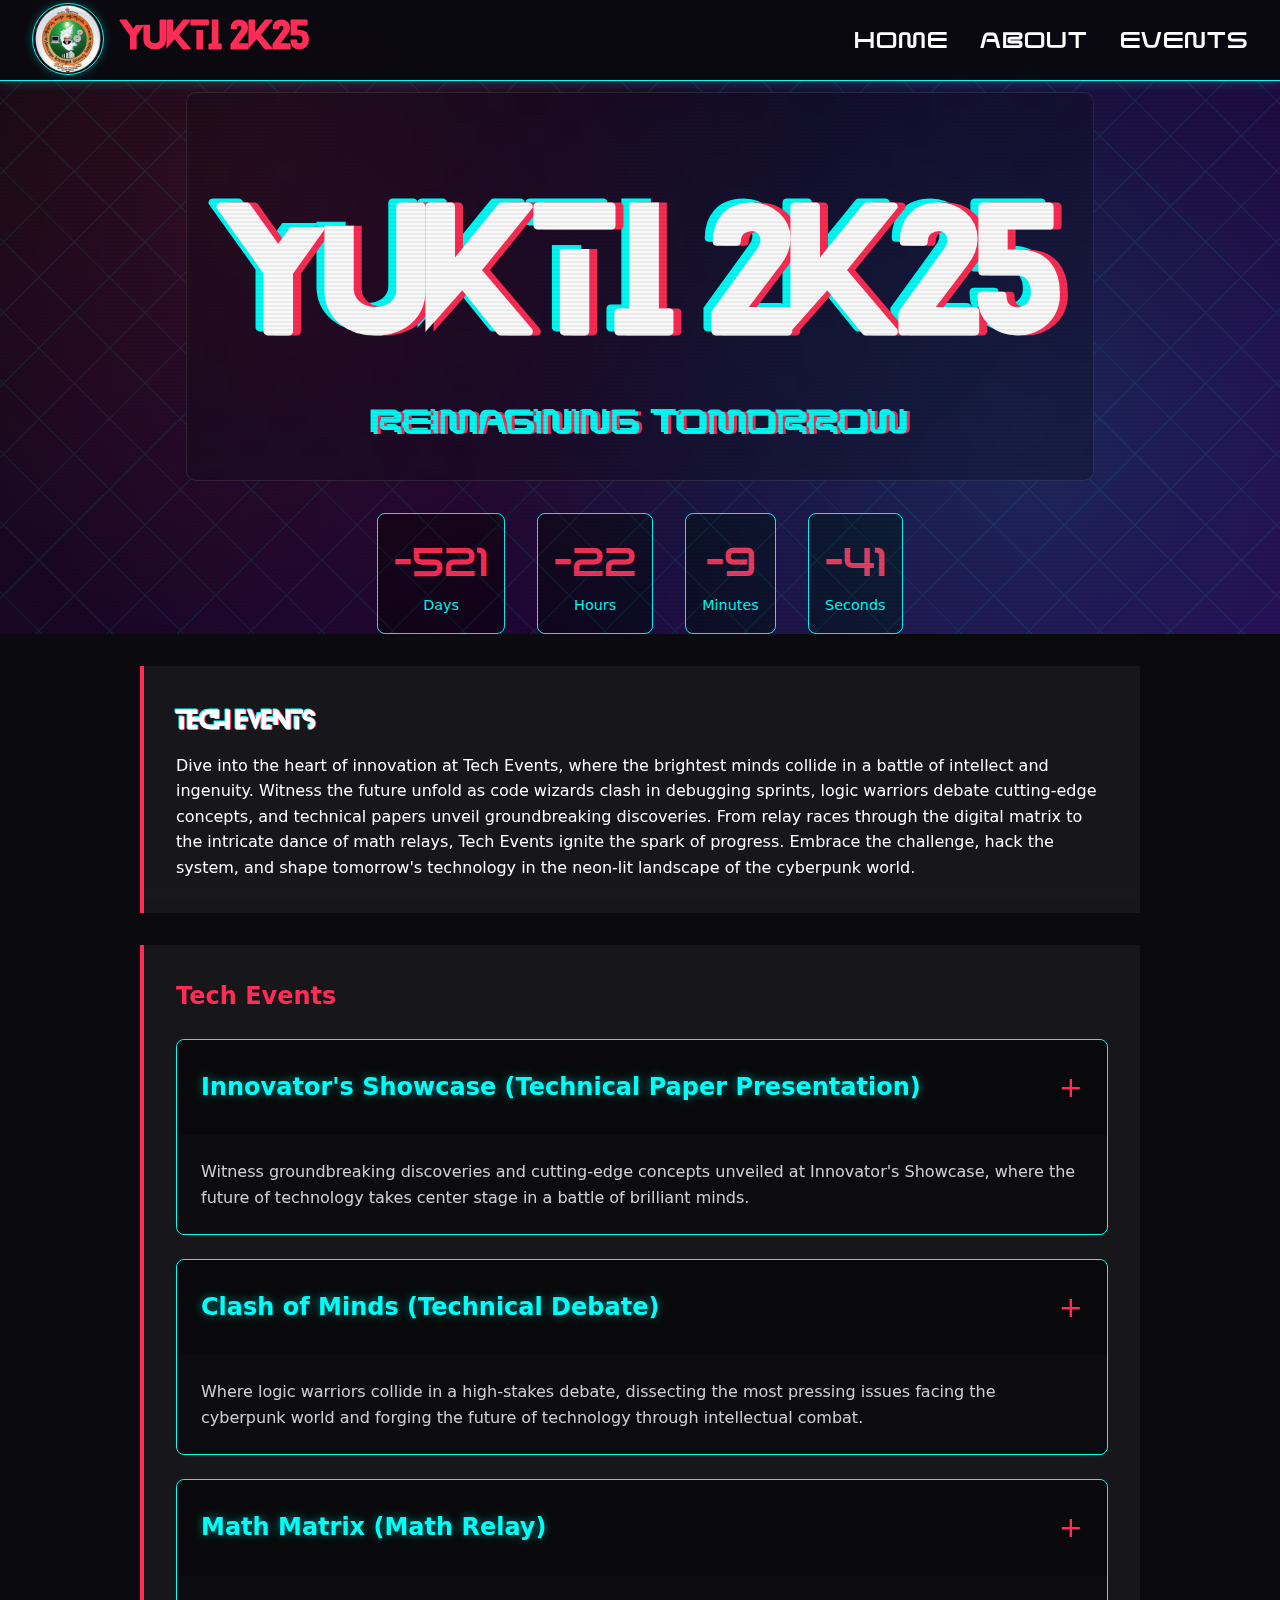
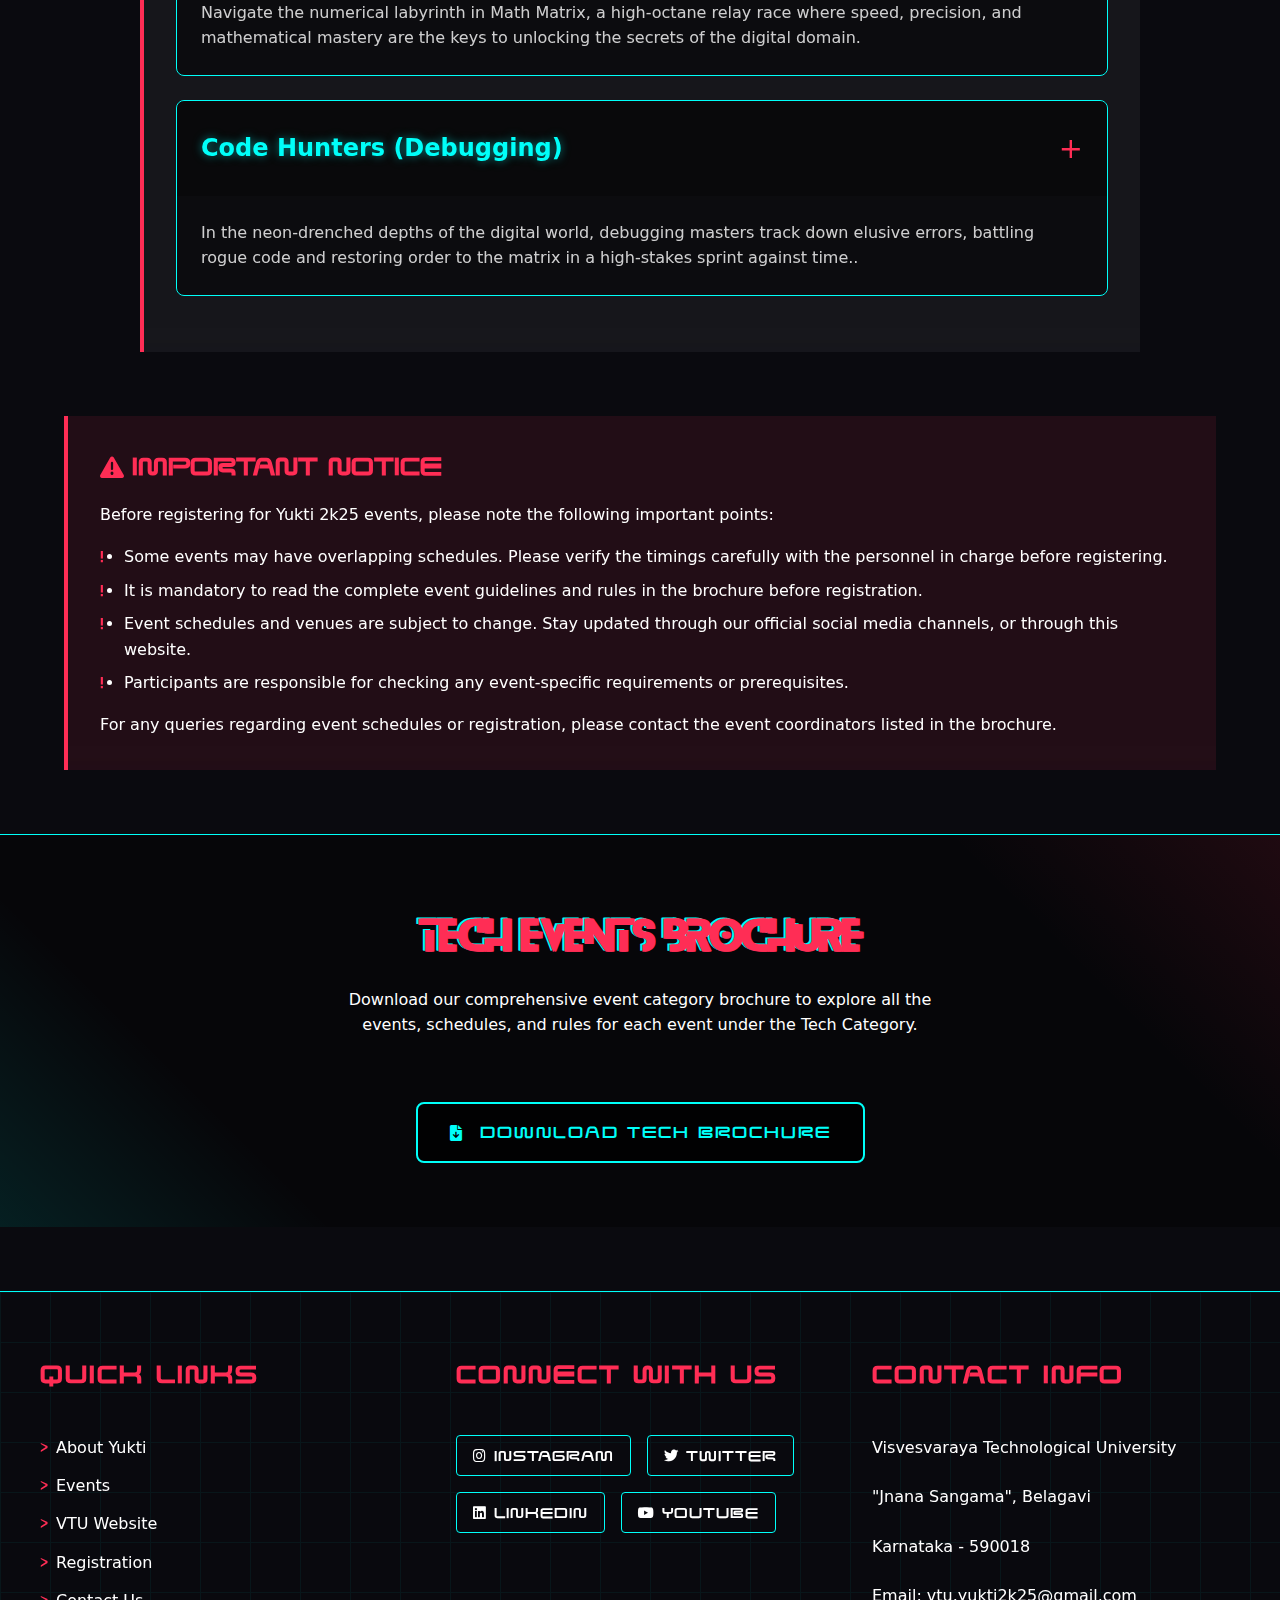
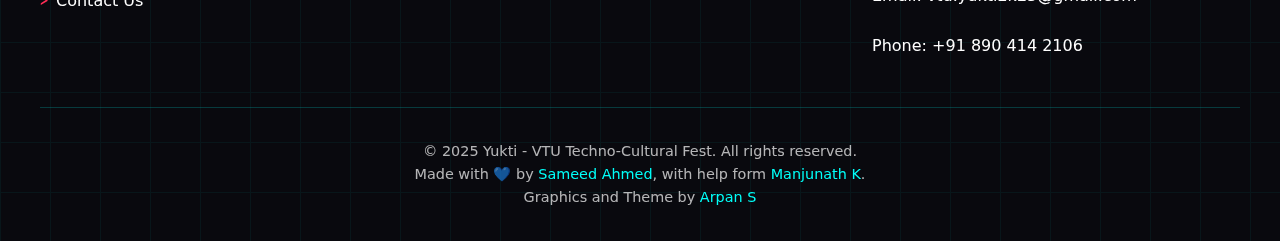
<file: events/tech/index.html>
<!DOCTYPE html>
<html lang="en">
<head>
    <meta charset="UTF-8">
    <title>Yukti 2k25</title>
    <link rel="stylesheet" href="../styles.css">
    <link rel="stylesheet" href="https://cdnjs.cloudflare.com/ajax/libs/font-awesome/6.0.0/css/all.min.css">
</head>
<body>
<!--Scroll Indicator -->
<div class="scroll-progress"></div>

<nav class="navbar">
    <div class="image-div">
        <a href="https://vtu.ac.in" target="_blank">
            <img src="/assets/VTULogo.png" alt="VTU Logo" class="nav-logo">
        </a>
    </div>
    <a href="https://yukti.bastamasta.dev" class="nav-brand" target="_blank">Yukti 2k25</a>
    <div class="nav-links">
        <a href="#home" class="nav-link">Home</a>
        <a href="#about" class="nav-link">About</a>
        <a href="#events" class="nav-link">Events</a>
    </div>
</nav>

<div id="home" class="hero">
    <div class="grid-bg"></div>
    <div class="glitch-container">
        <h1 class="glitch">Yukti 2k25</h1>
        <p class="subtitle">Reimagining tomorrow</p>
    </div>
    <!--    Event Countdown Timer    -->
    <div class="countdown">
        <div class="countdown-item">
            <span class="countdown-value" id="days">00</span>
            <span class="countdown-label">Days</span>
        </div>
        <div class="countdown-item">
            <span class="countdown-value" id="hours">00</span>
            <span class="countdown-label">Hours</span>
        </div>
        <div class="countdown-item">
            <span class="countdown-value" id="minutes">00</span>
            <span class="countdown-label">Minutes</span>
        </div>
        <div class="countdown-item">
            <span class="countdown-value" id="seconds">00</span>
            <span class="countdown-label">Seconds</span>
        </div>
    </div>
</div>

<div id="about" class="content adjust-scroll">
    <h2>Tech Events</h2>
    <p>
        Dive into the heart of innovation at Tech Events, where the brightest minds collide in a battle of intellect and
        ingenuity.  Witness the future unfold as code wizards clash in debugging sprints, logic warriors debate
        cutting-edge concepts, and technical papers unveil groundbreaking discoveries.  From relay races through the
        digital matrix to the intricate dance of math relays, Tech Events ignite the spark of progress.  Embrace the
        challenge, hack the system, and shape tomorrow's technology in the neon-lit landscape of the cyberpunk world.
    </p>
</div>

<div id="events" class="content adjust-scroll">
    <h2>Tech Events</h2>

    <!--  Paper Presentation  -->
    <div class="event-card" data-url="https://yukti.bastamasta.dev/oops">
        <div class="card-header">
            <h3>Innovator's Showcase (Technical Paper Presentation)</h3>
            <span class="expand-icon">+</span>
        </div>

        <div class="card-preview">
            Witness groundbreaking discoveries and cutting-edge concepts unveiled at Innovator's Showcase, where the
            future of technology takes center stage in a battle of brilliant minds.
        </div>

        <div class="card-expanded">
            <div class="expanded-content">
                <h4>Event Details</h4>
                <p>Have an idea that could change the future? Present your research, tech innovations, and futuristic
                    concepts to an expert panel. This is your platform to make history!</p>

                <div class="event-details">
                    <div class="detail-item">
                        <span class="detail-label">Date</span>
                        <span class="detail-value">Feb 20-21, 2025</span>
                    </div>
                    <div class="detail-item">
                        <span class="detail-label">Venue</span>
                        <span class="detail-value">Classroom; Civil Block (TBA)</span>
                    </div>
                    <div class="detail-item">
                        <span class="detail-label">Rewards</span>
                        <span class="detail-value">General Championship for the Institution</span>
                    </div>
                    <div class="detail-item">
                        <span class="detail-label">Contact</span>
                        <div class="contact-values">
                            <span class="detail-value">Kavya: +91 8971766306</span>
                            <span class="detail-value">Ritaka*: +91 8105766012</span>
                        </div>
                    </div>
                    <div class="detail-item">
                        <span class="detail-label">Max Participants Per Team</span>
                        <span class="detail-value">2</span>
                    </div>
                </div>

                <button class="register-btn" id="reg-btn">
                    <span>Register Now</span>
                </button>
            </div>
        </div>
    </div>

<!--  Technical Debate  -->
    <div class="event-card" data-url="https://yukti.bastamasta.dev/oops">
        <div class="card-header">
            <h3>Clash of Minds (Technical Debate)</h3>
            <span class="expand-icon">+</span>
        </div>

        <div class="card-preview">
            Where logic warriors collide in a high-stakes debate, dissecting the most pressing issues facing the
            cyberpunk world and forging the future of technology through intellectual combat.
        </div>

        <div class="card-expanded">
            <div class="expanded-content">
                <h4>Event Details</h4>
                <p>The ultimate battle of logic and wit! Challenge opinions, back up your arguments, and debate on the
                    hottest tech topics shaping tomorrow’s world. Think. Speak. Win!</p>

                <div class="event-details">
                    <div class="detail-item">
                        <span class="detail-label">Date</span>
                        <span class="detail-value">Feb 20-21, 2025</span>
                    </div>
                    <div class="detail-item">
                        <span class="detail-label">Venue</span>
                        <span class="detail-value">Seminar Hall (Block 3; 2nd Floor)</span>
                    </div>
                    <div class="detail-item">
                        <span class="detail-label">Rewards</span>
                        <span class="detail-value">General Championship for the Institution</span>
                    </div>
                    <div class="detail-item">
                        <span class="detail-label">Contact</span>
                        <div class="contact-values">
                            <span class="detail-value">Ashok: +91 7619300832</span>
                            <span class="detail-value">Pavan Pawar: +91 9075688529</span>
                        </div>
                    </div>
                    <div class="detail-item">
                        <span class="detail-label">Max Participants Per Team</span>
                        <span class="detail-value">2-5</span>
                    </div>
                </div>

                <button class="register-btn" id="reg-btn1">
                    <span>Register Now</span>
                </button>
            </div>
        </div>
    </div>

<!--  Math Relay  -->
    <div class="event-card" data-url="https://yukti.bastamasta.dev/oops">
        <div class="card-header">
            <h3>Math Matrix (Math Relay)</h3>
            <span class="expand-icon">+</span>
        </div>

        <div class="card-preview">
            Navigate the numerical labyrinth in Math Matrix, a high-octane relay race where speed, precision, and
            mathematical mastery are the keys to unlocking the secrets of the digital domain.
        </div>

        <div class="card-expanded">
            <div class="expanded-content">
                <h4>Event Details</h4>
                <p>Numbers, speed, and strategy collide in this mind-bending relay challenge! Solve problems faster than
                    AI, race against time, and show why math is the real magic!</p>

                <div class="event-details">
                    <div class="detail-item">
                        <span class="detail-label">Date</span>
                        <span class="detail-value">Feb 20-21, 2025</span>
                    </div>
                    <div class="detail-item">
                        <span class="detail-label">Sports Complex (Tennis Court; Size 4)</span>
                        <span class="detail-value">TBA</span>
                    </div>
                    <div class="detail-item">
                        <span class="detail-label">Rewards</span>
                        <span class="detail-value">General Championship for the Institution</span>
                    </div>
                    <div class="detail-item">
                        <span class="detail-label">Contact</span>
                        <div class="contact-values">
                            <span class="detail-value">Rashmi: +91 9591253556</span>
                            <span class="detail-value">Uzma: +91 9148939104</span>
                        </div>
                    </div>
                    <div class="detail-item">
                        <span class="detail-label">Max Participants Per Team</span>
                        <span class="detail-value">5</span>
                    </div>
                </div>

                <button class="register-btn" id="reg-btn2">
                    <span>Register Now</span>
                </button>
            </div>
        </div>
    </div>

<!--  Debugging  -->
    <div class="event-card" data-url="https://yukti.bastamasta.dev/oops">
        <div class="card-header">
            <h3>Code Hunters (Debugging)</h3>
            <span class="expand-icon">+</span>
        </div>

        <div class="card-preview">
            In the neon-drenched depths of the digital world, debugging masters track down elusive errors, battling
            rogue code and restoring order to the matrix in a high-stakes sprint against time..
        </div>

        <div class="card-expanded">
            <div class="expanded-content">
                <h4>Event Details</h4>
                <p>Only the best coders survive! Spot errors, fix bugs, and optimize code in the ultimate coding battle
                    against glitches and time.</p>

                <div class="event-details">
                    <div class="detail-item">
                        <span class="detail-label">Date</span>
                        <span class="detail-value">Feb 20-21, 2025</span>
                    </div>
                    <div class="detail-item">
                        <span class="detail-label">CS Lab</span>
                        <span class="detail-value">TBA</span>
                    </div>
                    <div class="detail-item">
                        <span class="detail-label">Rewards</span>
                        <span class="detail-value">General Championship for the Institution</span>
                    </div>
                    <div class="detail-item">
                        <span class="detail-label">Contact</span>
                        <div class="contact-values">
                            <span class="detail-value">Vaishnavi: +91 9071585736</span>
                            <span class="detail-value">Swapnadeep: +91 7795908902</span>
                            <span class="detail-value">Lavanya: +91 9686159383</span>
                        </div>
                    </div>
                    <div class="detail-item">
                        <span class="detail-label">Max Participants Per Team</span>
                        <span class="detail-value">1 (Individual Event)</span>
                    </div>
                </div>

                <button class="register-btn" id="reg-btn3">
                    <span>Register Now</span>
                </button>
            </div>
        </div>
    </div>
</div>

<!-- Disclaimer Section -->
<div class="disclaimer-section">
    <h3 class="disclaimer-title">
        <i class="fas fa-exclamation-triangle"></i>
        Important Notice
    </h3>
    <div class="disclaimer-content">
        <p>Before registering for Yukti 2k25 events, please note the following important points:</p>
        <ul class="disclaimer-points">
            <li>Some events may have overlapping schedules. Please verify the timings carefully with the personnel in charge before registering.</li>
            <li>It is mandatory to read the complete event guidelines and rules in the brochure before registration.</li>
            <li>Event schedules and venues are subject to change. Stay updated through our official social media channels, or through this website.</li>
            <li>Participants are responsible for checking any event-specific requirements or prerequisites.</li>
        </ul>
        <p style="margin-top: 1rem;">For any queries regarding event schedules or registration, please contact the event coordinators listed in the brochure.</p>
    </div>
</div>

<!-- Brochure Download Section -->
<div class="brochure-section">
    <h2 class="brochure-title">Tech Events Brochure</h2>
    <p class="brochure-description">
        Download our comprehensive event category brochure to explore all the events, schedules, and rules for each event under the Tech Category.
    </p>
    <a href="../../assets/event-brochures/tech.pdf" download class="download-button">
        <i class="fas fa-file-download"></i>
        Download Tech Brochure
    </a>
</div>

<!-- Footer -->
<footer class="footer">
    <div class="footer-content">
        <div class="footer-grid">
            <!-- Quick Links Section -->
            <div class="footer-section">
                <h3>Quick Links</h3>
                <div class="quick-links">
                    <a href="https://yukti.bastamasta.dev/#about" class="quick-link">About Yukti</a>
                    <a href="https://yukti.bastamasta.dev/#events" class="quick-link">Events</a>
                    <a href="https://vtu.ac.in" class="quick-link">VTU Website</a>
                    <a href="https://yukti.bastamasta.dev/oops" class="quick-link">Registration</a>
                    <a href="#contacts" class="quick-link">Contact Us</a>
                </div>
            </div>

            <!-- Connect Section -->
            <div class="footer-section">
                <h3>Connect With Us</h3>
                <div class="social-links">
                    <a href="https://www.instagram.com/yukti_vtu?igsh=MWJvend5a3BsOWYzdw==" class="social-link"><i class="fab fa-instagram"></i> Instagram</a>
                    <a href="https://x.com/VTU_OFFICIAL_PR?t=1664Z_kmwNIND15jmzubsQ&s=08" class="social-link"><i class="fab fa-twitter"></i> Twitter</a>
                    <a href="https://www.linkedin.com/company/vtu-official-belagavi-pr/" class="social-link"><i class="fab fa-linkedin"></i> LinkedIn</a>
                    <a href="https://youtube.com/@yukti_vtu-op?si=X0i0t95cgdiow2Iy" class="social-link"><i class="fab fa-youtube"></i> YouTube</a>
                </div>
            </div>

            <!-- Contact Section -->
            <div class="footer-section" id="contacts">
                <h3>Contact Info</h3>
                <p>Visvesvaraya Technological University</p>
                <p>"Jnana Sangama", Belagavi</p>
                <p>Karnataka - 590018</p>
                <p>Email: vtu.yukti2k25@gmail.com</p>
                <p>Phone: +91 890 414 2106</p>
            </div>
        </div>

        <!-- Footer Bottom -->
        <div class="footer-bottom">
            <p>© 2025 Yukti - VTU Techno-Cultural Fest. All rights reserved.</p>
            <p>Made with 💙 by <a href="https://bastamasta.dev" target="_blank">Sameed Ahmed</a>, with help form
                <a href="https://github.com/memanju2005">Manjunath K</a>.</p>
            <p>Graphics and Theme by <a href="https://www.instagram.com/phoenixogd">Arpan S</a></p>
        </div>
    </div>
</footer>
<button id="backToTop" class="back-to-top"><i class="fa-solid fa-arrow-up"></i></button>
<script src="../script.js"></script>
</body>
</html>
</file>
<file: styles.css>
:root {
    --neon-pink: #ff2d55;
    --neon-blue: #00fff9;
    --dark-bg: #0a0a0f;
    --rebecca-prpl: #663399;
}
* {
    margin: 0;
    padding: 0;
    box-sizing: border-box;
    font-family: 'Segoe UI', system-ui, sans-serif;
}
html {
    scroll-behavior: smooth;
}
section {
    scroll-margin-top: 70px;
}
body {
    background-color: var(--dark-bg);
    color: #ffffff;
    line-height: 1.6;
    overflow-x: hidden;
}

/* Scroll Indicator */
.scroll-progress {
    position: fixed;
    top: 0;
    left: 0;
    width: 0;
    height: 4px;
    background: linear-gradient(to right, var(--rebecca-prpl), var(--neon-blue));
    z-index: 1002; /* Increased z-index to ensure it's above navbar */
    transition: width 0.2s ease-out;
}

/*Loader bar*/
#loading-screen {
    position: fixed;
    top: 0;
    left: 0;
    width: 100%;
    height: 100%;
    background-color: var(--dark-bg);
    z-index: 9999;
    display: flex;
    justify-content: center;
    align-items: center;
    transition: opacity 0.5s ease-out, visibility 0.5s ease-out;
}

.loader-content {
    position: relative;
    text-align: center;
    z-index: 2;
    display: flex;
    flex-direction: column;
    align-items: center;
    justify-content: center;
    background: rgba(10, 10, 15, 0.8); /* Semi-transparent dark background */
    padding: 2rem;
    border-radius: 1rem;
    border: 1px solid rgba(0, 255, 249, 0.2);
    backdrop-filter: blur(8px);
    box-shadow: 0 0 20px rgba(0, 0, 0, 0.3);
}

.loader-img {
    position: relative;
    height: 20rem;
    width: auto;
    z-index: 2;
    padding: 10px;
    filter: drop-shadow(0 0 10px rgba(0, 255, 249, 0.3));
}

.loader-title {
    font-family: Blanka, fantasy;
    font-size: 4rem;
    color: var(--neon-pink);
    text-shadow: 0.05em 0 0 var(--neon-pink),
    -0.05em -0.025em 0 var(--neon-blue),
    0 0 20px rgba(255, 45, 85, 0.5);
    margin-bottom: 2rem;
}

.loader-bar {
    width: 200px;
    height: 4px;
    background: rgba(255, 255, 255, 0.1);
    border-radius: 2px;
    margin: 20px auto;
    position: relative;
    overflow: hidden;
    box-shadow: 0 0 10px rgba(0, 255, 249, 0.2);
}

.loader-progress {
    position: absolute;
    top: 0;
    left: -200px;
    width: 200px;
    height: 100%;
    background: linear-gradient(90deg, var(--neon-blue), var(--neon-pink));
    animation: progress 2s ease-in-out infinite;
}

.loader-text {
    font-family: SBZero, sans-serif;
    color: var(--neon-blue);
    font-size: 1.2rem;
    opacity: 0;
    animation: flicker 2s infinite;
}

/*Loader Functions*/
@keyframes progress {
    0% {
        left: -200px;
    }
    100% {
        left: 200px;
    }
}

/*Navbar*/
.navbar {
    position: fixed;
    top: 0;
    left: 0;
    right: 0;
    height: 9vh;
    background: rgba(10, 10, 15, 0.95);
    backdrop-filter: blur(10px);
    display: flex;
    justify-content: space-between;
    align-items: center;
    padding: 0 2rem;
    z-index: 1000;
    border-bottom: 1px solid var(--neon-blue);
    box-shadow: 0 2px 10px rgba(0, 255, 249, 0.2);
}

.nav-logo {
    height: 8vh; /* Slightly smaller logo */
    width: 8vh;
    border-radius: 8vh;
    border: 1px solid var(--neon-blue);
    box-shadow: 0 0 10px rgba(0, 255, 249, 0.3);
    transition: all 0.3s ease;
}

.image-div {
    padding: 1rem 1rem 0.6rem 0;
}

.nav-logo:hover {
    box-shadow: 0 0 15px rgba(0, 255, 249, 0.5);
    transform: scale(1.05);
}

.nav-brand {
    text-decoration: none;
    gap: 1rem;
    color: var(--neon-pink);
    font-size: 4vh;
    font-weight: bold;
    text-transform: uppercase;
    font-family: Blanka, serif;
    padding-bottom: 1rem;
}

.nav-brand:hover {
    text-shadow: 0 0 15px var(--neon-pink);
    transform: scale(1.05);
}

.nav-brand {
    display: flex;
    align-items: center;
    gap: 0.5rem;  /* Reduced gap between logo and text */
    flex-shrink: 0; /* Prevents brand from shrinking */
    width: auto; /* Allow natural width */

}

.nav-links {
    display: flex;
    gap: 2rem;
    margin-left: auto; /* Pushes links to the right */
    padding-left: 2rem; /* Adds some space after the brand */
}

.nav-link {
    color: white;
    text-decoration: none;
    font-size: 2.5vh;
    text-transform: uppercase;
    letter-spacing: 1px;
    transition: all 0.3s ease;
    position: relative;
    font-family: SBZero, sans-serif;
}

.nav-link::after {
    content: '';
    position: absolute;
    bottom: -5px;
    left: 0;
    width: 0;
    height: 2px;
    background: var(--neon-blue);
    transition: width 0.3s ease;
}

.nav-link:hover {
    color: var(--neon-blue);
}

.nav-link:hover::after {
    width: 100%;
}
/* Adjust scroll offset  */
.adjust-scroll {
    scroll-margin-top: 15vh; /* Adjusted this value to the height of your navbar + anouncement div height */
}

.glitch-container {
    position: relative;
    text-align: center;
    padding: 2rem;
    margin-top: 2rem;
}

.glitch {
    font-size: 10rem;
    font-weight: bold;
    text-transform: uppercase;
    position: relative;
    text-shadow: 0.05em 0 0 var(--neon-pink),
                 -0.05em -0.025em 0 var(--neon-blue);
    animation: glitch 725ms infinite;
    font-family: Blanka, fantasy;
}

.subtitle {
    color: var(--neon-blue);
    font-size: 2rem;
    margin-top: 1rem;
    text-shadow: 0.1em 0 0 var(--neon-pink),
    -0.1em -0.05em 0 var(--neon-blue);
    font-family: SBZero, sans-serif;
    -webkit-animation: flicker 2s infinite;
}
/* fireball cursor hero section */
/* Hide default cursor inside the neon area */
.neon-area {
    position: relative;
    width: 100%;
    height: 250px;
    background-color: black;
    overflow: hidden;
    border-radius: 15px;
    cursor: grab;  /*Hide default cursor */
    display: flex;
    align-items: center;
    justify-content: center;
    color: white;
    font-size: 1.5rem;
}

/* Fireball Cursor */
.neon-fireball {
    position: fixed;
    width: 25px;
    height: 25px;
    border-radius: 50%;
    pointer-events: none;
    filter: blur(12px);
    opacity: 1;
    transition: transform 0.1s ease-out;
}

/* Light Trail Effect */
.trail {
    position: fixed;
    width: 12px;
    height: 12px;
    border-radius: 50%;
    filter: blur(15px);
    opacity: 0.8;
    transition: opacity 0.3s ease-out, transform 0.2s ease-out;
}

.hero {
    min-height: 100vh;
    display: flex;
    flex-direction: column;
    align-items: center;
    justify-content: center;
    position: relative;
    overflow: hidden;
    /* Enhanced gradient background */
    background: linear-gradient(
            135deg,
            rgba(10,10,15,0.95) 0%,
            rgba(45,0,83,0.95) 25%,
            rgba(0,24,72,0.95) 50%,
            rgba(0,72,123,0.95) 75%,
            rgba(10,10,15,0.95) 100%
    );
    background-size: 400% 400%;
    animation: gradientMove 15s ease infinite;
    padding-top: 60px; /* Same as navbar height */
    cursor: default;
    margin-top: 2.5rem;
}

.hero::before {
    content: '';
    position: absolute;
    top: 0;
    left: 0;
    right: 0;
    bottom: 0;
    background:
            radial-gradient(
                    circle at 20% 30%,
                    rgba(255, 45, 85, 0.15) 0%,
                    transparent 50%
            ),
            radial-gradient(
                    circle at 80% 70%,
                    rgba(0, 255, 249, 0.15) 0%,
                    transparent 50%
            );
    animation: pulseGlow 4s ease-in-out infinite;
}

.grid-bg {
    position: absolute;
    width: 200%;
    height: 200%;
    background-image:
            linear-gradient(var(--neon-blue) 1px, transparent 1px),
            linear-gradient(90deg, var(--neon-blue) 1px, transparent 1px),
            radial-gradient(circle at 50% 50%, rgba(0, 255, 249, 0.1) 0%, transparent 60%);
    background-size: 50px 50px, 50px 50px, 100% 100%;
    background-position: center;
    transform: rotate(45deg);
    opacity: 0.1;
    animation: gridMove 20s linear infinite;
}

/* Add scanlines effect */
.hero::after {
    content: '';
    position: absolute;
    top: 0;
    left: 0;
    right: 0;
    bottom: 0;
    background: repeating-linear-gradient(
            0deg,
            transparent 0%,
            rgba(0, 0, 0, 0.1) 50%,
            transparent 100%
    );
    background-size: 100% 4px;
    pointer-events: none;
}

/* Enhance glitch container with backdrop blur */
.glitch-container {
    position: relative;
    text-align: center;
    padding: 2rem;
    margin-top: 2rem;
    background: rgba(10, 10, 15, 0.3);
    backdrop-filter: blur(10px);
    border-radius: 10px;
    border: 1px solid rgba(255, 255, 255, 0.1);
}

/* Event countdown Timer*/
.countdown {
    display: flex;
    gap: 2rem;
    margin-top: 2rem;
}

.countdown-item {
    display: flex;
    flex-direction: column;
    align-items: center;
    padding: 1rem;
    background: rgba(0, 0, 0, 0.5);
    border: 1px solid var(--neon-blue);
    border-radius: 8px;
}

.countdown-value {
    font-size: 2.5rem;
    font-family: 'SBZero', sans-serif;
    color: var(--neon-pink);
}

.countdown-label {
    font-size: 0.9rem;
    color: var(--neon-blue);
}

.content {
    max-width: 90%;
    margin: 2rem auto;
    padding: 2rem;
    background: rgba(255,255,255,0.05);
    border-left: 4px solid var(--neon-pink);
    backdrop-filter: blur(10px);
}

.content h2 {
    color: var(--neon-pink);
    margin-bottom: 1rem;
}

.rem-tom {
    color: var(--neon-blue);
    font-family: SBZero, sans-serif;
    font-size: .85rem;
}
.yuk {
    font-weight: bold;
    text-shadow: 0.05em 0 0 var(--neon-pink),
    -0.05em -0.025em 0 var(--neon-blue);
    font-family: Blanka, fantasy;
}

.event-card {
    background: rgba(0,0,0,0.5);
    border: 1px solid var(--neon-blue);
    padding: 1.5rem;
    margin: 1rem 0;
    transition: all 0.3s ease;
    position: relative;
    overflow: hidden;
}

.event-card:hover {
    transform: translateX(-10px);
    box-shadow: 0 0 20px var(--neon-blue);
    cursor: pointer;
}

.event-card::before {
    content: '';
    position: absolute;
    top: 0;
    left: -100%;
    width: 100%;
    height: 100%;
    background: linear-gradient(
            90deg,
            transparent,
            rgba(0, 255, 249, 0.2),
            transparent
    );
    transition: 0.5s;
}

.event-card:hover::before {
    left: 100%;
}

.event-card h3 {
    transition: transform 0.3s ease;
    color: var(--neon-blue);
    padding: 0.1em 0.2em; /* Add padding for shadow space */
    overflow: hidden; /* Contain the glitch effect */
}

.card-link {
    color: var(--neon-blue);
}

@font-face { font-family: Blanka; src: url('fonts/Blanka-Regular.otf'); }
@font-face { font-family: SBZero; src: url('fonts/Saved by Zero Rg.otf'); }

@keyframes glitch {
    0% {
        text-shadow: 0.05em 0 0 var(--neon-pink),
                   -0.05em -0.025em 0 var(--neon-blue);
    }
    25% {
        text-shadow: -0.05em -0.025em 0 var(--neon-pink),
                    0.025em 0.025em 0 var(--neon-blue);
    }
    50% {
        text-shadow: 0.025em 0.05em 0 var(--neon-pink),
                   -0.05em -0.05em 0 var(--neon-blue);
    }
    75% {
        text-shadow: -0.05em -0.05em 0 var(--neon-pink),
                    -0.025em -0.025em 0 var(--neon-blue);
    }
}

@keyframes gridMove {
    0% {
        transform: rotate(-45deg) translateY(0);
    }
    100% {
        transform: rotate(-45deg) translateY(-50%);
    }
}

@keyframes gradientMove {
    0% {
        background-position: 0 50%;
    }
    50% {
        background-position: 100% 50%;
    }
    100% {
        background-position: 0 50%;
    }
}

@keyframes pulseGlow {
    0% {
        opacity: 0.3;
    }
    50% {
        opacity: 0.5;
    }
    100% {
        opacity: 0.3;
    }
}

@-webkit-keyframes flicker
{
    0% {opacity:0;}
    9% {opacity:0;}
    10% {opacity:.5;}
    13% {opacity:0;}
    20% {opacity:.5;}
    25% {opacity:1;}
}

/* Sponsors*/
/* Sponsors Section */
.sponsors-section {
    background: rgba(0, 0, 0, 0.4);
    padding: 4rem 2rem;
    margin-top: 4rem;
    border-top: 1px solid var(--neon-blue);
    position: relative;
    overflow: hidden;
}

.sponsors-section::before {
    content: '';
    position: absolute;
    top: 0;
    left: 0;
    right: 0;
    bottom: 0;
    background: linear-gradient(45deg,
    rgba(0, 255, 249, 0.1) 0%,
    transparent 20%,
    transparent 80%,
    rgba(255, 45, 85, 0.1) 100%
    );
    pointer-events: none;
}

.sponsors-grid {
    max-width: 1200px;
    margin: 0 auto;
    display: grid;
    grid-template-columns: repeat(auto-fit, minmax(200px, 1fr));
    gap: 2rem;
    padding: 2rem 0;
}

.sponsor-title {
    text-align: center;
    color: var(--neon-blue);
    font-family: 'Blanka', fantasy;
    font-size: 2.5rem;
    margin-bottom: 2rem;
    text-shadow: 0.05em 0 0 var(--neon-pink),
    -0.05em -0.025em 0 var(--neon-blue);
}

.sponsor-card {
    background: rgba(0, 0, 0, 0.3);
    border: 1px solid var(--neon-blue);
    border-radius: 8px;
    padding: 1.5rem;
    display: flex;
    flex-direction: column;
    align-items: center;
    transition: all 0.3s ease;
}
.sponsor-card-infra {
    background: rgba(0, 0, 0, 0.3);
    border: 1px solid var(--neon-blue);
    border-radius: 8px;
    padding: 1rem;
    display: flex;
    flex-direction: column;
    align-items: center;
    transition: all 0.3s ease;
}

.sponsor-logo-infra {
    width: 100%;
    height: auto;
    max-width: 200px;
    object-fit: contain;
    margin-bottom: 1rem;
    transition: all 0.3s ease;
}

.sponsor-card i {
    color: var(--neon-blue);
    font-size: 7vh;
}

.sponsor-card p {
    font-family: 'SBZero', fantasy;
    font-size: .7rem;
    text-align: center;
}
.sponsor-card-infra p {
    font-family: 'SBZero', fantasy;
    font-size: .7rem;
}

.sponsor-card:hover {
    transform: translateY(-5px);
    box-shadow: 0 0 20px rgba(0, 255, 249, 0.2);
}
.sponsor-card-infra:hover {
    transform: translateY(-5px);
    box-shadow: 0 0 20px rgba(0, 255, 249, 0.2);
}

.sponsor-name {
    color: var(--neon-pink);
    font-family: 'SBZero', sans-serif;
    text-align: center;
    margin-top: 1rem;
}

.sponsor-logo {
    width: 100%;
    height: auto;
    max-width: 120px;
    object-fit: contain;
    margin-bottom: 1rem;
    transition: all 0.3s ease;
}

.sponsor-logo:hover {
    transform: scale(1.05);
}
.sponsor-logo-infra:hover {
    transform: scale(1.05);
}


/* Footer Deets */
/* Footer Styles */
.footer {
    background: rgba(10, 10, 15, 0.95);
    backdrop-filter: blur(10px);
    border-top: 1px solid var(--neon-blue);
    padding: 4rem 2rem 2rem;
    margin-top: 4rem;
    position: relative;
    overflow: hidden;
}

/* Grid background effect */
.footer::before {
    content: '';
    position: absolute;
    top: 0;
    left: 0;
    right: 0;
    bottom: 0;
    background-image: linear-gradient(var(--neon-blue) 1px, transparent 1px),
    linear-gradient(90deg, var(--neon-blue) 1px, transparent 1px);
    background-size: 50px 50px;
    opacity: 0.05;
    z-index: 0;
}

.footer-content {
    max-width: 1200px;
    margin: 0 auto;
    position: relative;
    z-index: 1;
}

.footer-grid {
    display: grid;
    grid-template-columns: repeat(auto-fit, minmax(250px, 1fr));
    gap: 3rem;
    margin-bottom: 3rem;
}

.footer-section {
    display: flex;
    flex-direction: column;
    gap: 1.5rem;
}

.footer-section h3 {
    color: var(--neon-pink);
    font-size: 1.5rem;
    margin-bottom: 1rem;
    font-family: 'SBZero', sans-serif;
    text-transform: uppercase;
    letter-spacing: 2px;
}

.social-links {
    display: flex;
    gap: 1rem;
    flex-wrap: wrap;
}

.social-link {
    color: white;
    text-decoration: none;
    padding: 0.5rem 1rem;
    border: 1px solid var(--neon-blue);
    border-radius: 4px;
    transition: all 0.3s ease;
    font-family: 'SBZero', sans-serif;
    text-transform: uppercase;
    font-size: 0.9rem;
    letter-spacing: 1px;
}

.social-link:hover {
    background: var(--neon-blue);
    color: var(--dark-bg);
    box-shadow: 0 0 15px rgba(0, 255, 249, 0.3);
}

.quick-links {
    display: flex;
    flex-direction: column;
    gap: 0.8rem;
}

.quick-link {
    color: white;
    text-decoration: none;
    transition: all 0.3s ease;
    display: flex;
    align-items: center;
    gap: 0.5rem;
}

.quick-link::before {
    content: '>';
    color: var(--neon-pink);
    font-family: 'SBZero', sans-serif;
    transition: transform 0.3s ease;
}

.quick-link:hover {
    color: var(--neon-blue);
    transform: translateX(5px);
}

.quick-link:hover::before {
    transform: translateX(3px);
}

.footer-bottom {
    border-top: 1px solid rgba(0, 255, 249, 0.2);
    padding-top: 2rem;
    text-align: center;
    font-size: 0.9rem;
    color: rgba(255, 255, 255, 0.7);
}

.footer-bottom a {
    color: var(--neon-blue);
    text-decoration: none;
    transition: all 0.3s ease;
}

.footer-bottom a:hover {
    color: var(--neon-pink);
    text-shadow: 0 0 5px var(--neon-pink);
}

/* Back to top Button */
.back-to-top {
    position: fixed;
    bottom: 2rem;
    right: 2rem;
    background: rgba(0, 0, 0, 0.7);
    color: var(--neon-blue);
    border: 1px solid var(--neon-blue);
    border-radius: 50%;
    width: 6vh;
    height: 6vh;
    font-size: 3.5vh;
    cursor: pointer;
    opacity: 0;
    transition: all 0.3s ease;
    z-index: 1000;
}

/*noinspection ALL*/
.back-to-top.visible {
    opacity: 1;
}

.back-to-top:hover {
    background: var(--neon-blue);
    color: var(--dark-bg);
}

/* Loading screen background Glyph*/
/* Glyph Animation Styles */
.glyph-container {
    position: absolute;
    width: 500px; /* Increased size to better frame the image */
    height: 500px;
    top: 50%;
    left: 50%;
    transform: translate(-50%, -50%);
    z-index: 1;
}

.glyph-circle {
    position: absolute;
    border-radius: 50%;
    border: 2px solid var(--neon-blue);
    animation: rotate 10s linear infinite;
}

.glyph-circle.outer {
    width: 100%;
    height: 100%;
    border: 2px dashed var(--neon-blue);
    animation: rotate 20s linear infinite;
}

.glyph-circle.middle {
    width: 70%;
    height: 70%;
    top: 15%;
    left: 15%;
    border: 2px solid var(--neon-pink);
    animation: rotate-reverse 15s linear infinite;
}

.glyph-circle.inner {
    width: 40%;
    height: 40%;
    top: 30%;
    left: 30%;
    border: 1px solid var(--neon-blue);
    animation: rotate 10s linear infinite;
}

/* Animation Keyframes */
@keyframes rotate {
    from {
        transform: rotate(0deg);
    }
    to {
        transform: rotate(360deg);
    }
}

@keyframes rotate-reverse {
    from {
        transform: rotate(360deg);
    }
    to {
        transform: rotate(0deg);
    }
}

/* Add a glowing effect to the circles */
.glyph-circle::after {
    content: '';
    position: absolute;
    top: -2px;
    left: -2px;
    right: -2px;
    bottom: -2px;
    border-radius: 50%;
    background: transparent;
    animation: glow 2s linear infinite;
}

@keyframes glow {
    0%, 100% {
        box-shadow: 0 0 5px var(--neon-blue),
        inset 0 0 5px var(--neon-blue);
    }
    50% {
        box-shadow: 0 0 20px var(--neon-blue),
        inset 0 0 10px var(--neon-blue);
    }
}

/* Brochure Section */
.brochure-section {
    background: rgba(0, 0, 0, 0.4);
    padding: 4rem 2rem;
    text-align: center;
    position: relative;
    overflow: hidden;
    border-top: 1px solid var(--neon-blue);
}

.brochure-section::before {
    content: '';
    position: absolute;
    top: 0;
    left: 0;
    right: 0;
    bottom: 0;
    background: linear-gradient(45deg,
    rgba(0, 255, 249, 0.1) 0%,
    transparent 20%,
    transparent 80%,
    rgba(255, 45, 85, 0.1) 100%
    );
    pointer-events: none;
}

.download-button {
    display: inline-flex;
    align-items: center;
    gap: 1rem;
    padding: 1rem 2rem;
    background: rgba(0, 0, 0, 0.7);
    color: var(--neon-blue);
    border: 2px solid var(--neon-blue);
    border-radius: 8px;
    font-family: 'SBZero', sans-serif;
    text-decoration: none;
    text-transform: uppercase;
    letter-spacing: 2px;
    transition: all 0.3s ease;
    margin-top: 2rem;
}

.download-button:hover {
    background: var(--neon-blue);
    color: var(--dark-bg);
    box-shadow: 0 0 20px rgba(0, 255, 249, 0.4);
    transform: translateY(-2px);
}

.brochure-title {
    color: var(--neon-pink);
    font-family: 'Blanka', fantasy;
    font-size: 2.5rem;
    margin-bottom: 1.5rem;
    text-shadow: 0.05em 0 0 var(--neon-pink),
    -0.05em -0.025em 0 var(--neon-blue);
}

.brochure-description {
    max-width: 600px;
    margin: 0 auto 2rem;
    color: #ffffff;
    line-height: 1.6;
}



/* Announcement Banner */
.announcement-banner {
    background: linear-gradient(90deg, rgba(10,10,15,0.95), rgba(102,51,153,0.95));
    color: white;
    padding: 0.75rem 0;
    position: fixed;
    top: 9vh;
    width: 100%;
    z-index: 999;
    border-bottom: 1px solid var(--neon-blue);
    overflow: hidden;
    backdrop-filter: blur(5px);
}

.announcement-track {
    display: flex;
    width: fit-content;
    animation: scroll 20s linear infinite;
}

.announcement-content {
    display: flex;
    align-items: center;
    padding: 0 1rem;
    white-space: nowrap;
}

.announcement-item {
    display: inline-flex;
    align-items: center;
    gap: 0.5rem;
    padding: 0 1rem;
    color: var(--neon-blue);
    font-family: 'SBZero', sans-serif;
}

.announcement-item i {
    color: var(--neon-pink);
}

.announcement-item a {
    color: var(--neon-pink);
    text-decoration: none;
    transition: color 0.3s ease;
    font-family: 'SBZero', sans-serif;
}

.announcement-item a:hover {
    color: var(--neon-blue);
    text-decoration: underline;
}

.announcement-divider {
    color: var(--neon-pink);
    font-size: 1.2rem;
    margin: 0 1rem;
}

@keyframes scroll {
    0% {
        transform: translateX(0);
    }
    100% {
        transform: translateX(-50%);
    }
}

/* Pause animation on hover */
.announcement-banner:hover .announcement-track {
    animation-play-state: paused;
}

/* News Section Styles */
.news-grid {
    display: grid;
    grid-template-columns: repeat(auto-fit, minmax(300px, 1fr));
    gap: 2rem;
    margin-top: 2rem;
}

.news-card {
    background: rgba(0, 0, 0, 0.5);
    border: 1px solid var(--neon-blue);
    border-radius: 8px;
    overflow: hidden;
    transition: all 0.3s ease;
    position: relative;
}

.news-card:hover {
    transform: translateY(-5px);
    box-shadow: 0 0 20px rgba(0, 255, 249, 0.2);
}

.news-card.featured {
    grid-column: 1 / -1;
    background: linear-gradient(135deg,
    rgba(0, 0, 0, 0.7),
    rgba(102, 51, 153, 0.3)
    );
}

.news-content {
    padding: 1.5rem;
}

.news-tag {
    display: inline-block;
    padding: 0.3rem 0.8rem;
    background: var(--neon-pink);
    color: var(--dark-bg);
    border-radius: 4px;
    font-size: 0.8rem;
    text-transform: uppercase;
    font-family: 'SBZero', sans-serif;
    margin-bottom: 1rem;
}

.news-card h3 {
    color: var(--neon-blue);
    margin-bottom: 0.5rem;
    font-family: 'SBZero', sans-serif;
}

.news-date {
    color: rgba(255, 255, 255, 0.6);
    font-size: 0.9rem;
    margin-bottom: 1rem;
}

.news-excerpt {
    color: white;
    margin-bottom: 1.5rem;
    line-height: 1.6;
}

.news-link {
    color: var(--neon-blue);
    text-decoration: none;
    text-transform: uppercase;
    font-size: 0.9rem;
    font-family: 'SBZero', sans-serif;
    transition: all 0.3s ease;
    display: inline-flex;
    align-items: center;
    gap: 0.5rem;
}

.news-link:hover {
    color: var(--neon-pink);
}

.news-link::after {
    content: '→';
    transition: transform 0.3s ease;
}

.news-link:hover::after {
    transform: translateX(5px);
}

/* Artist Info */
.featured .news-content {
    display: flex;
    align-items: center;
    gap: 2rem;
}

.news-details {
    flex: 1;
}

.news-image {
    flex: 0 0 300px;
}

.mystery-artist-image {
    width: 100%;
    height: auto;
    border-radius: 8px;
    filter: contrast(0.5) brightness(0.7);
    transition: all 0.3s ease;
}

.news-card.featured:hover .mystery-artist-image {
    filter: contrast(1) brightness(1);
}

#artist-countdown {
    color: var(--neon-blue);
    font-family: 'SBZero', sans-serif;
    font-weight: bold;
}

/* Handling Media Queries */

@media screen and (max-width: 768px) {
    .announcement-banner {
        padding: 0.5rem 0;
    }
    .announcement-track {
        animation-duration: 15s;
    }
    .announcement-item {
        font-size: 0.9rem;
        padding: 0 0.5rem;
    }
    .announcement-divider {
        margin: 0 0.5rem;
    }
    .brochure-section {
        padding: 3rem 1rem;
    }
    .brochure-title {
        font-size: 2rem;
    }
    .download-button {
        padding: 0.8rem 1.5rem;
        font-size: 0.9rem;
    }
    .announcement-content {
        animation: scrollText 20s linear infinite; /* Faster on mobile */
    }
    .glyph-container {
        width: 400px;
        height: 400px;
    }
    .loader-img {
        height: 15rem;
    }
    .footer {
        padding: 3rem 1rem 1.5rem;
    }
    .footer-grid {
        gap: 2rem;
    }
    .social-links {
        justify-content: center;
    }
    .sponsors-grid {
        grid-template-columns: repeat(auto-fit, minmax(150px, 1fr));
        gap: 1rem;
    }
    .sponsor-logo {
        width: 120px;
        height: 120px;
    }
    .sponsor-title {
        font-size: 2rem;
    }
    .loader-content {
        padding: 1.5rem;
    }
    .loader-title {
        font-size: 2.5rem;
    }
    .loader-text {
        font-size: 1rem;
    }
    .loader-bar {
        width: 150px;
    }
    .loader-img {
        height: 15rem;
    }
    .navbar {
        padding: 0 1rem;
    }
    .nav-links {
        gap: 1rem;
    }
    .nav-brand {
        font-size: 1.2rem;
    }
    .nav-link {
        font-size: 0.9rem;
    }
    .hero {
        background-size: 200% 200%;
    }
    .grid-bg {
        background-size: 30px 30px, 30px 30px, 100% 100%;
    }
    .hero::after {
        background-size: 100% 2px;
    }
    .nav-brand {
        gap: 0.5rem;
        font-size: 2vh;
    }
    .nav-link {
        font-size: 1.5vh;
    }
    .nav-logo {
        height: 32px;
        width: 32px;
    }

    .hero {
        min-height: 120vh;
    }.content {
         font-size: 1vh;
     }
    .glitch {
        text-shadow: 0.1em 0 0 var(--neon-pink),
        -0.1em -0.05em 0 var(--neon-blue);
    }
}
@media screen and (max-width: 600px) {
    .back-to-top {
        width: 80px !important;
        height: 80px !important;
        font-size: 2rem;
    }
}
@media screen and (max-width: 480px) {
    .glyph-container {
        width: 300px;
        height: 300px;
    }
    .loader-img {
        height: 12rem;
    }
    .loader-content {
        padding: 1rem;
    }
    .loader-img {
        height: 12rem;
    }
    .glitch {
         font-size: 6rem;
     }
    .content h2 {
        font-size: 1.5rem;
    }
    .grid-bg {
        background-size: 30px 30px; /* Smaller grid pattern for mobile */
    }
    .nav-brand {
        font-size: 2vh;
    }
    .nav-link {
        font-size: 1.5vh;
    }
    .navbar {
        padding: 0 0.5rem;
    }
    .nav-links {
        gap: 0.8rem;
    }
}

/* Large screens (desktop) */
@media screen and (min-width: 1024px) {
    .content {
        width: 95%;
        max-width: 1000px; /* Maximum width for very large screens */
        padding: 2rem;
    }
    .glitch {
        font-size: 10rem;
    }
}

/* Medium screens (tablets) */
@media screen and (max-width: 1023px) and (min-width: 768px) {
    .content {
        width: 90%;
        padding: 2rem;
    }
    .glitch {
        font-size: 7.5rem;
    }
}


/* Small screens (mobile) */
@media screen and (max-width: 767px) {
    .content {
        width: 95%;
        padding: 1.5rem;
        margin: 1rem auto;
        border-left-width: 2px;
    }
    .glitch {
        font-size: 6.5rem;
    }
    .subtitle {
        font-size: 1.2rem;
    }
    .event-card {
        padding: 1rem;
    }
    .event-card h3 {
        font-size: 1.2rem;
    }
    .event-card p {
        font-size: 0.9rem;
    }
    .nav-brand {
        font-size: 2vh;
    }
    .nav-link {
        font-size: 1.5vh;
    }
    .hero {
        min-height: 120vh;
    }
}

/* Handle very tall screens */
@media screen and (min-height: 1000px) {
    .hero {
        min-height: 80vh;
    }
    .nav-brand {
        font-size: 2vh;
    }
    .nav-link {
        font-size: 1.5vh;
    }
    .content {
        font-size: 1vh;
    }
    .nav-logo {
        height: 5vh;
        width: 5vh;
        border-radius: 1rem;
    }
}
</file>
<file: oops/styles.css>
:root {
    --neon-pink: #ff2d55;
    --neon-blue: #00fff9;
    --dark-bg: #0a0a0f;
    --rebecca-prpl: #663399;
}

@font-face {
    font-family: Blanka;
    src: url('../fonts/Blanka-Regular.otf');
}

@font-face {
    font-family: SBZero;
    src: url('../fonts/Saved by Zero Rg.otf');
}

* {
    margin: 0;
    padding: 0;
    box-sizing: border-box;
}

body {
    background-color: var(--dark-bg);
    color: #ffffff;
    min-height: 100vh;
    display: flex;
    flex-direction: column;
    align-items: center;
    justify-content: center;
    font-family: 'Segoe UI', system-ui, sans-serif;
    position: relative;
    overflow: hidden;
}

.grid-bg {
    position: absolute;
    width: 200%;
    height: 200%;
    background-image:
            linear-gradient(var(--neon-blue) 1px, transparent 1px),
            linear-gradient(90deg, var(--neon-blue) 1px, transparent 1px);
    background-size: 50px 50px;
    transform: rotate(45deg);
    opacity: 0.1;
    animation: gridMove 20s linear infinite;
}

@keyframes gridMove {
    0% { transform: rotate(45deg) translateY(0); }
    100% { transform: rotate(45deg) translateY(-50%); }
}

.content {
    text-align: center;
    z-index: 1;
    background: rgba(0, 0, 0, 0.7);
    padding: 3rem;
    border: 1px solid var(--neon-blue);
    border-radius: 10px;
    max-width: 90%;
    width: 600px;
    position: relative;
    backdrop-filter: blur(10px);
}

.title {
    font-family: Blanka, fantasy;
    font-size: 3rem;
    color: var(--neon-pink);
    margin-bottom: 2rem;
    text-shadow: 0.05em 0 0 var(--neon-pink),
    -0.05em -0.025em 0 var(--neon-blue);
}

.message {
    font-family: SBZero, sans-serif;
    font-size: 1.5rem;
    color: var(--neon-blue);
    margin-bottom: 2rem;
    line-height: 1.6;
}

.back-button {
    display: inline-flex;
    align-items: center;
    gap: 0.5rem;
    padding: 1rem 2rem;
    background: transparent;
    color: var(--neon-blue);
    border: 2px solid var(--neon-blue);
    border-radius: 8px;
    text-decoration: none;
    font-family: SBZero, sans-serif;
    transition: all 0.3s ease;
}

.back-button:hover {
    background: var(--neon-blue);
    color: var(--dark-bg);
    box-shadow: 0 0 20px rgba(0, 255, 249, 0.4);
    transform: translateY(-2px);
}

@media screen and (max-width: 768px) {
    .title {
        font-size: 2rem;
    }
    .message {
        font-size: 1.2rem;
    }
    .content {
        padding: 2rem;
    }
}
</file>
<file: register/styles.css>
:root {
    --neon-pink: #ff2d55;
    --neon-blue: #00fff9;
    --dark-bg: #0a0a0f;
    --text-color: #ffffff;
    --input-bg: #1a1a1f;
    --input-border: #2a2a2f;
    --hover-color: #2c2c35;
}

* {
    margin: 0;
    padding: 0;
    box-sizing: border-box;
    font-family: 'Segoe UI', system-ui, sans-serif;
}

html {
    scroll-behavior: smooth;
}

body {
    color: var(--text-color);
    line-height: 1.6;
    overflow-x: hidden;
    margin: 0;
    padding: 20px;
    display: flex;
    justify-content: center;
    align-items: center;
    min-height: 100vh;
    background: var(--dark-bg) linear-gradient(
            135deg,
            rgba(10, 10, 15, 0.95) 0%,
            rgba(45, 0, 83, 0.95) 25%,
            rgba(0, 24, 72, 0.95) 50%,
            rgba(0, 72, 123, 0.95) 75%,
            rgba(10, 10, 15, 0.95) 100%
    ) center;
    animation: gradientMove 15s ease infinite;
}

.image-header {
    display: block;
    font-weight: bold;
    margin-bottom: 8px;
    color: var(--neon-blue);
}

.image-div {
    padding: 2rem;
    height: 50vh;
    width: auto;
    display: flex;
}

.form-container {
    background: rgba(10, 10, 15, 0.9);
    padding: 40px;
    border-radius: 15px;
    box-shadow: 0 8px 32px rgba(0, 0, 0, 0.3);
    max-width: 800px;
    width: 100%;
    backdrop-filter: blur(10px);
}

.form-container h1 {
    text-align: center;
    font-size: 2.5rem;
    margin-bottom: 30px;
}

.yuk {
    font-size: 2.2rem;
    font-weight: bold;
    text-transform: uppercase;
    position: relative;
    text-shadow: 0.05em 0 0 var(--neon-pink),
    -0.05em -0.025em 0 var(--neon-blue);
    animation: glitch 725ms infinite;
    font-family: Blanka, serif;
}


.form-group {
    margin-bottom: 25px;
}

.form-group label {
    display: block;
    font-weight: bold;
    margin-bottom: 8px;
    color: var(--neon-blue);
}

.form-group input,
.form-group select {
    width: 100%;
    padding: 12px;
    background: var(--input-bg);
    border: 1px solid var(--input-border);
    border-radius: 8px;
    color: var(--text-color);
    transition: all 0.3s ease;
}

.form-group input:focus,
.form-group select:focus {
    outline: none;
    border-color: var(--neon-blue);
    box-shadow: 0 0 0 2px rgba(0, 255, 249, 0.2);
}

#eventCheckboxContainer {
    display: grid;
    grid-template-columns: repeat(auto-fill, minmax(250px, 1fr));
    gap: 15px;
    margin-top: 15px;
}

.checkbox-wrapper {
    display: flex;
    align-items: center;
    padding: 10px;
    background: var(--input-bg);
    border-radius: 8px;
    transition: background-color 0.3s ease;
}

.checkbox-wrapper:hover {
    background: var(--hover-color);
}

.checkbox-wrapper input[type="checkbox"] {
    width: 18px;
    height: 18px;
    margin-right: 10px;
    cursor: pointer;
}

.checkbox-wrapper label {
    margin: 0;
    cursor: pointer;
    color: var(--text-color);
    font-weight: normal;
}

.form-footer {
    text-align: center;
    margin-top: 30px;
}

.form-footer button {
    background: linear-gradient(45deg, var(--neon-pink), var(--neon-blue));
    color: white;
    padding: 12px 30px;
    border: none;
    border-radius: 8px;
    cursor: pointer;
    font-weight: bold;
    text-transform: uppercase;
    transition: transform 0.3s ease, box-shadow 0.3s ease;
}

.form-footer button:hover {
    transform: translateY(-2px);
    box-shadow: 0 5px 15px rgba(0, 255, 249, 0.3);
}

.total-cost {
    font-weight: bold;
    color: var(--neon-blue);
    margin: 20px 0;
    text-align: center;
    font-size: 1.2rem;
}

.note {
    font-size: 0.9em;
    color: #888;
    margin-top: 10px;
    text-align: center;
}

@keyframes glitch {
    0% {
        text-shadow: 0.05em 0 0 var(--neon-pink),
        -0.05em -0.025em 0 var(--neon-blue);
    }
    25% {
        text-shadow: -0.05em -0.025em 0 var(--neon-pink),
        0.025em 0.025em 0 var(--neon-blue);
    }
    50% {
        text-shadow: 0.025em 0.05em 0 var(--neon-pink),
        -0.05em -0.05em 0 var(--neon-blue);
    }
    75% {
        text-shadow: -0.05em -0.05em 0 var(--neon-pink),
        -0.025em -0.025em 0 var(--neon-blue);
    }
}

@keyframes gradientMove {
    0% { background-position: 0 50%; }
    50% { background-position: 100% 50%; }
    100% { background-position: 0 50%; }
}


@font-face { font-family: Blanka; src: url('../fonts/Blanka-Regular.otf'); }
@font-face { font-family: SBZero; src: url('../fonts/Saved by Zero Rg.otf'); }
</file>
<file: events/styles.css>
:root {
    --neon-pink: #ff2d55;
    --neon-blue: #00fff9;
    --dark-bg: #0a0a0f;
    --rebecca-prpl: #663399;
}

* {
    margin: 0;
    padding: 0;
    box-sizing: border-box;
    font-family: 'Segoe UI', system-ui, sans-serif;
}

html {
    scroll-behavior: smooth;
}

section {
    scroll-margin-top: 70px;
}

body {
    background-color: var(--dark-bg);
    color: #ffffff;
    line-height: 1.6;
    overflow-x: hidden;
}

/*Navbar*/
.navbar {
    position: fixed;
    top: 0;
    left: 0;
    right: 0;
    height: 9vh;
    background: rgba(10, 10, 15, 0.95);
    backdrop-filter: blur(10px);
    display: flex;
    justify-content: space-between;
    align-items: center;
    padding: 0 2rem;
    z-index: 1000;
    border-bottom: 1px solid var(--neon-blue);
    box-shadow: 0 2px 10px rgba(0, 255, 249, 0.2);
}

.nav-logo {
    height: 8vh; /* Slightly smaller logo */
    width: 8vh;
    border-radius: 8vh;
    border: 1px solid var(--neon-blue);
    box-shadow: 0 0 10px rgba(0, 255, 249, 0.3);
    transition: all 0.3s ease;
}

.image-div {
    padding: 1rem 1rem 0.6rem 0;
}

.nav-logo:hover {
    box-shadow: 0 0 15px rgba(0, 255, 249, 0.5);
    transform: scale(1.05);
}

.nav-brand {
    text-decoration: none;
    gap: 1rem;
    color: var(--neon-pink);
    font-size: 4vh;
    font-weight: bold;
    text-transform: uppercase;
    font-family: Blanka, serif;
    padding-bottom: 1rem;
}

.nav-brand:hover {
    text-shadow: 0 0 15px var(--neon-pink);
    transform: scale(1.05);
}

.nav-brand {
    display: flex;
    align-items: center;
    gap: 0.5rem;  /* Reduced gap between logo and text */
    flex-shrink: 0; /* Prevents brand from shrinking */
    width: auto; /* Allow natural width */

}

.nav-links {
    display: flex;
    gap: 2rem;
    margin-left: auto; /* Pushes links to the right */
    padding-left: 2rem; /* Adds some space after the brand */
}

.nav-link {
    color: white;
    text-decoration: none;
    font-size: 2.5vh;
    text-transform: uppercase;
    letter-spacing: 1px;
    transition: all 0.3s ease;
    position: relative;
    font-family: SBZero, sans-serif;
}

.nav-link::after {
    content: '';
    position: absolute;
    bottom: -5px;
    left: 0;
    width: 0;
    height: 2px;
    background: var(--neon-blue);
    transition: width 0.3s ease;
}

.nav-link:hover {
    color: var(--neon-blue);
}

.nav-link:hover::after {
    width: 100%;
}

.glitch-container {
    position: relative;
    text-align: center;
    padding: 2rem;
    margin-top: 2rem;
}

.glitch {
    font-size: 10rem;
    font-weight: bold;
    text-transform: uppercase;
    position: relative;
    text-shadow: 0.05em 0 0 var(--neon-pink),
                 -0.05em -0.025em 0 var(--neon-blue);
    animation: glitch 725ms infinite;
    font-family: Blanka, fantasy;
}

.subtitle {
    color: var(--neon-blue);
    font-size: 2rem;
    margin-top: 1rem;
    text-shadow: 0.1em 0 0 var(--neon-pink),
    -0.1em -0.05em 0 var(--neon-blue);
    font-family: SBZero, sans-serif;
    -webkit-animation: flicker 2s infinite;
}

.hero {
    min-height: 50vh;
    display: flex;
    flex-direction: column;
    align-items: center;
    justify-content: center;
    position: relative;
    overflow: hidden;
    /* Enhanced gradient background */
    background: linear-gradient(
            135deg,
            rgba(10,10,15,0.95) 0%,
            rgba(45,0,83,0.95) 25%,
            rgba(0,24,72,0.95) 50%,
            rgba(0,72,123,0.95) 75%,
            rgba(10,10,15,0.95) 100%
    );
    background-size: 400% 400%;
    animation: gradientMove 15s ease infinite;
    padding-top: 60px; /* Same as navbar height */
}

.hero::before {
    content: '';
    position: absolute;
    top: 0;
    left: 0;
    right: 0;
    bottom: 0;
    background:
            radial-gradient(
                    circle at 20% 30%,
                    rgba(255, 45, 85, 0.15) 0%,
                    transparent 50%
            ),
            radial-gradient(
                    circle at 80% 70%,
                    rgba(0, 255, 249, 0.15) 0%,
                    transparent 50%
            );
    animation: pulseGlow 4s ease-in-out infinite;
}

.grid-bg {
    position: absolute;
    width: 200%;
    height: 200%;
    background-image:
            linear-gradient(var(--neon-blue) 1px, transparent 1px),
            linear-gradient(90deg, var(--neon-blue) 1px, transparent 1px),
            radial-gradient(circle at 50% 50%, rgba(0, 255, 249, 0.1) 0%, transparent 60%);
    background-size: 50px 50px, 50px 50px, 100% 100%;
    background-position: center;
    transform: rotate(45deg);
    opacity: 0.1;
    animation: gridMove 20s linear infinite;
}

/*.grid-bg {*/
/*    position: absolute;*/
/*    width: 200%;*/
/*    height: 200%;*/
/*    background-image: linear-gradient(var(--neon-blue) 1px, transparent 1px),*/
/*                    linear-gradient(90deg, var(--neon-blue) 1px, transparent 1px);*/
/*    background-size: 50px 50px;*/
/*    background-position: center;*/
/*    transform: rotate(-45deg);*/
/*    opacity: 0.1;*/
/*    animation: gridMove 20s linear infinite;*/
/*}*/

/* Add scanlines effect */
.hero::after {
    content: '';
    position: absolute;
    top: 0;
    left: 0;
    right: 0;
    bottom: 0;
    background: repeating-linear-gradient(
            0deg,
            transparent 0%,
            rgba(0, 0, 0, 0.1) 50%,
            transparent 100%
    );
    background-size: 100% 4px;
    pointer-events: none;
}

/* Enhance glitch container with backdrop blur */
.glitch-container {
    position: relative;
    text-align: center;
    padding: 2rem;
    margin-top: 2rem;
    background: rgba(10, 10, 15, 0.3);
    backdrop-filter: blur(10px);
    border-radius: 10px;
    border: 1px solid rgba(255, 255, 255, 0.1);
}


.content {
    max-width: 90%;
    margin: 2rem auto;
    padding: 2rem;
    background: rgba(255,255,255,0.05);
    border-left: 4px solid var(--neon-pink);
    backdrop-filter: blur(10px);
}

.content h2 {
    color: var(--neon-pink);
    margin-bottom: 1rem;
}

#about h2 {
    color: white;
    text-shadow: 0.05em 0 0 var(--neon-pink),
    -0.05em -0.025em 0 var(--neon-blue);
    font-family: Blanka, fantasy;
}

/* Enhanced Event Card Styles */
.event-card {
    background: rgba(0, 0, 0, 0.3);
    border: 1px solid var(--neon-blue);
    margin: 1.5rem 0;
    border-radius: 8px;
    position: relative;
    cursor: pointer;
    overflow: hidden;
    transition: all 0.3s ease;
}

/* Animated gradient border */
.event-card::before {
    content: '';
    position: absolute;
    top: -2px;
    left: -2px;
    right: -2px;
    bottom: -2px;
    background: linear-gradient(45deg, var(--neon-blue), var(--rebecca-prpl), var(--neon-blue));
    background-size: 200% 200%;
    z-index: -1;
    border-radius: 9px;
    opacity: 0;
    transition: opacity 0.3s ease;
    animation: gradientBorder 3s ease infinite;
}

.event-card:hover::before {
    opacity: 1;
}

.card-header {
    display: flex;
    justify-content: space-between;
    align-items: center;
    padding: 1.5rem;
    background: rgba(0, 0, 0, 0.4);
    border-bottom: 1px solid transparent;
    transition: all 0.3s ease;
}

.event-card.expanded .card-header {
    border-bottom-color: rgba(0, 255, 249, 0.2);
}

.card-header h3 {
    margin: 0;
    font-size: 1.5rem;
    color: var(--neon-blue);
    text-shadow: 0 0 10px rgba(0, 255, 249, 0.5);
    transition: all 0.3s ease;
}

.expand-icon {
    color: var(--neon-pink);
    font-size: 1.8rem;
    transition: transform 0.3s ease, color 0.3s ease;
}

.event-card.expanded .expand-icon {
    transform: rotate(45deg);
}

.card-preview {
    padding: 1.5rem;
    color: #fff;
    opacity: 0.8;
    transition: all 0.3s ease;
    background: rgba(0, 0, 0, 0.2);
}

.card-expanded {
    max-height: 0;
    overflow: hidden;
    transition: max-height 0.5s cubic-bezier(0, 1, 0, 1);
    background: rgba(0, 0, 0, 0.2);
}

.event-card.expanded .card-expanded {
    max-height: 1000px;
    transition: max-height 0.5s cubic-bezier(0.4, 0, 1, 1);
}

.expanded-content {
    padding: 1.5rem;
    border-top: 1px solid rgba(0, 255, 249, 0.1);
}

.event-details {
    margin: 1.5rem 0;
    display: grid;
    gap: 1rem;
}

.detail-item {
    display: flex;
    justify-content: space-between;
    align-items: flex-start;  /* Align items to top */
    padding: 0.8rem 1rem;
    background: rgba(0, 0, 0, 0.3);
    border-radius: 4px;
    border: 1px solid rgba(0, 255, 249, 0.1);
    transition: all 0.3s ease;
}

@media screen and (max-width: 768px) {
    .contact-values {
        gap: 0.3rem;  /* Slightly reduce spacing on mobile */
    }
}

.detail-item:hover {
    border-color: rgba(0, 255, 249, 0.3);
    background: rgba(0, 0, 0, 0.4);
}

.detail-label {
    color: var(--neon-pink);
    font-family: 'SBZero', sans-serif;
    text-transform: uppercase;
    letter-spacing: 1px;
    font-size: 0.9rem;
}

.contact-values {
    display: flex;
    flex-direction: column;
    gap: 0.5rem;
    text-align: right;
}

.detail-value {
    color: var(--neon-blue);
    font-family: 'SBZero', sans-serif;
}

.register-btn {
    width: 100%;
    padding: 1rem;
    background: transparent;
    border: 1px solid var(--neon-pink);
    color: var(--neon-pink);
    font-family: 'SBZero', sans-serif;
    cursor: pointer;
    transition: all 0.3s ease;
    text-transform: uppercase;
    letter-spacing: 2px;
    font-size: 1rem;
    border-radius: 4px;
    position: relative;
    overflow: hidden;
}

.register-btn::before {
    content: '';
    position: absolute;
    top: 0;
    left: -100%;
    width: 100%;
    height: 100%;
    background: var(--neon-pink);
    transition: transform 0.3s ease;
    z-index: 0;
}

.register-btn:hover::before {
    transform: translateX(100%);
}

.register-btn span {
    position: relative;
    z-index: 1;
}

.register-btn:hover {
    color: var(--dark-bg);
    box-shadow: 0 0 20px rgba(255, 45, 85, 0.4);
}

.event-card:hover {
    transform: translateY(-3px);
    box-shadow: 0 0 30px rgba(0, 255, 249, 0.15);
}

/* Animation Keyframes */
@keyframes gradientBorder {
    0% {
        background-position: 0 50%;
    }
    50% {
        background-position: 100% 50%;
    }
    100% {
        background-position: 0 50%;
    }
}

.card-link {
    color: var(--neon-blue);
}

@font-face { font-family: Blanka; src: url('../fonts/Blanka-Regular.otf'); }
@font-face { font-family: SBZero; src: url('../fonts/Saved by Zero Rg.otf'); }


@keyframes glitch {
    0% {
        text-shadow: 0.05em 0 0 var(--neon-pink),
                   -0.05em -0.025em 0 var(--neon-blue);
    }
    25% {
        text-shadow: -0.05em -0.025em 0 var(--neon-pink),
                    0.025em 0.025em 0 var(--neon-blue);
    }
    50% {
        text-shadow: 0.025em 0.05em 0 var(--neon-pink),
                   -0.05em -0.05em 0 var(--neon-blue);
    }
    75% {
        text-shadow: -0.05em -0.05em 0 var(--neon-pink),
                    -0.025em -0.025em 0 var(--neon-blue);
    }
}

@keyframes gridMove {
    0% {
        transform: rotate(-45deg) translateY(0);
    }
    100% {
        transform: rotate(-45deg) translateY(-50%);
    }
}

@keyframes gradientMove {
    0% {
        background-position: 0 50%;
    }
    50% {
        background-position: 100% 50%;
    }
    100% {
        background-position: 0 50%;
    }
}

@keyframes pulseGlow {
    0% {
        opacity: 0.3;
    }
    50% {
        opacity: 0.5;
    }
    100% {
        opacity: 0.3;
    }
}

@-webkit-keyframes flicker
{
    0% {opacity:0;}
    9% {opacity:0;}
    10% {opacity:.5;}
    13% {opacity:0;}
    20% {opacity:.5;}
    25% {opacity:1;}
}

/* Footer Styles */
.footer {
    background: rgba(10, 10, 15, 0.95);
    backdrop-filter: blur(10px);
    border-top: 1px solid var(--neon-blue);
    padding: 4rem 2rem 2rem;
    margin-top: 4rem;
    position: relative;
    overflow: hidden;
}

/* Grid background effect */
.footer::before {
    content: '';
    position: absolute;
    top: 0;
    left: 0;
    right: 0;
    bottom: 0;
    background-image: linear-gradient(var(--neon-blue) 1px, transparent 1px),
    linear-gradient(90deg, var(--neon-blue) 1px, transparent 1px);
    background-size: 50px 50px;
    opacity: 0.05;
    z-index: 0;
}

.footer-content {
    max-width: 1200px;
    margin: 0 auto;
    position: relative;
    z-index: 1;
}

.footer-grid {
    display: grid;
    grid-template-columns: repeat(auto-fit, minmax(250px, 1fr));
    gap: 3rem;
    margin-bottom: 3rem;
}

.footer-section {
    display: flex;
    flex-direction: column;
    gap: 1.5rem;
}

.footer-section h3 {
    color: var(--neon-pink);
    font-size: 1.5rem;
    margin-bottom: 1rem;
    font-family: 'SBZero', sans-serif;
    text-transform: uppercase;
    letter-spacing: 2px;
}

.social-links {
    display: flex;
    gap: 1rem;
    flex-wrap: wrap;
}

.social-link {
    color: white;
    text-decoration: none;
    padding: 0.5rem 1rem;
    border: 1px solid var(--neon-blue);
    border-radius: 4px;
    transition: all 0.3s ease;
    font-family: 'SBZero', sans-serif;
    text-transform: uppercase;
    font-size: 0.9rem;
    letter-spacing: 1px;
}

.social-link:hover {
    background: var(--neon-blue);
    color: var(--dark-bg);
    box-shadow: 0 0 15px rgba(0, 255, 249, 0.3);
}

.quick-links {
    display: flex;
    flex-direction: column;
    gap: 0.8rem;
}

.quick-link {
    color: white;
    text-decoration: none;
    transition: all 0.3s ease;
    display: flex;
    align-items: center;
    gap: 0.5rem;
}

.quick-link::before {
    content: '>';
    color: var(--neon-pink);
    font-family: 'SBZero', sans-serif;
    transition: transform 0.3s ease;
}

.quick-link:hover {
    color: var(--neon-blue);
    transform: translateX(5px);
}

.quick-link:hover::before {
    transform: translateX(3px);
}

.footer-bottom {
    border-top: 1px solid rgba(0, 255, 249, 0.2);
    padding-top: 2rem;
    text-align: center;
    font-size: 0.9rem;
    color: rgba(255, 255, 255, 0.7);
}

.footer-bottom a {
    color: var(--neon-blue);
    text-decoration: none;
    transition: all 0.3s ease;
}

.footer-bottom a:hover {
    color: var(--neon-pink);
    text-shadow: 0 0 5px var(--neon-pink);
}

/* Scroll Indicator */

.scroll-progress {
    position: fixed;
    top: 0;
    left: 0;
    width: 0;
    height: 3px;
    background: linear-gradient(to right, var(--rebecca-prpl), var(--neon-blue));
    z-index: 1001;
}

/* Event countdown Timer*/
.countdown {
    display: flex;
    gap: 2rem;
    margin-top: 2rem;
}

.countdown-item {
    display: flex;
    flex-direction: column;
    align-items: center;
    padding: 1rem;
    background: rgba(0, 0, 0, 0.5);
    border: 1px solid var(--neon-blue);
    border-radius: 8px;
}

.countdown-value {
    font-size: 2.5rem;
    font-family: 'SBZero', sans-serif;
    color: var(--neon-pink);
}

.countdown-label {
    font-size: 0.9rem;
    color: var(--neon-blue);
}

.content {
    max-width: 90%;
    margin: 2rem auto;
    padding: 2rem;
    background: rgba(255,255,255,0.05);
    border-left: 4px solid var(--neon-pink);
    backdrop-filter: blur(10px);
}

/* Back to top Button */
.back-to-top {
    position: fixed;
    bottom: 2rem;
    right: 2rem;
    background: rgba(0, 0, 0, 0.7);
    color: var(--neon-blue);
    border: 1px solid var(--neon-blue);
    border-radius: 50%;
    width: 6vh;
    height: 6vh;
    font-size: 3.5vh;
    cursor: pointer;
    opacity: 0;
    transition: all 0.3s ease;
    z-index: 1000;
}

/*noinspection ALL*/
.back-to-top.visible {
    opacity: 1;
}

.back-to-top:hover {
    background: var(--neon-blue);
    color: var(--dark-bg);
}

.adjust-scroll {
    scroll-margin-top: 9vh; /* Adjusted this value to the height of your navbar */
}

/* Brochure Section */
.brochure-section {
    background: rgba(0, 0, 0, 0.4);
    padding: 4rem 2rem;
    text-align: center;
    position: relative;
    overflow: hidden;
    border-top: 1px solid var(--neon-blue);
}

.brochure-section::before {
    content: '';
    position: absolute;
    top: 0;
    left: 0;
    right: 0;
    bottom: 0;
    background: linear-gradient(45deg,
    rgba(0, 255, 249, 0.1) 0%,
    transparent 20%,
    transparent 80%,
    rgba(255, 45, 85, 0.1) 100%
    );
    pointer-events: none;
}

.download-button {
    display: inline-flex;
    align-items: center;
    gap: 1rem;
    padding: 1rem 2rem;
    background: rgba(0, 0, 0, 0.7);
    color: var(--neon-blue);
    border: 2px solid var(--neon-blue);
    border-radius: 8px;
    font-family: 'SBZero', sans-serif;
    text-decoration: none;
    text-transform: uppercase;
    letter-spacing: 2px;
    transition: all 0.3s ease;
    margin-top: 2rem;
}

.download-button:hover {
    background: var(--neon-blue);
    color: var(--dark-bg);
    box-shadow: 0 0 20px rgba(0, 255, 249, 0.4);
    transform: translateY(-2px);
}

.brochure-title {
    color: var(--neon-pink);
    font-family: 'Blanka', fantasy;
    font-size: 2.5rem;
    margin-bottom: 1.5rem;
    text-shadow: 0.05em 0 0 var(--neon-pink),
    -0.05em -0.025em 0 var(--neon-blue);
}

.brochure-description {
    max-width: 600px;
    margin: 0 auto 2rem;
    color: #ffffff;
    line-height: 1.6;
}

/* Disclaimer Section */
.disclaimer-section {
    background: rgba(255, 45, 85, 0.1);
    padding: 2rem;
    margin: 4rem auto;
    max-width: 90%;
    border-left: 4px solid var(--neon-pink);
    position: relative;
    backdrop-filter: blur(10px);
}

.disclaimer-title {
    color: var(--neon-pink);
    font-family: 'SBZero', sans-serif;
    font-size: 1.5rem;
    margin-bottom: 1rem;
    display: flex;
    align-items: center;
    gap: 0.5rem;
}

.disclaimer-content {
    color: #ffffff;
    line-height: 1.6;
}

.disclaimer-points {
    margin-top: 1rem;
    padding-left: 1.5rem;
}

.disclaimer-points li {
    margin-bottom: 0.5rem;
    position: relative;
}

.disclaimer-points li::before {
    content: '!';
    color: var(--neon-pink);
    position: absolute;
    left: -1.5rem;
    font-family: 'SBZero', sans-serif;
}

@media screen and (max-width: 768px) {
    .brochure-section {
        padding: 3rem 1rem;
    }
    .brochure-title {
        font-size: 2rem;
    }
    .download-button {
        padding: 0.8rem 1.5rem;
        font-size: 0.9rem;
    }
    .footer {
        padding: 3rem 1rem 1.5rem;
    }
    .footer-grid {
        gap: 2rem;
    }
    .social-links {
        justify-content: center;
    }
    .disclaimer-section {
        margin: 2rem auto;
        padding: 1.5rem;
    }
    .disclaimer-title {
        font-size: 1.2rem;
    }
    .card-header {
        padding: 1.2rem;
    }
    .card-header h3 {
        font-size: 1.2rem;
    }
    .card-preview, .expanded-content {
        padding: 1.2rem;
    }
    .detail-item {
        padding: 0.6rem 0.8rem;
    }
    .register-btn {
        padding: 0.8rem;
        font-size: 0.9rem;
    }
    .navbar {
        padding: 0 1rem;
    }
    .nav-links {
        gap: 1rem;
    }
    .nav-brand {
        font-size: 1.2rem;
    }
    .nav-link {
        font-size: 0.9rem;
    }
    .hero {
        background-size: 200% 200%;
    }
    .grid-bg {
        background-size: 30px 30px, 30px 30px, 100% 100%;
    }
    .hero::after {
        background-size: 100% 2px;
    }
    .nav-brand {
        gap: 0.5rem;
        font-size: 2vh;
    }
    .nav-link {
        font-size: 1.5vh;
    }
    .nav-logo {
        height: 32px;
        width: 32px;
    }
    .hero {
        min-height: 120vh;
    }
    .content {
         font-size: 1vh;
    }
    .glitch {
        text-shadow: 0.1em 0 0 var(--neon-pink),
        -0.1em -0.05em 0 var(--neon-blue);
    }
}

/* Large screens (desktop) */
@media screen and (min-width: 1024px) {
    .content {
        width: 95%;
        max-width: 1000px; /* Maximum width for very large screens */
        padding: 2rem;
    }
    .glitch {
        font-size: 10rem;
    }
}

/* Medium screens (tablets) */
@media screen and (max-width: 1023px) and (min-width: 768px) {
    .content {
        width: 90%;
        padding: 2rem;
    }
    .glitch {
        font-size: 7.5rem;
    }
}

/* Small screens (mobile) */
@media screen and (max-width: 767px) {
    .content {
        width: 95%;
        padding: 1.5rem;
        margin: 1rem auto;
        border-left-width: 2px;
    }
    .glitch {
        font-size: 6.5rem;
    }
    .subtitle {
        font-size: 1.2rem;
    }
    .event-card {
        padding: 1rem;
    }
    .event-card h3 {
        font-size: 1.2rem;
    }
    .event-card p {
        font-size: 0.9rem;
    }
    .nav-brand {
        font-size: 2vh;
    }
    .nav-link {
        font-size: 1.5vh;
    }
    .hero {
        min-height: 120vh;
    }
}

/* Additional responsive adjustments */
@media screen and (max-width: 480px) {
    .glitch {
        font-size: 6rem;
    }
    .content h2 {
        font-size: 1.5rem;
    }
    .grid-bg {
        background-size: 30px 30px; /* Smaller grid pattern for mobile */
    }
    .nav-brand {
        font-size: 2vh;
    }
    .nav-link {
        font-size: 1.5vh;
    }
    .navbar {
        padding: 0 0.5rem;
    }
    .nav-links {
        gap: 0.8rem;
    }

}

/* Handle very tall screens */
@media screen and (min-height: 1000px) {
    .hero {
        min-height: 80vh;
    }
    .nav-brand {
        font-size: 2vh;
    }
    .nav-link {
        font-size: 1.5vh;
    }
    .content {
        font-size: 1vh;
    }
    .nav-logo {
        height: 5vh;
        width: 5vh;
        border-radius: 1rem;
    }
}
</file>
